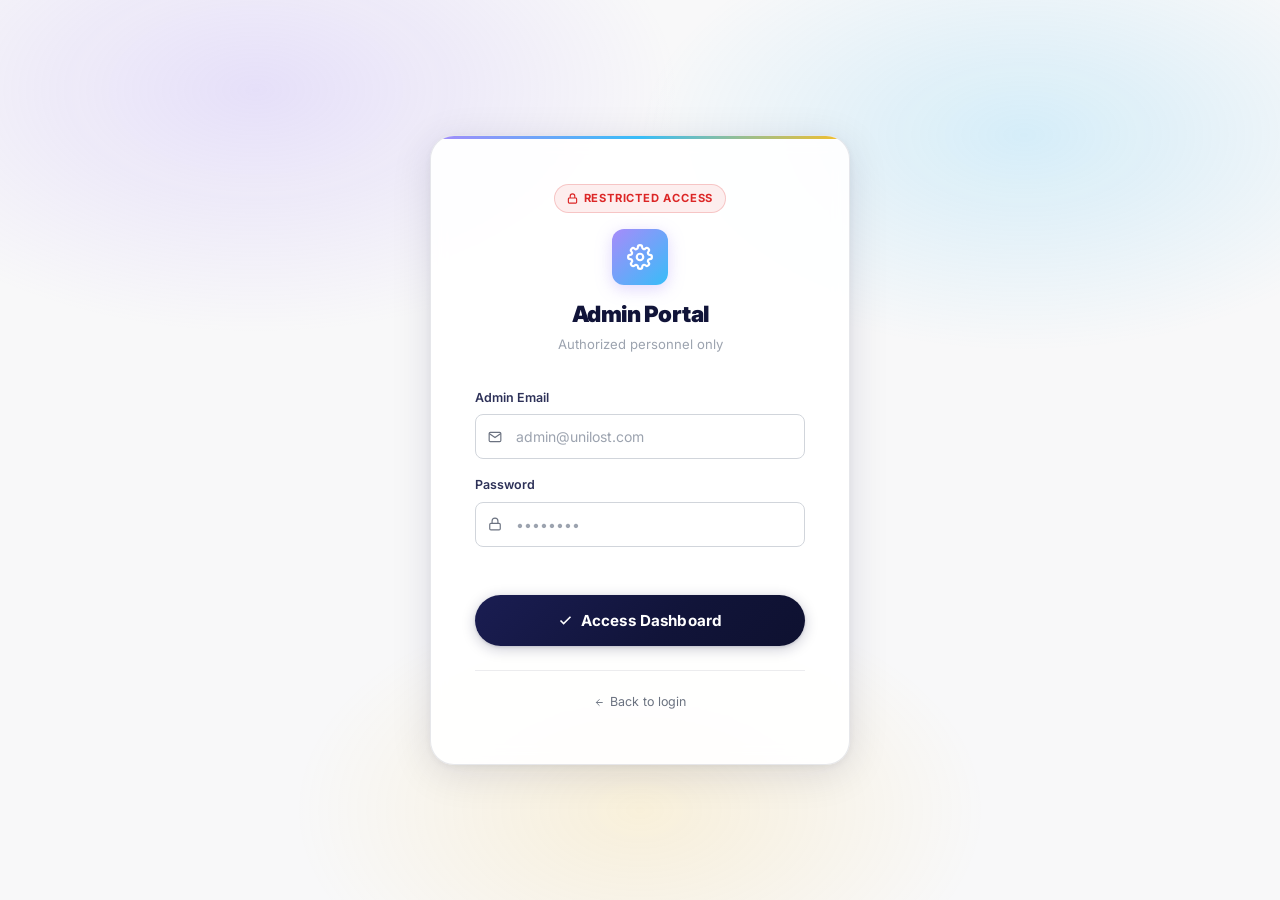
<file: src/main/resources/static/admin-login.html>
<!DOCTYPE html>
<html lang="en">
<head>
  <meta charset="UTF-8"><meta name="viewport" content="width=device-width, initial-scale=1.0">
  <title>UniLost — Admin Portal</title>
  <link href="https://cdn.jsdelivr.net/npm/bootstrap@5.3.3/dist/css/bootstrap.min.css" rel="stylesheet">
  <link href="css/style.css" rel="stylesheet">
  <style>
    body { background:var(--bg); min-height:100vh; display:flex; align-items:center; justify-content:center; overflow:hidden; }
    body::before {
      content:''; position:fixed; inset:0;
      background:
        radial-gradient(ellipse 55% 45% at 20% 10%, rgba(167,139,250,0.22) 0%, transparent 60%),
        radial-gradient(ellipse 50% 40% at 80% 15%, rgba(56,189,248,0.18)  0%, transparent 60%),
        radial-gradient(ellipse 45% 40% at 50% 90%, rgba(251,191,36,0.14)  0%, transparent 60%);
      pointer-events:none;
    }
    .al-card {
      background:rgba(255,255,255,0.92); border:1px solid rgba(17,20,57,0.10);
      border-radius:var(--r-2xl); padding:48px 44px;
      width:100%; max-width:420px; position:relative; z-index:2;
      box-shadow:0 8px 40px rgba(17,20,57,0.12), 0 2px 8px rgba(17,20,57,0.06);
      backdrop-filter:blur(8px); -webkit-backdrop-filter:blur(8px);
      overflow:hidden;
    }
    .al-card::before { content:''; position:absolute; top:0; left:0; right:0; height:3px; background:linear-gradient(135deg,#a78bfa,#38bdf8,#fbbf24); pointer-events:none; }
    .restricted-tag { display:inline-flex; align-items:center; gap:6px; background:rgba(220,38,38,.08); border:1px solid rgba(220,38,38,.2); color:#dc2626; font-size:.7rem; font-weight:700; padding:4px 12px; border-radius:99px; text-transform:uppercase; letter-spacing:.8px; }
  </style>
</head>
<body>
  <div class="al-card">
    <div style="text-align:center;margin-bottom:32px;position:relative;z-index:1;">
      <div class="restricted-tag" style="margin-bottom:16px;">
        <svg width="11" height="11" viewBox="0 0 24 24" fill="none" stroke="currentColor" stroke-width="2.5"><rect x="3" y="11" width="18" height="11" rx="2"/><path d="M7 11V7a5 5 0 0 1 10 0v4"/></svg>
        Restricted Access
      </div>
      <div style="width:56px;height:56px;background:linear-gradient(135deg,#a78bfa,#38bdf8);border-radius:var(--r-md);display:flex;align-items:center;justify-content:center;margin:0 auto 16px;box-shadow:0 4px 16px rgba(167,139,250,0.35);">
        <svg width="26" height="26" viewBox="0 0 24 24" fill="none" stroke="#ffffff" stroke-width="2"><circle cx="12" cy="12" r="3"/><path d="M19.4 15a1.65 1.65 0 0 0 .33 1.82l.06.06a2 2 0 0 1-2.83 2.83l-.06-.06a1.65 1.65 0 0 0-1.82-.33 1.65 1.65 0 0 0-1 1.51V21a2 2 0 0 1-4 0v-.09A1.65 1.65 0 0 0 9 19.4a1.65 1.65 0 0 0-1.82.33l-.06.06a2 2 0 0 1-2.83-2.83l.06-.06A1.65 1.65 0 0 0 4.68 15a1.65 1.65 0 0 0-1.51-1H3a2 2 0 0 1 0-4h.09A1.65 1.65 0 0 0 4.6 9a1.65 1.65 0 0 0-.33-1.82l-.06-.06a2 2 0 0 1 2.83-2.83l.06.06A1.65 1.65 0 0 0 9 4.68a1.65 1.65 0 0 0 1-1.51V3a2 2 0 0 1 4 0v.09a1.65 1.65 0 0 0 1 1.51 1.65 1.65 0 0 0 1.82-.33l.06-.06a2 2 0 0 1 2.83 2.83l-.06.06A1.65 1.65 0 0 0 19.4 9a1.65 1.65 0 0 0 1.51 1H21a2 2 0 0 1 0 4h-.09a1.65 1.65 0 0 0-1.51 1z"/></svg>
      </div>
      <h2 style="font-size:1.4rem;font-weight:900;letter-spacing:-.5px;margin:0 0 6px;color:var(--text);">Admin Portal</h2>
      <p style="color:var(--text-4);font-size:.82rem;margin:0;">Authorized personnel only</p>
    </div>

    <div id="adminLoginAlert" class="d-none" style="background:rgba(220,38,38,.08);border:1px solid rgba(220,38,38,.2);color:#dc2626;border-radius:var(--r-sm);padding:11px 14px;font-size:.83rem;margin-bottom:20px;position:relative;z-index:1;align-items:center;gap:8px;">
      <svg width="14" height="14" viewBox="0 0 24 24" fill="none" stroke="currentColor" stroke-width="2"><path d="M10.29 3.86L1.82 18a2 2 0 0 0 1.71 3h16.94a2 2 0 0 0 1.71-3L13.71 3.86a2 2 0 0 0-3.42 0z"/><line x1="12" y1="9" x2="12" y2="13"/><line x1="12" y1="17" x2="12.01" y2="17"/></svg>
      <span id="adminLoginMsg"></span>
    </div>

    <form id="adminLoginForm" novalidate style="position:relative;z-index:1;">
      <div class="mb-3">
        <label style="font-size:.78rem;font-weight:600;color:var(--text-2);margin-bottom:6px;display:block;">Admin Email</label>
        <div style="position:relative;">
          <span style="position:absolute;left:13px;top:50%;transform:translateY(-50%);color:var(--text-3);display:flex;">
            <svg width="14" height="14" viewBox="0 0 24 24" fill="none" stroke="currentColor" stroke-width="2"><path d="M4 4h16c1.1 0 2 .9 2 2v12c0 1.1-.9 2-2 2H4c-1.1 0-2-.9-2-2V6c0-1.1.9-2 2-2z"/><polyline points="22,6 12,13 2,6"/></svg>
          </span>
          <input type="email" class="form-control" id="adminEmail" required
                 placeholder="admin@unilost.com" style="padding-left:40px !important;" autocomplete="email">
        </div>
      </div>
      <div class="mb-5">
        <label style="font-size:.78rem;font-weight:600;color:var(--text-2);margin-bottom:6px;display:block;">Password</label>
        <div style="position:relative;">
          <span style="position:absolute;left:13px;top:50%;transform:translateY(-50%);color:var(--text-3);display:flex;">
            <svg width="14" height="14" viewBox="0 0 24 24" fill="none" stroke="currentColor" stroke-width="2"><rect x="3" y="11" width="18" height="11" rx="2"/><path d="M7 11V7a5 5 0 0 1 10 0v4"/></svg>
          </span>
          <input type="password" class="form-control" id="adminPassword" required
                 placeholder="••••••••" style="padding-left:40px !important;" autocomplete="current-password">
        </div>
      </div>
      <button type="submit" id="adminLoginBtn" class="btn-auth">
        <svg width="15" height="15" viewBox="0 0 24 24" fill="none" stroke="currentColor" stroke-width="2.5"><polyline points="20 6 9 17 4 12"/></svg>
        Access Dashboard
      </button>
    </form>

    <div style="text-align:center;margin-top:24px;padding-top:20px;border-top:1px solid var(--border);position:relative;z-index:1;">
      <a href="login.html?admin=1" style="color:var(--text-3);font-size:.78rem;display:inline-flex;align-items:center;gap:5px;">
        <svg width="11" height="11" viewBox="0 0 24 24" fill="none" stroke="currentColor" stroke-width="2"><line x1="19" y1="12" x2="5" y2="12"/><polyline points="12 19 5 12 12 5"/></svg>
        Back to login
      </a>
    </div>
  </div>

  <script src="https://cdn.jsdelivr.net/npm/bootstrap@5.3.3/dist/js/bootstrap.bundle.min.js"></script>
  <script src="js/common.js"></script>
  <script>
    document.getElementById("adminLoginForm").addEventListener("submit", async function(e) {
      e.preventDefault();
      const email=document.getElementById("adminEmail").value.trim();
      const password=document.getElementById("adminPassword").value;
      const alertBox=document.getElementById("adminLoginAlert");
      const alertMsg=document.getElementById("adminLoginMsg");
      const btn=document.getElementById("adminLoginBtn");
      alertBox.classList.add("d-none"); alertBox.style.display=""; btn.disabled=true;
      btn.innerHTML=`<svg width="15" height="15" viewBox="0 0 24 24" fill="none" stroke="currentColor" stroke-width="2" style="animation:spin .7s linear infinite"><polyline points="23 4 23 10 17 10"/><path d="M20.49 15a9 9 0 1 1-.08-4.43"/></svg> Verifying…`;
      try {
        const res=await fetch(`${API_BASE}/auth/admin-login`,{method:"POST",headers:{"Content-Type":"application/json"},body:JSON.stringify({email,password})});
        const data=await res.json();
        if(data.success && data.role==="ADMIN"){saveLoggedInUser(data);window.location.href="admin.html";}
        else{alertMsg.textContent=data.message||"Access denied.";alertBox.classList.remove("d-none");alertBox.style.display="flex";}
      } catch{alertMsg.textContent="Could not connect to server.";alertBox.classList.remove("d-none");alertBox.style.display="flex";}
      finally{btn.disabled=false;btn.innerHTML=`<svg width="15" height="15" viewBox="0 0 24 24" fill="none" stroke="currentColor" stroke-width="2.5"><polyline points="20 6 9 17 4 12"/></svg> Access Dashboard`;}
    });
  </script>
</body></html>
</file>
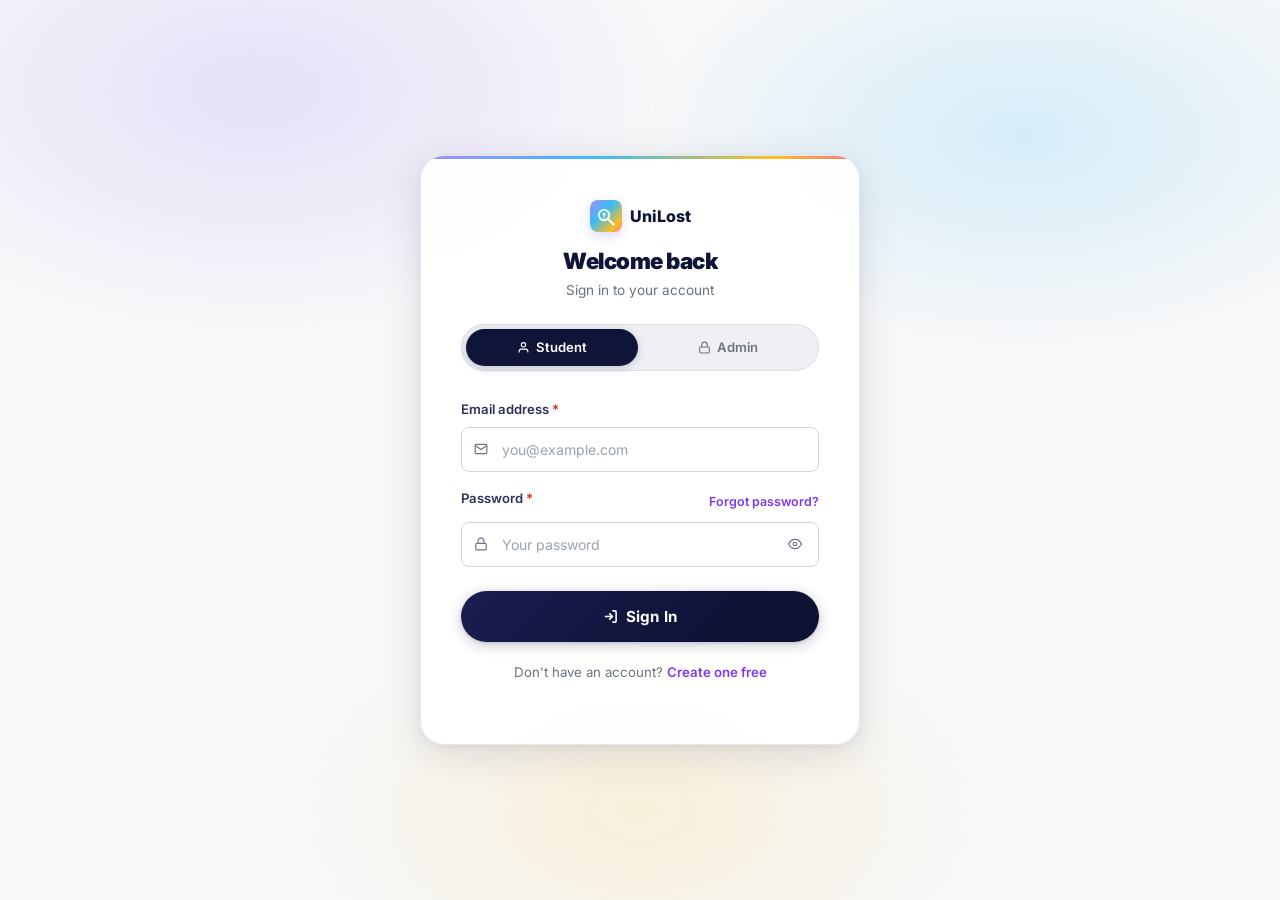
<file: src/main/resources/static/admin.html>
<!DOCTYPE html>
<html lang="en">
<head>
  <meta charset="UTF-8"><meta name="viewport" content="width=device-width, initial-scale=1.0">
  <title>UniLost — Admin</title>
  <link href="https://cdn.jsdelivr.net/npm/bootstrap@5.3.3/dist/css/bootstrap.min.css" rel="stylesheet">
  <link href="css/style.css" rel="stylesheet">
</head>
<body>
  <div class="admin-topbar">
    <div style="display:flex;align-items:center;gap:12px;">
      <span class="brand-mark" style="width:26px;height:26px;">
        <svg width="15" height="15" viewBox="0 0 20 20" fill="none"><circle cx="8.5" cy="8.5" r="5.5" stroke="#ffffff" stroke-width="2"/><circle cx="8.5" cy="7.5" r="1.6" fill="#ffffff"/><path d="M8.5 9.1 C7.2 10.8 8.5 12.5 8.5 12.5 C8.5 12.5 9.8 10.8 8.5 9.1Z" fill="#ffffff"/><line x1="13" y1="13" x2="18.5" y2="18.5" stroke="#ffffff" stroke-width="2.2" stroke-linecap="round"/></svg>
      </span>
      <span style="font-weight:800;font-size:.95rem;color:var(--text);">UniLost Admin</span>
      <span class="live-dot"></span>
    </div>
    <div style="display:flex;align-items:center;gap:14px;">
      <a href="index.html" style="font-size:.78rem;color:var(--text-3);display:inline-flex;align-items:center;gap:5px;">
        <svg width="12" height="12" viewBox="0 0 24 24" fill="none" stroke="currentColor" stroke-width="2"><line x1="19" y1="12" x2="5" y2="12"/><polyline points="12 19 5 12 12 5"/></svg>
        Student Portal
      </a>
      <button onclick="logoutUser()" style="background:rgba(255,255,255,.05);border:1px solid var(--border);color:var(--text-3);font-size:.78rem;padding:5px 13px;border-radius:var(--r-xs);cursor:pointer;display:inline-flex;align-items:center;gap:5px;">
        <svg width="12" height="12" viewBox="0 0 24 24" fill="none" stroke="currentColor" stroke-width="2"><path d="M9 21H5a2 2 0 0 1-2-2V5a2 2 0 0 1 2-2h4"/><polyline points="16 17 21 12 16 7"/><line x1="21" y1="12" x2="9" y2="12"/></svg>
        Logout
      </button>
    </div>
  </div>

  <div class="admin-body">
    <!-- Sidebar -->
    <div class="admin-sidebar">
      <div class="admin-nav-section">Overview</div>
      <button class="admin-nav-item active" onclick="showTab('dashboard')">
        <span class="admin-nav-icon"><svg width="15" height="15" viewBox="0 0 24 24" fill="none" stroke="currentColor" stroke-width="2"><line x1="18" y1="20" x2="18" y2="10"/><line x1="12" y1="20" x2="12" y2="4"/><line x1="6" y1="20" x2="6" y2="14"/></svg></span>Dashboard
      </button>
      <div class="admin-nav-section" style="margin-top:8px;">Manage</div>
      <button class="admin-nav-item" onclick="showTab('users')">
        <span class="admin-nav-icon"><svg width="15" height="15" viewBox="0 0 24 24" fill="none" stroke="currentColor" stroke-width="2"><path d="M17 21v-2a4 4 0 0 0-4-4H5a4 4 0 0 0-4 4v2"/><circle cx="9" cy="7" r="4"/><path d="M23 21v-2a4 4 0 0 0-3-3.87"/><path d="M16 3.13a4 4 0 0 1 0 7.75"/></svg></span>Users
      </button>
      <button class="admin-nav-item" onclick="showTab('lost')">
        <span class="admin-nav-icon"><svg width="15" height="15" viewBox="0 0 24 24" fill="none" stroke="currentColor" stroke-width="2"><path d="M16 4h2a2 2 0 0 1 2 2v14a2 2 0 0 1-2 2H6a2 2 0 0 1-2-2V6a2 2 0 0 1 2-2h2"/><rect x="8" y="2" width="8" height="4" rx="1"/></svg></span>Lost Items
      </button>
      <button class="admin-nav-item" onclick="showTab('found')">
        <span class="admin-nav-icon"><svg width="15" height="15" viewBox="0 0 24 24" fill="none" stroke="currentColor" stroke-width="2"><polyline points="20 6 9 17 4 12"/></svg></span>Found Items
      </button>
      <button class="admin-nav-item" onclick="showTab('claims')">
        <span class="admin-nav-icon"><svg width="15" height="15" viewBox="0 0 24 24" fill="none" stroke="currentColor" stroke-width="2"><polyline points="22 12 16 12 14 15 10 15 8 12 2 12"/><path d="M5.45 5.11L2 12v6a2 2 0 0 0 2 2h16a2 2 0 0 0 2-2v-6l-3.45-6.89A2 2 0 0 0 16.76 4H7.24a2 2 0 0 0-1.79 1.11z"/></svg></span>Claims
      </button>
      <button class="admin-nav-item" onclick="showTab('matches')">
        <span class="admin-nav-icon"><svg width="15" height="15" viewBox="0 0 24 24" fill="none" stroke="currentColor" stroke-width="2"><rect x="4" y="4" width="16" height="16" rx="2"/><rect x="9" y="9" width="6" height="6"/></svg></span>AI Matches
      </button>
    </div>

    <!-- Main -->
    <div class="admin-main">
      <!-- Dashboard -->
      <div class="tab-panel active" id="tab-dashboard">
        <div class="admin-page-header">
          <div><div class="admin-page-title">Dashboard</div><div class="admin-page-sub">Platform overview</div></div>
          <button class="btn-uni-primary btn btn-sm px-4" onclick="loadStats()" style="display:inline-flex;align-items:center;gap:6px;">
            <svg width="13" height="13" viewBox="0 0 24 24" fill="none" stroke="currentColor" stroke-width="2.5"><polyline points="23 4 23 10 17 10"/><polyline points="1 20 1 14 7 14"/><path d="M3.51 9a9 9 0 0 1 14.85-3.36L23 10M1 14l4.64 4.36A9 9 0 0 0 20.49 15"/></svg>
            Refresh
          </button>
        </div>
        <div class="row g-4 mb-5">
          <div class="col-lg-2 col-md-4 col-6"><div class="admin-stat-card"><div class="icon-wrap"><svg width="16" height="16" viewBox="0 0 24 24" fill="none" stroke="currentColor" stroke-width="2"><path d="M17 21v-2a4 4 0 0 0-4-4H5a4 4 0 0 0-4 4v2"/><circle cx="9" cy="7" r="4"/></svg></div><div class="num" id="statUsers">—</div><div class="label">Users</div></div></div>
          <div class="col-lg-2 col-md-4 col-6"><div class="admin-stat-card"><div class="icon-wrap"><svg width="16" height="16" viewBox="0 0 24 24" fill="none" stroke="currentColor" stroke-width="2"><path d="M16 4h2a2 2 0 0 1 2 2v14a2 2 0 0 1-2 2H6a2 2 0 0 1-2-2V6a2 2 0 0 1 2-2h2"/><rect x="8" y="2" width="8" height="4" rx="1"/></svg></div><div class="num" id="statLost">—</div><div class="label">Lost Items</div></div></div>
          <div class="col-lg-2 col-md-4 col-6"><div class="admin-stat-card"><div class="icon-wrap"><svg width="16" height="16" viewBox="0 0 24 24" fill="none" stroke="currentColor" stroke-width="2"><polyline points="20 6 9 17 4 12"/></svg></div><div class="num" id="statFound">—</div><div class="label">Found Items</div></div></div>
          <div class="col-lg-2 col-md-4 col-6"><div class="admin-stat-card"><div class="icon-wrap"><svg width="16" height="16" viewBox="0 0 24 24" fill="none" stroke="currentColor" stroke-width="2"><path d="M22 11.08V12a10 10 0 1 1-5.93-9.14"/><polyline points="22 4 12 14.01 9 11.01"/></svg></div><div class="num" id="statRecovered">—</div><div class="label">Recovered</div></div></div>
          <div class="col-lg-2 col-md-4 col-6"><div class="admin-stat-card"><div class="icon-wrap"><svg width="16" height="16" viewBox="0 0 24 24" fill="none" stroke="currentColor" stroke-width="2"><rect x="4" y="4" width="16" height="16" rx="2"/><rect x="9" y="9" width="6" height="6"/></svg></div><div class="num" id="statMatches">—</div><div class="label">AI Matches</div></div></div>
          <div class="col-lg-2 col-md-4 col-6"><div class="admin-stat-card" style="border-color:rgba(255,196,0,.2);"><div class="icon-wrap" style="background:rgba(255,196,0,.1);border-color:rgba(255,196,0,.2);color:#ffc400;"><svg width="16" height="16" viewBox="0 0 24 24" fill="none" stroke="currentColor" stroke-width="2"><circle cx="12" cy="12" r="10"/><polyline points="12 6 12 12 16 14"/></svg></div><div class="num" id="statClaims" style="color:var(--warning);">—</div><div class="label">Pending Claims</div></div></div>
        </div>
        <div class="row g-3">
          <div class="col-md-3"><button class="btn-uni-primary btn w-100" onclick="showTab('users')" style="justify-content:center;">Manage Users</button></div>
          <div class="col-md-3"><button class="btn-outline-green btn w-100" onclick="showTab('claims')" style="justify-content:center;">Review Claims</button></div>
          <div class="col-md-3"><button class="btn-outline-green btn w-100" onclick="showTab('matches')" style="justify-content:center;">AI Matches</button></div>
          <div class="col-md-3"><button onclick="generateAndReload()" style="background:rgba(124,58,237,.08);border:1px solid rgba(124,58,237,.18);color:#7c3aed;font-size:.875rem;padding:10px;border-radius:var(--r-sm);cursor:pointer;width:100%;font-weight:600;display:inline-flex;align-items:center;justify-content:center;gap:6px;"><svg width="14" height="14" viewBox="0 0 24 24" fill="none" stroke="currentColor" stroke-width="2.5"><polygon points="13 2 3 14 12 14 11 22 21 10 12 10 13 2"/></svg>Run AI Matching</button></div>
        </div>
      </div>

      <!-- Users -->
      <div class="tab-panel" id="tab-users">
        <div class="admin-page-header"><div><div class="admin-page-title">Users</div><div class="admin-page-sub">All registered accounts</div></div></div>
        <div style="overflow-x:auto;"><table class="admin-table"><thead><tr><th>ID</th><th>Name</th><th>Email</th><th>College</th><th>Role</th><th>Action</th></tr></thead><tbody id="usersTableBody"><tr><td colspan="6" style="text-align:center;padding:32px;color:var(--text-4);">Loading…</td></tr></tbody></table></div>
      </div>

      <!-- Lost Items -->
      <div class="tab-panel" id="tab-lost">
        <div class="admin-page-header"><div><div class="admin-page-title">Lost Items</div><div class="admin-page-sub">All lost item reports</div></div></div>
        <div style="overflow-x:auto;"><table class="admin-table"><thead><tr><th>ID</th><th>Item</th><th>Category</th><th>Color</th><th>Location</th><th>Date</th><th>Status</th><th>Actions</th></tr></thead><tbody id="lostTableBody"><tr><td colspan="8" style="text-align:center;padding:32px;color:var(--text-4);">Loading…</td></tr></tbody></table></div>
      </div>

      <!-- Found Items -->
      <div class="tab-panel" id="tab-found">
        <div class="admin-page-header"><div><div class="admin-page-title">Found Items</div><div class="admin-page-sub">All found item reports</div></div></div>
        <div style="overflow-x:auto;"><table class="admin-table"><thead><tr><th>ID</th><th>Item</th><th>Category</th><th>Color</th><th>Location</th><th>Date</th><th>Status</th><th>Actions</th></tr></thead><tbody id="foundTableBody"><tr><td colspan="8" style="text-align:center;padding:32px;color:var(--text-4);">Loading…</td></tr></tbody></table></div>
      </div>

      <!-- Claims -->
      <div class="tab-panel" id="tab-claims">
        <div class="admin-page-header"><div><div class="admin-page-title">Claim Requests</div><div class="admin-page-sub">Students claiming found items</div></div></div>
        <div style="overflow-x:auto;"><table class="admin-table"><thead><tr><th>ID</th><th>Found Item</th><th>Claimant ID</th><th>Reason</th><th>Status</th></tr></thead><tbody id="claimsTableBody"><tr><td colspan="5" style="text-align:center;padding:32px;color:var(--text-4);">Loading…</td></tr></tbody></table></div>
      </div>

      <!-- AI Matches -->
      <div class="tab-panel" id="tab-matches">
        <div class="admin-page-header">
          <div><div class="admin-page-title">AI Matches</div><div class="admin-page-sub">Generated matches between items</div></div>
          <button class="btn-uni-primary btn btn-sm px-4" onclick="generateAndReload()" style="display:inline-flex;align-items:center;gap:6px;">
            <svg width="13" height="13" viewBox="0 0 24 24" fill="none" stroke="currentColor" stroke-width="2.5"><polygon points="13 2 3 14 12 14 11 22 21 10 12 10 13 2"/></svg>
            Generate New Matches
          </button>
        </div>
        <div style="overflow-x:auto;"><table class="admin-table"><thead><tr><th>ID</th><th>Lost</th><th>Found</th><th>Image</th><th>Cat</th><th>Text</th><th>Loc</th><th>Score</th><th>Confidence</th><th>Status</th><th>Reasons</th></tr></thead><tbody id="matchesTableBody"><tr><td colspan="11" style="text-align:center;padding:32px;color:var(--text-4);">Click AI Matches in the sidebar to load.</td></tr></tbody></table></div>
      </div>
    </div>
  </div>

  <script src="https://cdn.jsdelivr.net/npm/bootstrap@5.3.3/dist/js/bootstrap.bundle.min.js"></script>
  <script src="js/common.js"></script><script src="js/admin.js"></script>
</body></html>
</file>
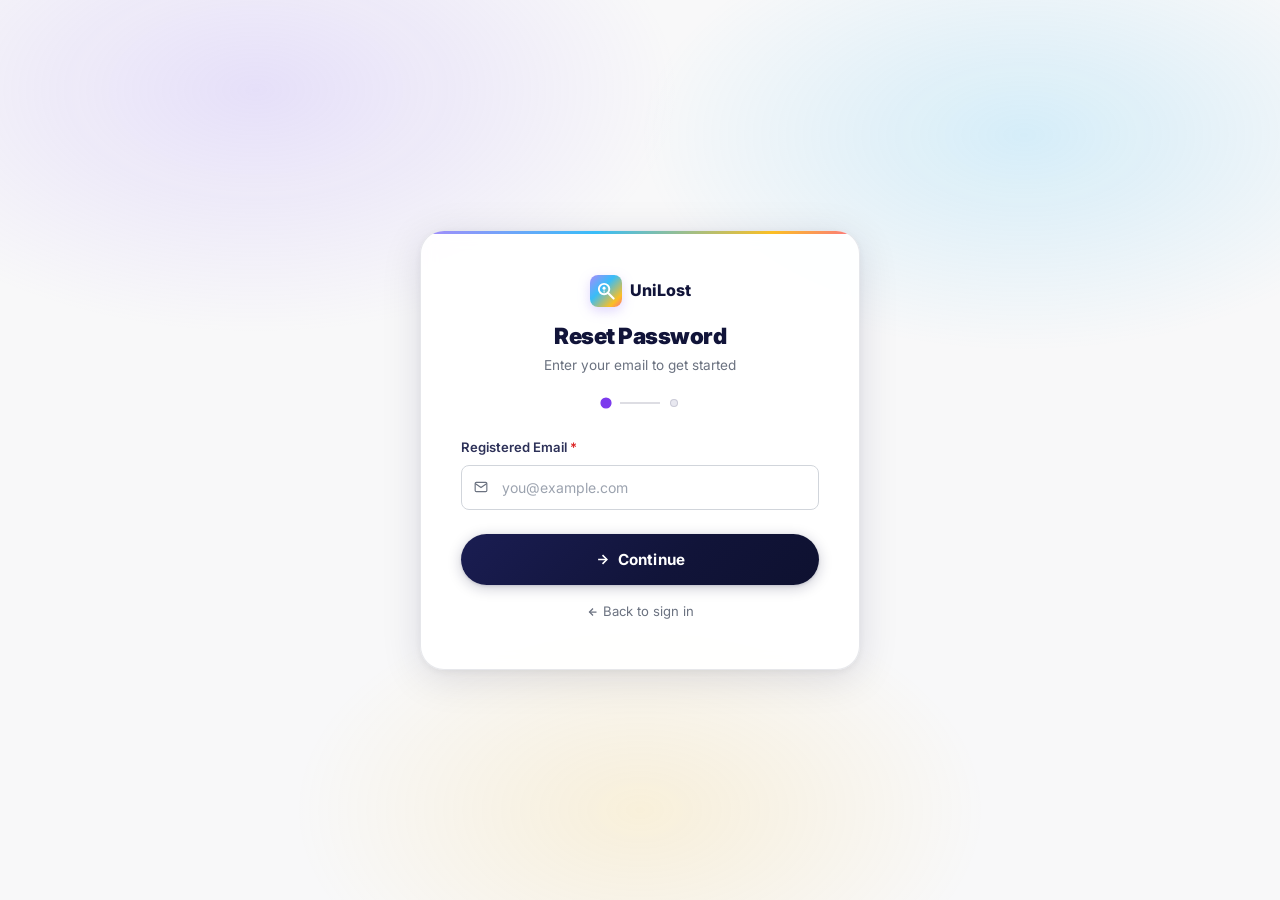
<file: src/main/resources/static/forgot-password.html>
<!DOCTYPE html>
<html lang="en">
<head>
  <meta charset="UTF-8">
  <meta name="viewport" content="width=device-width, initial-scale=1.0">
  <title>UniLost — Reset Password</title>
  <link href="https://cdn.jsdelivr.net/npm/bootstrap@5.3.3/dist/css/bootstrap.min.css" rel="stylesheet">
  <link href="css/style.css" rel="stylesheet">
</head>
<body>

  <div class="auth-blob auth-blob-1" aria-hidden="true"></div>
  <div class="auth-blob auth-blob-2" aria-hidden="true"></div>
  <div class="auth-blob auth-blob-3" aria-hidden="true"></div>

  <div class="auth-wrap">
    <div class="auth-card" role="main">

      <!-- Logo -->
      <div style="text-align:center;margin-bottom:22px;">
        <a href="index.html" style="display:inline-flex;align-items:center;gap:8px;text-decoration:none;margin-bottom:16px;">
          <span class="brand-mark">
            <svg width="19" height="19" viewBox="0 0 20 20" fill="none">
              <circle cx="8.5" cy="8.5" r="5.5" stroke="#fff" stroke-width="2"/>
              <circle cx="8.5" cy="7.5" r="1.6" fill="#fff"/>
              <path d="M8.5 9.1C7.2 10.8 8.5 12.5 8.5 12.5C8.5 12.5 9.8 10.8 8.5 9.1Z" fill="#fff"/>
              <line x1="13" y1="13" x2="18.5" y2="18.5" stroke="#fff" stroke-width="2.2" stroke-linecap="round"/>
            </svg>
          </span>
          <span style="font-weight:800;font-size:1rem;color:var(--text);">UniLost</span>
        </a>
        <h1 style="font-size:1.4rem;font-weight:900;letter-spacing:-.5px;margin:0 0 5px;color:var(--text);">Reset Password</h1>
        <p style="color:var(--text-3);font-size:.85rem;margin:0;">Enter your email to get started</p>
      </div>

      <!-- Step indicator: 2 steps -->
      <div class="step-indicator" id="fpStepIndicator" aria-label="Reset progress">
        <div class="step-dot active" id="fpDot1"></div>
        <div class="step-line"       id="fpLine1"></div>
        <div class="step-dot"        id="fpDot2"></div>
      </div>

      <!-- Alert box -->
      <div class="auth-alert" id="fpAlert" role="alert">
        <svg width="14" height="14" viewBox="0 0 24 24" fill="none" stroke="currentColor" stroke-width="2"><circle cx="12" cy="12" r="10"/><line x1="12" y1="16" x2="12" y2="12"/><line x1="12" y1="8" x2="12.01" y2="8"/></svg>
        <span id="fpAlertMsg"></span>
      </div>

      <!-- ── STEP 1: Enter email ─────────────────────── -->
      <div class="step-panel active" id="fpStep1">
        <form id="fpStep1Form" novalidate>
          <div class="mb-4">
            <label class="form-label" for="fpEmail">Registered Email <span style="color:var(--danger)">*</span></label>
            <div class="input-icon-wrap">
              <span class="field-icon">
                <svg width="14" height="14" viewBox="0 0 24 24" fill="none" stroke="currentColor" stroke-width="2"><path d="M4 4h16c1.1 0 2 .9 2 2v12c0 1.1-.9 2-2 2H4c-1.1 0-2-.9-2-2V6c0-1.1.9-2 2-2z"/><polyline points="22,6 12,13 2,6"/></svg>
              </span>
              <input type="email" class="form-control" id="fpEmail"
                     required placeholder="you@example.com" autocomplete="email">
              <div class="invalid-feedback">Please enter a valid email.</div>
            </div>
          </div>
          <button type="submit" class="btn-auth" id="fpSendOtpBtn">
            <svg width="15" height="15" viewBox="0 0 24 24" fill="none" stroke="currentColor" stroke-width="2.5"><path d="M5 12h14"/><path d="M12 5l7 7-7 7"/></svg>
            Continue
          </button>
        </form>

        <div style="text-align:center;margin-top:16px;">
          <a href="login.html" class="back-link">
            <svg width="12" height="12" viewBox="0 0 24 24" fill="none" stroke="currentColor" stroke-width="2.5"><line x1="19" y1="12" x2="5" y2="12"/><polyline points="12 19 5 12 12 5"/></svg>
            Back to sign in
          </a>
        </div>
      </div>

      <!-- ── STEP 2: Set new password ───────────────── -->
      <div class="step-panel" id="fpStep2">
        <form id="fpStep2Form" novalidate>

          <div class="mb-3">
            <label class="form-label" for="fpNewPwd">New Password <span style="color:var(--danger)">*</span></label>
            <div class="input-icon-wrap">
              <span class="field-icon">
                <svg width="14" height="14" viewBox="0 0 24 24" fill="none" stroke="currentColor" stroke-width="2"><rect x="3" y="11" width="18" height="11" rx="2"/><path d="M7 11V7a5 5 0 0 1 10 0v4"/></svg>
              </span>
              <input type="password" class="form-control" id="fpNewPwd"
                     required minlength="6" maxlength="128"
                     placeholder="Min. 6 characters" autocomplete="new-password"
                     style="padding-right:42px !important;">
              <button type="button" class="toggle-pwd" onclick="togglePwd('fpNewPwd',this)" aria-label="Toggle">
                <svg class="eye-icon" width="14" height="14" viewBox="0 0 24 24" fill="none" stroke="currentColor" stroke-width="2"><path d="M1 12s4-8 11-8 11 8 11 8-4 8-11 8-11-8-11-8z"/><circle cx="12" cy="12" r="3"/></svg>
              </button>
              <div class="invalid-feedback">Min. 6 characters.</div>
            </div>
            <div class="pwd-strength-bar"><div class="pwd-strength-fill" id="fpPwdFill"></div></div>
            <div class="pwd-strength-label" id="fpPwdLabel" style="color:var(--text-4);"></div>
          </div>

          <div class="mb-4">
            <label class="form-label" for="fpConfirmPwd">Confirm Password <span style="color:var(--danger)">*</span></label>
            <div class="input-icon-wrap">
              <span class="field-icon">
                <svg width="14" height="14" viewBox="0 0 24 24" fill="none" stroke="currentColor" stroke-width="2"><rect x="3" y="11" width="18" height="11" rx="2"/><path d="M7 11V7a5 5 0 0 1 10 0v4"/></svg>
              </span>
              <input type="password" class="form-control" id="fpConfirmPwd"
                     required minlength="6" maxlength="128"
                     placeholder="Re-enter new password" autocomplete="new-password"
                     style="padding-right:42px !important;">
              <button type="button" class="toggle-pwd" onclick="togglePwd('fpConfirmPwd',this)" aria-label="Toggle">
                <svg class="eye-icon" width="14" height="14" viewBox="0 0 24 24" fill="none" stroke="currentColor" stroke-width="2"><path d="M1 12s4-8 11-8 11 8 11 8-4 8-11 8-11-8-11-8z"/><circle cx="12" cy="12" r="3"/></svg>
              </button>
              <div class="invalid-feedback" id="fpConfirmFeedback">Passwords do not match.</div>
            </div>
          </div>

          <button type="submit" class="btn-auth" id="fpResetBtn">
            <svg width="15" height="15" viewBox="0 0 24 24" fill="none" stroke="currentColor" stroke-width="2.5"><polyline points="20 6 9 17 4 12"/></svg>
            Set New Password
          </button>
        </form>

        <div style="text-align:center;margin-top:14px;">
          <button class="back-link" onclick="fpGoToStep1()">
            <svg width="12" height="12" viewBox="0 0 24 24" fill="none" stroke="currentColor" stroke-width="2.5"><line x1="19" y1="12" x2="5" y2="12"/><polyline points="12 19 5 12 12 5"/></svg>
            Change email
          </button>
        </div>
      </div>

      <!-- ── STEP 3: Success ────────────────────────── -->
      <div class="step-panel" id="fpStep3">
        <div style="text-align:center;padding:16px 0;">
          <div class="success-icon">
            <svg width="30" height="30" viewBox="0 0 24 24" fill="none" stroke="#059669" stroke-width="2.5" stroke-linecap="round"><polyline points="20 6 9 17 4 12"/></svg>
          </div>
          <h2 style="font-size:1.2rem;font-weight:800;color:var(--text);margin-bottom:8px;">Password Reset!</h2>
          <p style="color:var(--text-3);font-size:.875rem;margin-bottom:24px;">Your password has been updated. You can now sign in with your new password.</p>
          <a href="login.html" class="btn-auth" style="text-decoration:none;">
            <svg width="14" height="14" viewBox="0 0 24 24" fill="none" stroke="currentColor" stroke-width="2.5"><path d="M15 3h4a2 2 0 0 1 2 2v14a2 2 0 0 1-2 2h-4"/><polyline points="10 17 15 12 10 7"/><line x1="15" y1="12" x2="3" y2="12"/></svg>
            Sign In Now
          </a>
        </div>
      </div>

    </div>
  </div>

  <script src="https://cdn.jsdelivr.net/npm/bootstrap@5.3.3/dist/js/bootstrap.bundle.min.js"></script>
  <script src="js/common.js"></script>
  <script src="js/auth.js"></script>
</body>
</html>
</file>
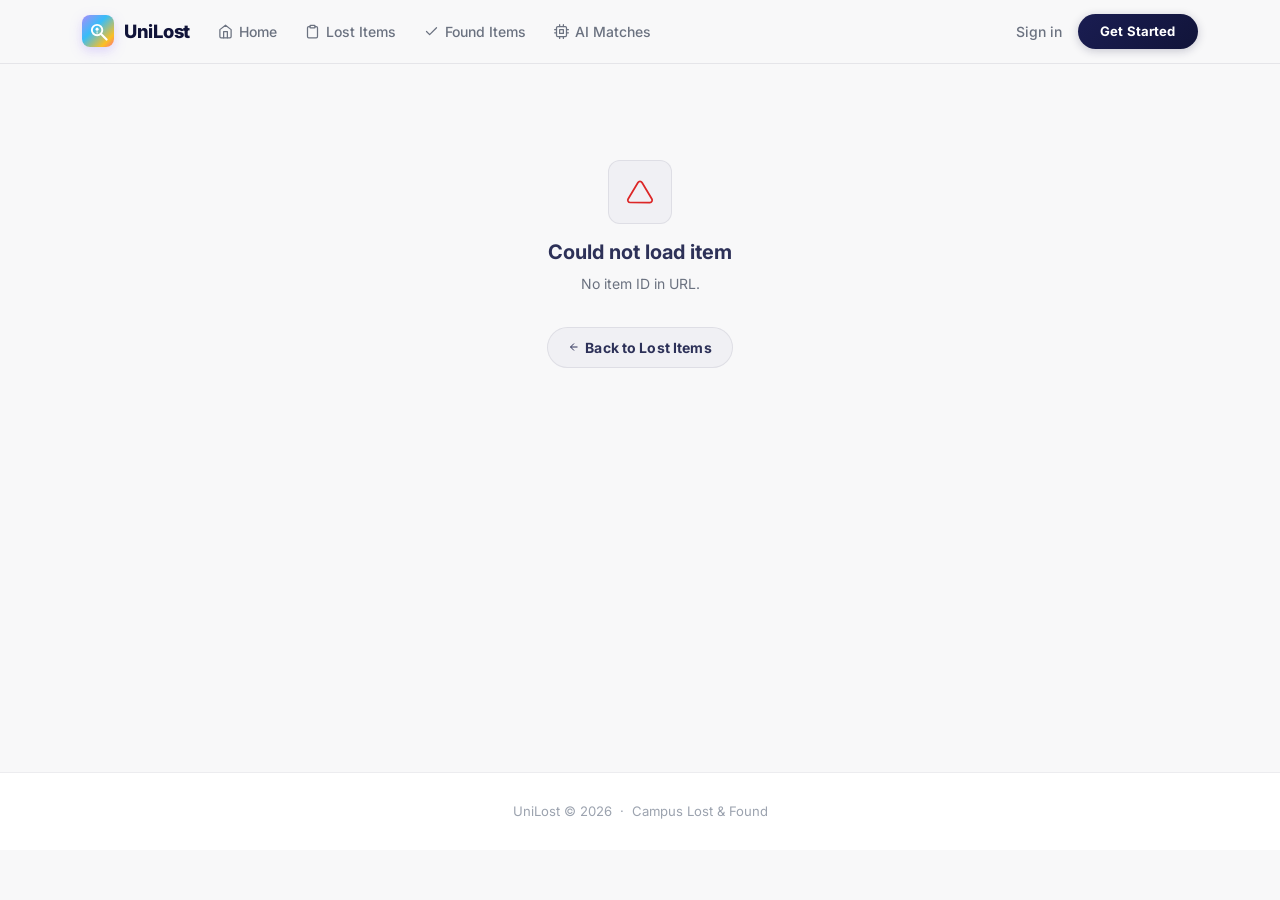
<file: src/main/resources/static/item-details.html>
<!DOCTYPE html>
<html lang="en">
<head>
  <meta charset="UTF-8"><meta name="viewport" content="width=device-width, initial-scale=1.0">
  <title>UniLost — Item Details</title>
  <link href="https://cdn.jsdelivr.net/npm/bootstrap@5.3.3/dist/css/bootstrap.min.css" rel="stylesheet">
  <link href="css/style.css" rel="stylesheet">
</head>
<body>
  <div id="navbarPlaceholder"></div>
  <script>window.ACTIVE_NAV="";</script>
  <div class="container page-wrapper" id="detailsRoot">
    <div class="state-container" style="min-height:60vh;">
      <div class="spinner-uni"></div>
      <p style="color:var(--text-4);font-size:.85rem;margin-top:8px;">Loading item…</p>
    </div>
  </div>

  <!-- Claim Modal -->
  <div class="modal fade" id="claimModal" tabindex="-1">
    <div class="modal-dialog">
      <div class="modal-content" style="background:var(--bg-1);border:1px solid var(--border-2);border-radius:var(--r-xl);">
        <div class="modal-header" style="border-bottom:1px solid var(--border);padding:18px 24px;">
          <h5 class="modal-title" style="font-weight:800;font-size:.95rem;color:var(--text);display:flex;align-items:center;gap:8px;">
            <svg width="16" height="16" viewBox="0 0 24 24" fill="none" stroke="var(--green)" stroke-width="2"><path d="M20 21v-2a4 4 0 0 0-4-4H8a4 4 0 0 0-4 4v2"/><circle cx="12" cy="7" r="4"/></svg>
            Claim This Item
          </h5>
          <button type="button" class="btn-close" data-bs-dismiss="modal"></button>
        </div>
        <div class="modal-body" style="padding:22px 24px;">
          <div id="claimAlert" class="alert d-none" style="border-radius:var(--r-sm);font-size:.85rem;"></div>
          <p style="color:var(--text-3);font-size:.83rem;margin-bottom:18px;">Convince the finder this item belongs to you. Be specific and honest.</p>
          <form id="claimForm" novalidate>
            <div class="mb-3">
              <label class="form-label">Why is this your item? <span style="color:var(--danger)">*</span></label>
              <textarea class="form-control" id="claimReason" rows="2" maxlength="500" required placeholder="Describe when, where and how you lost it…"></textarea>
              <div class="invalid-feedback">Required.</div>
            </div>
            <div class="mb-3">
              <label class="form-label">Unique identifying detail <span style="color:var(--danger)">*</span></label>
              <textarea class="form-control" id="claimDetail" rows="2" maxlength="500" required placeholder="Sticker, scratch, serial number, contents…"></textarea>
              <div class="invalid-feedback">Required.</div>
            </div>
            <div class="mb-4">
              <label class="form-label">Where did you lose it? <span style="color:var(--danger)">*</span></label>
              <input type="text" class="form-control" id="claimLocation" required placeholder="e.g. Library, 2nd floor">
              <div class="invalid-feedback">Required.</div>
            </div>
            <button type="submit" class="btn-uni-primary btn w-100 py-2" style="justify-content:center;">Submit Claim Request</button>
          </form>
        </div>
      </div>
    </div>
  </div>

  <footer>UniLost &copy; 2026 &nbsp;·&nbsp; Campus Lost &amp; Found</footer>
  <script src="https://cdn.jsdelivr.net/npm/bootstrap@5.3.3/dist/js/bootstrap.bundle.min.js"></script>
  <script src="js/common.js"></script><script src="js/item-details.js"></script>
</body></html>
</file>
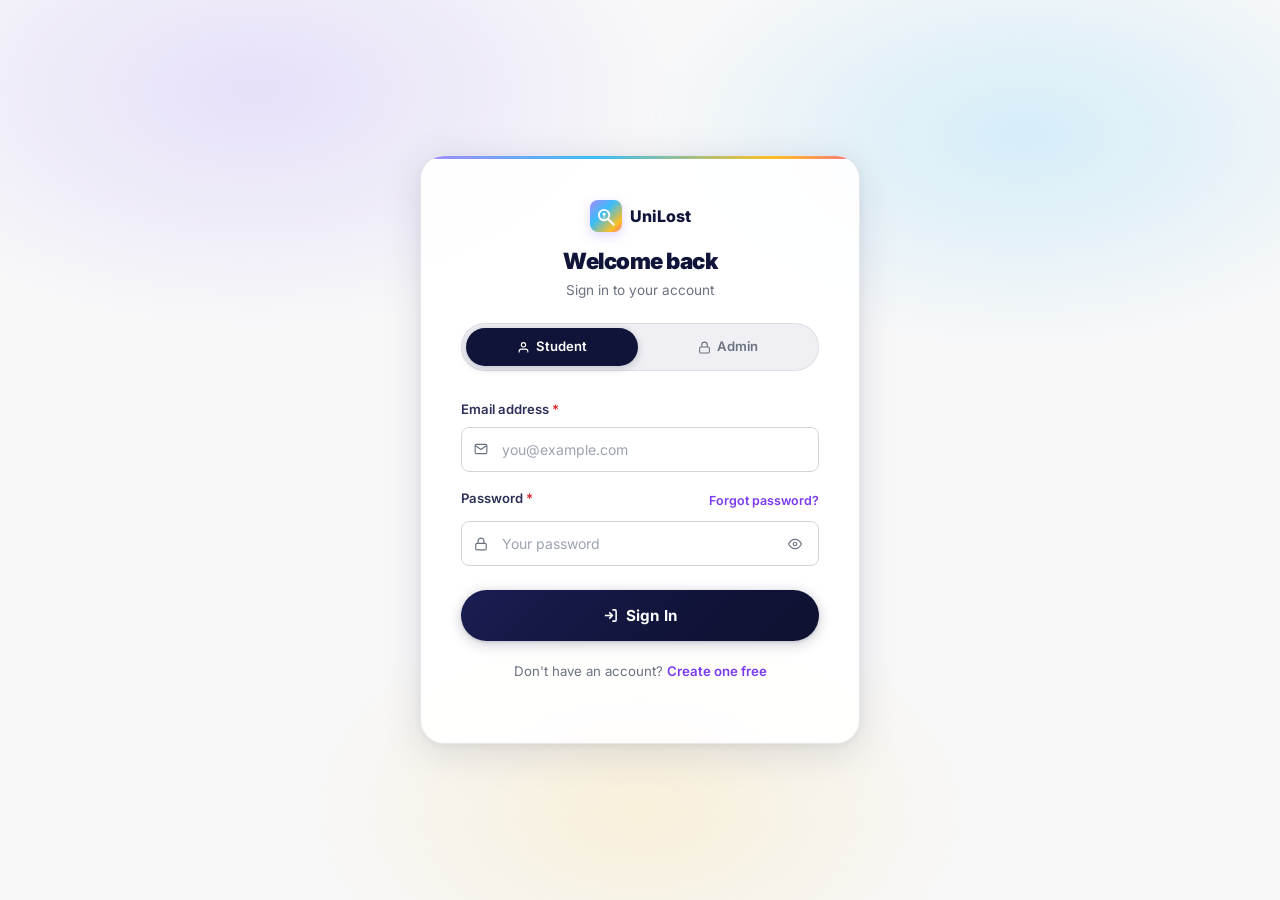
<file: src/main/resources/static/login.html>
<!DOCTYPE html>
<html lang="en">
<head>
  <meta charset="UTF-8">
  <meta name="viewport" content="width=device-width, initial-scale=1.0">
  <title>UniLost — Sign In</title>
  <link href="https://cdn.jsdelivr.net/npm/bootstrap@5.3.3/dist/css/bootstrap.min.css" rel="stylesheet">
  <link href="css/style.css" rel="stylesheet">
  <style>
    /* Tab switcher */
    .login-tabs {
      display: flex;
      background: var(--bg-2);
      border: 1px solid var(--border);
      border-radius: 9999px;
      padding: 4px;
      margin-bottom: 26px;
      gap: 4px;
    }
    .login-tab {
      flex: 1;
      background: none;
      border: none;
      border-radius: 9999px;
      padding: 8px 0;
      font-size: .82rem;
      font-weight: 600;
      color: var(--text-3);
      cursor: pointer;
      font-family: var(--font);
      transition: all .18s;
      display: flex;
      align-items: center;
      justify-content: center;
      gap: 6px;
    }
    .login-tab.active {
      background: var(--text);
      color: #fff;
      box-shadow: 0 2px 8px rgba(17,20,57,0.22);
    }

    /* Panel visibility */
    .login-panel { display: none; }
    .login-panel.active {
      display: block;
      animation: stepIn .28s cubic-bezier(.34,1.56,.64,1) both;
    }

    /* Admin panel accent */
    .admin-badge {
      display: inline-flex;
      align-items: center;
      gap: 5px;
      background: rgba(220,38,38,.07);
      border: 1px solid rgba(220,38,38,.18);
      color: #dc2626;
      font-size: .68rem;
      font-weight: 700;
      padding: 3px 10px;
      border-radius: 99px;
      text-transform: uppercase;
      letter-spacing: .6px;
      margin-bottom: 16px;
    }
  </style>
</head>
<body>

  <!-- Animated blobs -->
  <div class="auth-blob auth-blob-1" aria-hidden="true"></div>
  <div class="auth-blob auth-blob-2" aria-hidden="true"></div>
  <div class="auth-blob auth-blob-3" aria-hidden="true"></div>

  <div class="auth-wrap">
    <div class="auth-card" role="main">

      <!-- Logo -->
      <div style="text-align:center;margin-bottom:22px;">
        <a href="index.html" style="display:inline-flex;align-items:center;gap:8px;text-decoration:none;margin-bottom:16px;">
          <span class="brand-mark">
            <svg width="19" height="19" viewBox="0 0 20 20" fill="none">
              <circle cx="8.5" cy="8.5" r="5.5" stroke="#fff" stroke-width="2"/>
              <circle cx="8.5" cy="7.5" r="1.6" fill="#fff"/>
              <path d="M8.5 9.1C7.2 10.8 8.5 12.5 8.5 12.5C8.5 12.5 9.8 10.8 8.5 9.1Z" fill="#fff"/>
              <line x1="13" y1="13" x2="18.5" y2="18.5" stroke="#fff" stroke-width="2.2" stroke-linecap="round"/>
            </svg>
          </span>
          <span style="font-weight:800;font-size:1rem;color:var(--text);">UniLost</span>
        </a>
        <h1 style="font-size:1.4rem;font-weight:900;letter-spacing:-.5px;margin:0 0 4px;color:var(--text);">Welcome back</h1>
        <p style="color:var(--text-3);font-size:.85rem;margin:0;">Sign in to your account</p>
      </div>

      <!-- Tab switcher -->
      <div class="login-tabs" role="tablist">
        <button class="login-tab active" id="tabStudent" role="tab"
                aria-selected="true" onclick="switchLoginTab('student')">
          <svg width="13" height="13" viewBox="0 0 24 24" fill="none" stroke="currentColor" stroke-width="2"><path d="M20 21v-2a4 4 0 0 0-4-4H8a4 4 0 0 0-4 4v2"/><circle cx="12" cy="7" r="4"/></svg>
          Student
        </button>
        <button class="login-tab" id="tabAdmin" role="tab"
                aria-selected="false" onclick="switchLoginTab('admin')">
          <svg width="13" height="13" viewBox="0 0 24 24" fill="none" stroke="currentColor" stroke-width="2"><rect x="3" y="11" width="18" height="11" rx="2"/><path d="M7 11V7a5 5 0 0 1 10 0v4"/></svg>
          Admin
        </button>
      </div>

      <!-- ── STUDENT LOGIN ─────────────────────────────── -->
      <div class="login-panel active" id="panelStudent">

        <div class="auth-alert" id="loginAlert" role="alert">
          <svg width="14" height="14" viewBox="0 0 24 24" fill="none" stroke="currentColor" stroke-width="2"><circle cx="12" cy="12" r="10"/><line x1="12" y1="16" x2="12" y2="12"/><line x1="12" y1="8" x2="12.01" y2="8"/></svg>
          <span id="loginAlertMsg"></span>
        </div>

        <form id="loginForm" novalidate autocomplete="on" onsubmit="handleLogin(event)">
          <div class="mb-3">
            <label class="form-label" for="email">Email address <span style="color:var(--danger)">*</span></label>
            <div class="input-icon-wrap">
              <span class="field-icon">
                <svg width="14" height="14" viewBox="0 0 24 24" fill="none" stroke="currentColor" stroke-width="2"><path d="M4 4h16c1.1 0 2 .9 2 2v12c0 1.1-.9 2-2 2H4c-1.1 0-2-.9-2-2V6c0-1.1.9-2 2-2z"/><polyline points="22,6 12,13 2,6"/></svg>
              </span>
              <input type="email" class="form-control" id="email" name="email"
                     required placeholder="you@example.com" autocomplete="email">
              <div class="invalid-feedback">Please enter a valid email address.</div>
            </div>
          </div>

          <div class="mb-4">
            <div style="display:flex;justify-content:space-between;align-items:center;margin-bottom:6px;">
              <label class="form-label" for="password" style="margin-bottom:0;">Password <span style="color:var(--danger)">*</span></label>
              <a href="forgot-password.html" style="font-size:.78rem;color:#7c3aed;font-weight:600;">Forgot password?</a>
            </div>
            <div class="input-icon-wrap">
              <span class="field-icon">
                <svg width="14" height="14" viewBox="0 0 24 24" fill="none" stroke="currentColor" stroke-width="2"><rect x="3" y="11" width="18" height="11" rx="2"/><path d="M7 11V7a5 5 0 0 1 10 0v4"/></svg>
              </span>
              <input type="password" class="form-control" id="password" name="password"
                     required placeholder="Your password" autocomplete="current-password"
                     style="padding-right:42px !important;">
              <button type="button" class="toggle-pwd" onclick="togglePwd('password',this)" aria-label="Toggle password visibility">
                <svg class="eye-icon" width="14" height="14" viewBox="0 0 24 24" fill="none" stroke="currentColor" stroke-width="2"><path d="M1 12s4-8 11-8 11 8 11 8-4 8-11 8-11-8-11-8z"/><circle cx="12" cy="12" r="3"/></svg>
              </button>
              <div class="invalid-feedback">Please enter your password.</div>
            </div>
          </div>

          <button type="submit" class="btn-auth" id="loginBtn">
            <svg width="15" height="15" viewBox="0 0 24 24" fill="none" stroke="currentColor" stroke-width="2.5"><path d="M15 3h4a2 2 0 0 1 2 2v14a2 2 0 0 1-2 2h-4"/><polyline points="10 17 15 12 10 7"/><line x1="15" y1="12" x2="3" y2="12"/></svg>
            Sign In
          </button>
        </form>

        <p style="text-align:center;margin-top:20px;font-size:.83rem;color:var(--text-3);">
          Don't have an account?
          <a href="register.html" style="color:#7c3aed;font-weight:600;">Create one free</a>
        </p>
      </div>

      <!-- ── ADMIN LOGIN ───────────────────────────────── -->
      <div class="login-panel" id="panelAdmin">

        <div style="text-align:center;margin-bottom:20px;">
          <div class="admin-badge">
            <svg width="10" height="10" viewBox="0 0 24 24" fill="none" stroke="currentColor" stroke-width="2.5"><rect x="3" y="11" width="18" height="11" rx="2"/><path d="M7 11V7a5 5 0 0 1 10 0v4"/></svg>
            Restricted Access
          </div>
          <p style="color:var(--text-3);font-size:.82rem;margin:0;">Authorized personnel only</p>
        </div>

        <div class="auth-alert" id="adminLoginAlert" role="alert">
          <svg width="14" height="14" viewBox="0 0 24 24" fill="none" stroke="currentColor" stroke-width="2"><circle cx="12" cy="12" r="10"/><line x1="12" y1="16" x2="12" y2="12"/><line x1="12" y1="8" x2="12.01" y2="8"/></svg>
          <span id="adminLoginMsg"></span>
        </div>

        <form id="adminLoginForm" novalidate autocomplete="off" onsubmit="handleAdminLogin(event)">
          <div class="mb-3">
            <label class="form-label" for="adminEmail">Admin Email <span style="color:var(--danger)">*</span></label>
            <div class="input-icon-wrap">
              <span class="field-icon">
                <svg width="14" height="14" viewBox="0 0 24 24" fill="none" stroke="currentColor" stroke-width="2"><path d="M4 4h16c1.1 0 2 .9 2 2v12c0 1.1-.9 2-2 2H4c-1.1 0-2-.9-2-2V6c0-1.1.9-2 2-2z"/><polyline points="22,6 12,13 2,6"/></svg>
              </span>
              <input type="email" class="form-control" id="adminEmail" name="adminEmail"
                     required placeholder="admin@example.com" autocomplete="email">
              <div class="invalid-feedback">Please enter a valid email address.</div>
            </div>
          </div>

          <div class="mb-4">
            <label class="form-label" for="adminPassword">Password <span style="color:var(--danger)">*</span></label>
            <div class="input-icon-wrap">
              <span class="field-icon">
                <svg width="14" height="14" viewBox="0 0 24 24" fill="none" stroke="currentColor" stroke-width="2"><rect x="3" y="11" width="18" height="11" rx="2"/><path d="M7 11V7a5 5 0 0 1 10 0v4"/></svg>
              </span>
              <input type="password" class="form-control" id="adminPassword" name="adminPassword"
                     required placeholder="Admin password" autocomplete="current-password"
                     style="padding-right:42px !important;">
              <button type="button" class="toggle-pwd" onclick="togglePwd('adminPassword',this)" aria-label="Toggle password visibility">
                <svg class="eye-icon" width="14" height="14" viewBox="0 0 24 24" fill="none" stroke="currentColor" stroke-width="2"><path d="M1 12s4-8 11-8 11 8 11 8-4 8-11 8-11-8-11-8z"/><circle cx="12" cy="12" r="3"/></svg>
              </button>
              <div class="invalid-feedback">Please enter your password.</div>
            </div>
          </div>

          <button type="submit" class="btn-auth" id="adminLoginBtn" style="background:linear-gradient(135deg,#7c1d1d,#991b1b);">
            <svg width="15" height="15" viewBox="0 0 24 24" fill="none" stroke="currentColor" stroke-width="2.5"><polyline points="20 6 9 17 4 12"/></svg>
            Access Dashboard
          </button>
        </form>

        <p style="text-align:center;margin-top:16px;font-size:.78rem;color:var(--text-4);">
          Not an admin?
          <button onclick="switchLoginTab('student')" style="background:none;border:none;color:#7c3aed;font-size:.78rem;font-weight:600;cursor:pointer;font-family:var(--font);padding:0;">Sign in as student</button>
        </p>
      </div>

    </div>
  </div>

  <script src="https://cdn.jsdelivr.net/npm/bootstrap@5.3.3/dist/js/bootstrap.bundle.min.js"></script>
  <script src="js/common.js"></script>
  <script src="js/auth.js"></script>
  <script>
    async function handleLogin(e) {
      e.preventDefault(); e.stopPropagation();
      const form = document.getElementById('loginForm');
      if (!form.checkValidity()) { form.classList.add('was-validated'); return; }

      const email    = document.getElementById('email').value.trim();
      const password = document.getElementById('password').value;
      const btn      = document.getElementById('loginBtn');
      const alertBox = document.getElementById('loginAlert');
      const alertMsg = document.getElementById('loginAlertMsg');
      if (alertBox) alertBox.className = 'auth-alert';

      btn.disabled = true;
      const orig = btn.innerHTML;
      btn.innerHTML = `<svg width="14" height="14" viewBox="0 0 24 24" fill="none" stroke="currentColor" stroke-width="2" style="animation:spin .7s linear infinite"><polyline points="23 4 23 10 17 10"/><path d="M20.49 15a9 9 0 1 1-.08-4.43"/></svg> Signing in…`;

      try {
        const res  = await fetch('/api/auth/login', {
          method: 'POST', headers: { 'Content-Type': 'application/json' },
          body: JSON.stringify({ email, password })
        });
        const data = await res.json();
        if (data.success) {
          localStorage.setItem('unilost_user', JSON.stringify(data));
          window.location.href = data.role === 'ADMIN' ? 'admin.html' : 'index.html';
        } else {
          if (alertBox) { alertBox.className = 'auth-alert error show'; alertMsg.textContent = data.message || 'Invalid email or password.'; }
          btn.disabled = false; btn.innerHTML = orig;
        }
      } catch {
        if (alertBox) { alertBox.className = 'auth-alert error show'; alertMsg.textContent = 'Could not connect to server.'; }
        btn.disabled = false; btn.innerHTML = orig;
      }
    }

    async function handleAdminLogin(e) {
      e.preventDefault(); e.stopPropagation();
      const form = document.getElementById('adminLoginForm');
      if (!form.checkValidity()) { form.classList.add('was-validated'); return; }

      const email    = document.getElementById('adminEmail').value.trim();
      const password = document.getElementById('adminPassword').value;
      const btn      = document.getElementById('adminLoginBtn');
      const alertBox = document.getElementById('adminLoginAlert');
      const alertMsg = document.getElementById('adminLoginMsg');
      if (alertBox) { alertBox.className = 'auth-alert'; alertBox.classList.add('d-none'); }

      btn.disabled = true;
      const orig = btn.innerHTML;
      btn.innerHTML = `<svg width="14" height="14" viewBox="0 0 24 24" fill="none" stroke="currentColor" stroke-width="2" style="animation:spin .7s linear infinite"><polyline points="23 4 23 10 17 10"/><path d="M20.49 15a9 9 0 1 1-.08-4.43"/></svg> Verifying…`;

      try {
        const res  = await fetch('/api/auth/admin-login', {
          method: 'POST', headers: { 'Content-Type': 'application/json' },
          body: JSON.stringify({ email, password })
        });
        const data = await res.json();
        if (data.success && data.role === 'ADMIN') {
          localStorage.setItem('unilost_user', JSON.stringify(data));
          window.location.href = 'admin.html';
        } else {
          if (alertBox) { alertBox.classList.remove('d-none'); alertBox.style.display = 'flex'; alertMsg.textContent = data.message || 'Access denied.'; }
          btn.disabled = false; btn.innerHTML = orig;
        }
      } catch {
        if (alertBox) { alertBox.classList.remove('d-none'); alertBox.style.display = 'flex'; alertMsg.textContent = 'Could not connect to server.'; }
        btn.disabled = false; btn.innerHTML = orig;
      }
    }
  </script>
  <script>
    function switchLoginTab(tab) {
      const isStudent = tab === 'student';
      document.getElementById('tabStudent').classList.toggle('active', isStudent);
      document.getElementById('tabAdmin').classList.toggle('active', !isStudent);
      document.getElementById('tabStudent').setAttribute('aria-selected', isStudent);
      document.getElementById('tabAdmin').setAttribute('aria-selected', !isStudent);

      const student = document.getElementById('panelStudent');
      const admin   = document.getElementById('panelAdmin');
      student.classList.remove('active');
      admin.classList.remove('active');
      // Small delay so animation plays cleanly
      setTimeout(() => {
        (isStudent ? student : admin).classList.add('active');
      }, 20);

      // Reset alerts on tab switch
      ['loginAlert','adminLoginAlert'].forEach(id => {
        const el = document.getElementById(id);
        if (el) el.className = 'auth-alert';
      });
    }

    // Check URL param ?admin=1 to pre-open admin tab
    if (new URLSearchParams(location.search).get('admin') === '1') {
      switchLoginTab('admin');
    }
  </script>
</body>
</html>
</file>
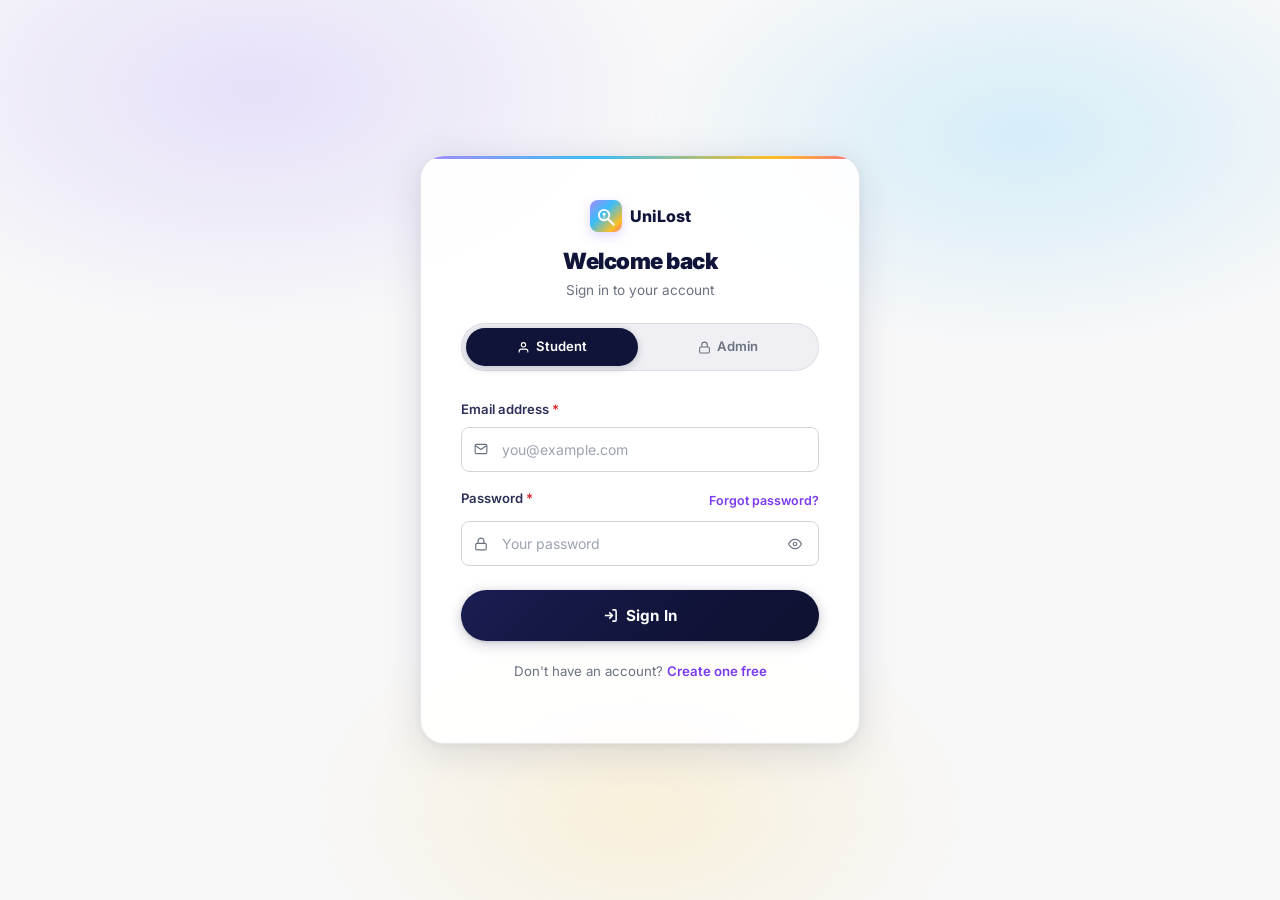
<file: src/main/resources/static/messages.html>
<!DOCTYPE html>
<html lang="en">
<head>
  <meta charset="UTF-8"><meta name="viewport" content="width=device-width, initial-scale=1.0">
  <title>UniLost — Messages</title>
  <link href="https://cdn.jsdelivr.net/npm/bootstrap@5.3.3/dist/css/bootstrap.min.css" rel="stylesheet">
  <link href="css/style.css" rel="stylesheet">
</head>
<body>
  <div id="navbarPlaceholder"></div>
  <script>window.ACTIVE_NAV="messages";</script>

  <div class="page-hero hero-illustrated">
    <div class="container">
      <div class="hi-inner">
        <div class="hi-copy">
          <span class="section-label">Direct Messaging</span>
          <h1>
            <svg width="26" height="26" viewBox="0 0 24 24" fill="none" stroke="#7c3aed" stroke-width="2" stroke-linecap="round"><path d="M21 15a2 2 0 0 1-2 2H7l-4 4V5a2 2 0 0 1 2-2h14a2 2 0 0 1 2 2z"/></svg>
            Messages
          </h1>
          <p>Chat securely with finders or owners to coordinate item return.</p>
        </div>
        <div class="hi-visual">
          <!-- Messages illustration — two people chatting -->
          <svg viewBox="0 0 280 220" fill="none" xmlns="http://www.w3.org/2000/svg" style="width:100%;height:220px;">
            <!-- bg blob -->
            <ellipse cx="178" cy="122" rx="105" ry="88" fill="rgba(124,58,237,0.07)"/>
            <!-- chat bubbles -->
            <rect x="120" y="38" width="130" height="36" rx="14" fill="#7C3AED"/>
            <path d="M135 74 L128 86 L148 74Z" fill="#7C3AED"/>
            <text x="132" y="62" font-size="11" fill="white" font-family="Inter,sans-serif">Hi! I found your wallet.</text>
            <text x="132" y="76" font-size="11" fill="white" font-family="Inter,sans-serif" opacity=".85">Is this yours?</text>
            <rect x="30" y="98" width="120" height="32" rx="14" fill="#F3F4F6"/>
            <path d="M130 98 L138 86 L115 98Z" fill="#F3F4F6"/>
            <text x="42" y="118" font-size="11" fill="#374151" font-family="Inter,sans-serif">Yes! Thank you so much!</text>
            <!-- time stamps -->
            <text x="218" y="90" font-size="9" fill="#9CA3AF" font-family="Inter,sans-serif">10:24 AM</text>
            <text x="32" y="142" font-size="9" fill="#9CA3AF" font-family="Inter,sans-serif">10:26 AM</text>
            <!-- typing dots -->
            <rect x="120" y="148" width="60" height="26" rx="13" fill="#F3F4F6"/>
            <circle cx="137" cy="161" r="4" fill="#9CA3AF"/>
            <circle cx="150" cy="161" r="4" fill="#9CA3AF"/>
            <circle cx="163" cy="161" r="4" fill="#9CA3AF"/>
            <!-- person 1 (left) -->
            <circle cx="72" cy="185" r="22" fill="#F59E0B"/>
            <circle cx="65" cy="181" r="3" fill="#1F2937"/>
            <circle cx="79" cy="181" r="3" fill="#1F2937"/>
            <path d="M66 191 Q72 197 78 191" stroke="#1F2937" stroke-width="2" stroke-linecap="round" fill="none"/>
            <path d="M50 172 Q52 162 72 160 Q92 162 94 172" fill="#1F2937"/>
            <rect x="50" y="203" width="44" height="18" rx="9" fill="#7C3AED"/>
            <!-- person 2 (right, partially) -->
            <circle cx="216" cy="195" r="20" fill="#FBBF24"/>
            <circle cx="209" cy="191" r="3" fill="#1F2937"/>
            <circle cx="223" cy="191" r="3" fill="#1F2937"/>
            <path d="M196 183 Q198 173 216 171 Q234 173 236 183" fill="#374151"/>
            <rect x="198" y="210" width="36" height="14" rx="7" fill="#059669"/>
            <!-- phone in hand -->
            <rect x="88" y="168" width="24" height="40" rx="5" fill="#1F2937"/>
            <rect x="91" y="172" width="18" height="32" rx="3" fill="#374151"/>
            <!-- sparkles -->
            <text x="38" y="68" font-size="14" fill="#A78BFA" opacity=".7">✦</text>
            <text x="258" y="120" font-size="12" fill="#60A5FA" opacity=".8">✦</text>
          </svg>
        </div>
      </div>
    </div>
  </div>

  <div class="container page-wrapper" style="padding-top:28px;">

    <div class="chat-shell">
      <div class="conv-list" id="convListPanel">
        <div class="conv-list-header">
          <svg width="14" height="14" viewBox="0 0 24 24" fill="none" stroke="var(--green)" stroke-width="2"><path d="M21 15a2 2 0 0 1-2 2H7l-4 4V5a2 2 0 0 1 2-2h14a2 2 0 0 1 2 2z"/></svg>
          Conversations
        </div>
        <div id="convList">
          <div style="padding:24px;text-align:center;"><div class="spinner-uni"></div></div>
        </div>
      </div>
      <div class="chat-area" id="chatArea">
        <div class="chat-welcome" id="chatWelcome">
          <div style="width:64px;height:64px;background:var(--bg-2);border:1px solid var(--border);border-radius:var(--r-lg);display:flex;align-items:center;justify-content:center;margin-bottom:16px;">
            <svg width="28" height="28" viewBox="0 0 24 24" fill="none" stroke="var(--text-4)" stroke-width="1.5"><path d="M21 15a2 2 0 0 1-2 2H7l-4 4V5a2 2 0 0 1 2-2h14a2 2 0 0 1 2 2z"/></svg>
          </div>
          <h6 style="font-weight:700;color:var(--text-2);margin-bottom:6px;">Select a conversation</h6>
          <p style="font-size:.82rem;max-width:260px;line-height:1.65;color:var(--text-3);">Or go to an item's details page and click "Contact" to start one.</p>
        </div>
        <div class="chat-header d-none" id="chatHeader"></div>
        <div class="chat-messages d-none" id="chatMessages"></div>
        <div class="chat-input-row d-none" id="chatInputRow">
          <input type="text" id="chatInput" class="form-control" placeholder="Type a message…" maxlength="2000">
          <button class="btn-uni-primary btn px-4" onclick="sendChatMessage()">
            <svg width="14" height="14" viewBox="0 0 24 24" fill="none" stroke="currentColor" stroke-width="2"><line x1="22" y1="2" x2="11" y2="13"/><polygon points="22 2 15 22 11 13 2 9 22 2"/></svg>
            Send
          </button>
        </div>
      </div>
    </div>
  </div>

  <footer>UniLost &copy; 2026 &nbsp;·&nbsp; Campus Lost &amp; Found</footer>
  <script src="https://cdn.jsdelivr.net/npm/bootstrap@5.3.3/dist/js/bootstrap.bundle.min.js"></script>
  <script src="js/common.js"></script><script src="js/messages.js"></script>
</body></html>
</file>
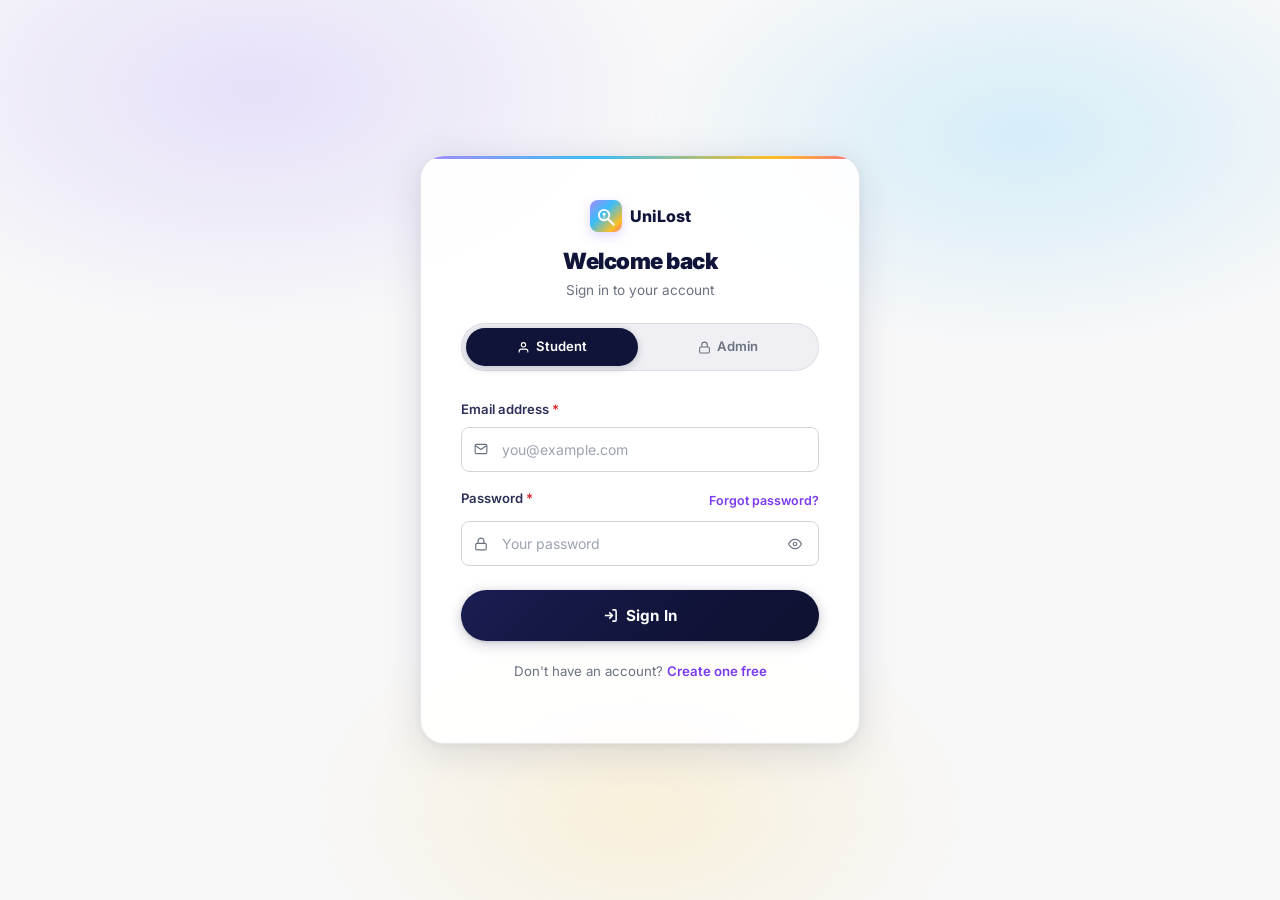
<file: src/main/resources/static/my-reports.html>
<!DOCTYPE html>
<html lang="en">
<head>
  <meta charset="UTF-8"><meta name="viewport" content="width=device-width, initial-scale=1.0">
  <title>UniLost — My Reports</title>
  <link href="https://cdn.jsdelivr.net/npm/bootstrap@5.3.3/dist/css/bootstrap.min.css" rel="stylesheet">
  <link href="css/style.css" rel="stylesheet">
</head>
<body>
  <div id="navbarPlaceholder"></div>
  <script>window.ACTIVE_NAV="myReports";</script>

  <div class="page-hero hero-illustrated">
    <div class="container">
      <div class="hi-inner">
        <div class="hi-copy">
          <span class="section-label">Your Activity</span>
          <h1>
            <svg width="26" height="26" viewBox="0 0 24 24" fill="none" stroke="#7c3aed" stroke-width="2" stroke-linecap="round"><path d="M14 2H6a2 2 0 0 0-2 2v16a2 2 0 0 0 2 2h12a2 2 0 0 0 2-2V8z"/><polyline points="14 2 14 8 20 8"/><line x1="16" y1="13" x2="8" y2="13"/><line x1="16" y1="17" x2="8" y2="17"/></svg>
            My Reports
          </h1>
          <p>View and manage all your lost and found item reports.</p>
        </div>
        <div class="hi-visual">
          <!-- My Reports illustration — person viewing report list -->
          <svg viewBox="0 0 280 220" fill="none" xmlns="http://www.w3.org/2000/svg" style="width:100%;height:220px;">
            <!-- bg blob -->
            <ellipse cx="182" cy="120" rx="100" ry="90" fill="rgba(124,58,237,0.07)"/>
            <!-- report card UI -->
            <rect x="118" y="38" width="138" height="152" rx="12" fill="white" stroke="#E5E7EB" stroke-width="1.5"/>
            <rect x="118" y="38" width="138" height="10" rx="12" fill="#7C3AED" opacity=".15"/>
            <text x="128" y="62" font-size="9" fill="#7C3AED" font-family="Inter,sans-serif" font-weight="700">MY REPORTS</text>
            <!-- row 1 -->
            <rect x="128" y="72" width="24" height="24" rx="6" fill="#EDE9FE"/>
            <text x="134" y="88" font-size="13">👜</text>
            <rect x="158" y="75" width="60" height="6" rx="3" fill="#1F2937"/>
            <rect x="158" y="84" width="44" height="5" rx="2.5" fill="#9CA3AF"/>
            <rect x="218" y="74" width="28" height="14" rx="7" fill="#D1FAE5"/>
            <text x="222" y="85" font-size="8" fill="#059669" font-family="Inter,sans-serif" font-weight="700">Found</text>
            <line x1="128" y1="102" x2="248" y2="102" stroke="#F3F4F6" stroke-width="1"/>
            <!-- row 2 -->
            <rect x="128" y="108" width="24" height="24" rx="6" fill="#FEF3C7"/>
            <text x="134" y="124" font-size="13">🔑</text>
            <rect x="158" y="111" width="52" height="6" rx="3" fill="#1F2937"/>
            <rect x="158" y="120" width="38" height="5" rx="2.5" fill="#9CA3AF"/>
            <rect x="218" y="110" width="28" height="14" rx="7" fill="#FEF3C7"/>
            <text x="220" y="121" font-size="8" fill="#D97706" font-family="Inter,sans-serif" font-weight="700">Pending</text>
            <line x1="128" y1="138" x2="248" y2="138" stroke="#F3F4F6" stroke-width="1"/>
            <!-- row 3 -->
            <rect x="128" y="144" width="24" height="24" rx="6" fill="#DBEAFE"/>
            <text x="134" y="160" font-size="13">📱</text>
            <rect x="158" y="147" width="56" height="6" rx="3" fill="#1F2937"/>
            <rect x="158" y="156" width="42" height="5" rx="2.5" fill="#9CA3AF"/>
            <rect x="218" y="146" width="28" height="14" rx="7" fill="#EDE9FE"/>
            <text x="219" y="157" font-size="7.5" fill="#7C3AED" font-family="Inter,sans-serif" font-weight="700">Matched</text>
            <!-- clock icon top right -->
            <circle cx="222" cy="26" r="18" fill="#FEF3C7"/>
            <circle cx="222" cy="26" r="13" fill="#FDE68A"/>
            <line x1="222" y1="20" x2="222" y2="26" stroke="#D97706" stroke-width="2.5" stroke-linecap="round"/>
            <line x1="222" y1="26" x2="228" y2="30" stroke="#D97706" stroke-width="2.5" stroke-linecap="round"/>
            <!-- person -->
            <ellipse cx="78" cy="208" rx="34" ry="13" fill="rgba(124,58,237,0.10)"/>
            <rect x="56" y="140" width="44" height="62" rx="22" fill="#4F46E5"/>
            <rect x="60" y="140" width="36" height="28" rx="18" fill="#6366F1"/>
            <path d="M56 162 Q36 168 32 185" stroke="#6366F1" stroke-width="16" stroke-linecap="round"/>
            <path d="M100 162 Q116 166 118 178" stroke="#6366F1" stroke-width="16" stroke-linecap="round"/>
            <circle cx="78" cy="118" r="26" fill="#FBBF24"/>
            <circle cx="70" cy="114" r="4" fill="#1F2937"/>
            <circle cx="86" cy="114" r="4" fill="#1F2937"/>
            <path d="M70 128 Q78 136 86 128" stroke="#1F2937" stroke-width="2.5" stroke-linecap="round" fill="none"/>
            <path d="M52 110 Q54 92 78 90 Q102 92 104 110" fill="#374151"/>
            <!-- sparkles -->
            <text x="40" y="72" font-size="14" fill="#A78BFA" opacity=".7">✦</text>
            <text x="258" y="95" font-size="12" fill="#60A5FA" opacity=".8">✦</text>
          </svg>
        </div>
      </div>
    </div>
  </div>

  <div class="container page-wrapper" style="padding-top:28px;">

    <div class="tab-pill">
      <button class="active" id="tabLostBtn" onclick="switchTab('lost')">
        <svg width="13" height="13" viewBox="0 0 24 24" fill="none" stroke="currentColor" stroke-width="2" style="vertical-align:middle;margin-right:5px;"><path d="M16 4h2a2 2 0 0 1 2 2v14a2 2 0 0 1-2 2H6a2 2 0 0 1-2-2V6a2 2 0 0 1 2-2h2"/><rect x="8" y="2" width="8" height="4" rx="1"/></svg>
        Lost Items
      </button>
      <button id="tabFoundBtn" onclick="switchTab('found')">
        <svg width="13" height="13" viewBox="0 0 24 24" fill="none" stroke="currentColor" stroke-width="2" style="vertical-align:middle;margin-right:5px;"><polyline points="20 6 9 17 4 12"/></svg>
        Found Items
      </button>
    </div>

    <div id="lostSection"><div id="myLostContainer" class="row g-4"></div></div>
    <div id="foundSection" style="display:none;"><div id="myFoundContainer" class="row g-4"></div></div>
  </div>

  <!-- Edit Modal -->
  <div class="modal fade" id="editModal" tabindex="-1">
    <div class="modal-dialog modal-lg">
      <div class="modal-content" style="background:var(--bg-1);border:1px solid var(--border-2);border-radius:var(--r-xl);">
        <div class="modal-header" style="border-bottom:1px solid var(--border);padding:18px 26px;">
          <h5 class="modal-title" style="font-weight:800;font-size:.95rem;color:var(--text);display:flex;align-items:center;gap:8px;">
            <svg width="15" height="15" viewBox="0 0 24 24" fill="none" stroke="var(--green)" stroke-width="2"><path d="M11 4H4a2 2 0 0 0-2 2v14a2 2 0 0 0 2 2h14a2 2 0 0 0 2-2v-7"/><path d="M18.5 2.5a2.121 2.121 0 0 1 3 3L12 15l-4 1 1-4 9.5-9.5z"/></svg>
            Edit Item
          </h5>
          <button type="button" class="btn-close" data-bs-dismiss="modal"></button>
        </div>
        <div class="modal-body" style="padding:24px 26px;">
          <div id="editAlert" class="alert d-none" style="border-radius:var(--r-sm);font-size:.85rem;"></div>
          <form id="editForm" novalidate>
            <input type="hidden" id="editId"><input type="hidden" id="editType">
            <div class="row g-3 mb-3">
              <div class="col-md-8"><label class="form-label">Item Name <span style="color:var(--danger)">*</span></label><input type="text" class="form-control" id="editItemName" required maxlength="120"><div class="invalid-feedback">Required.</div></div>
              <div class="col-md-4"><label class="form-label">Category</label><select class="form-select" id="editCategory"></select></div>
            </div>
            <div class="row g-3 mb-3">
              <div class="col-md-6"><label class="form-label">Color</label><input type="text" class="form-control" id="editColor" maxlength="60"></div>
              <div class="col-md-6"><label class="form-label">Brand</label><input type="text" class="form-control" id="editBrand" maxlength="60"></div>
            </div>
            <div class="mb-3"><label class="form-label">Description <span style="color:var(--danger)">*</span></label><textarea class="form-control" id="editDescription" rows="3" required maxlength="1000"></textarea><div class="invalid-feedback">Required.</div></div>
            <div class="row g-3 mb-3">
              <div class="col-md-8"><label class="form-label">Location <span style="color:var(--danger)">*</span></label><input type="text" class="form-control" id="editLocation" required><div class="invalid-feedback">Required.</div></div>
              <div class="col-md-4"><label class="form-label">Date <span style="color:var(--danger)">*</span></label><input type="date" class="form-control" id="editDate" required><div class="invalid-feedback">Required.</div></div>
            </div>
            <div class="mb-3"><label class="form-label">Additional Details</label><textarea class="form-control" id="editAdditionalDetails" rows="2" maxlength="1000"></textarea></div>
            <div class="mb-4">
              <label class="form-label">Replace Image</label>
              <input type="file" class="form-control" id="editImage" accept=".jpg,.jpeg,.png,.webp">
              <div style="font-size:.72rem;color:var(--text-4);margin-top:4px;">Leave blank to keep existing. JPG/PNG/WebP, max 5 MB.</div>
              <div id="editImageError" class="d-none" style="color:var(--danger);font-size:.78rem;margin-top:4px;"></div>
            </div>
            <button type="submit" class="btn-uni-primary btn w-100 py-2" id="editSaveBtn">
              <svg width="14" height="14" viewBox="0 0 24 24" fill="none" stroke="currentColor" stroke-width="2.5"><polyline points="20 6 9 17 4 12"/></svg>
              Save Changes
            </button>
          </form>
        </div>
      </div>
    </div>
  </div>

  <footer>UniLost &copy; 2026 &nbsp;·&nbsp; Campus Lost &amp; Found</footer>
  <script src="https://cdn.jsdelivr.net/npm/bootstrap@5.3.3/dist/js/bootstrap.bundle.min.js"></script>
  <script src="js/common.js"></script><script src="js/my-reports.js"></script>
  <script>
    function switchTab(tab) {
      document.getElementById("lostSection").style.display  = tab==="lost" ?"":"none";
      document.getElementById("foundSection").style.display = tab==="found"?"":"none";
      document.getElementById("tabLostBtn").classList.toggle("active",  tab==="lost");
      document.getElementById("tabFoundBtn").classList.toggle("active", tab==="found");
    }
  </script>
</body></html>
</file>
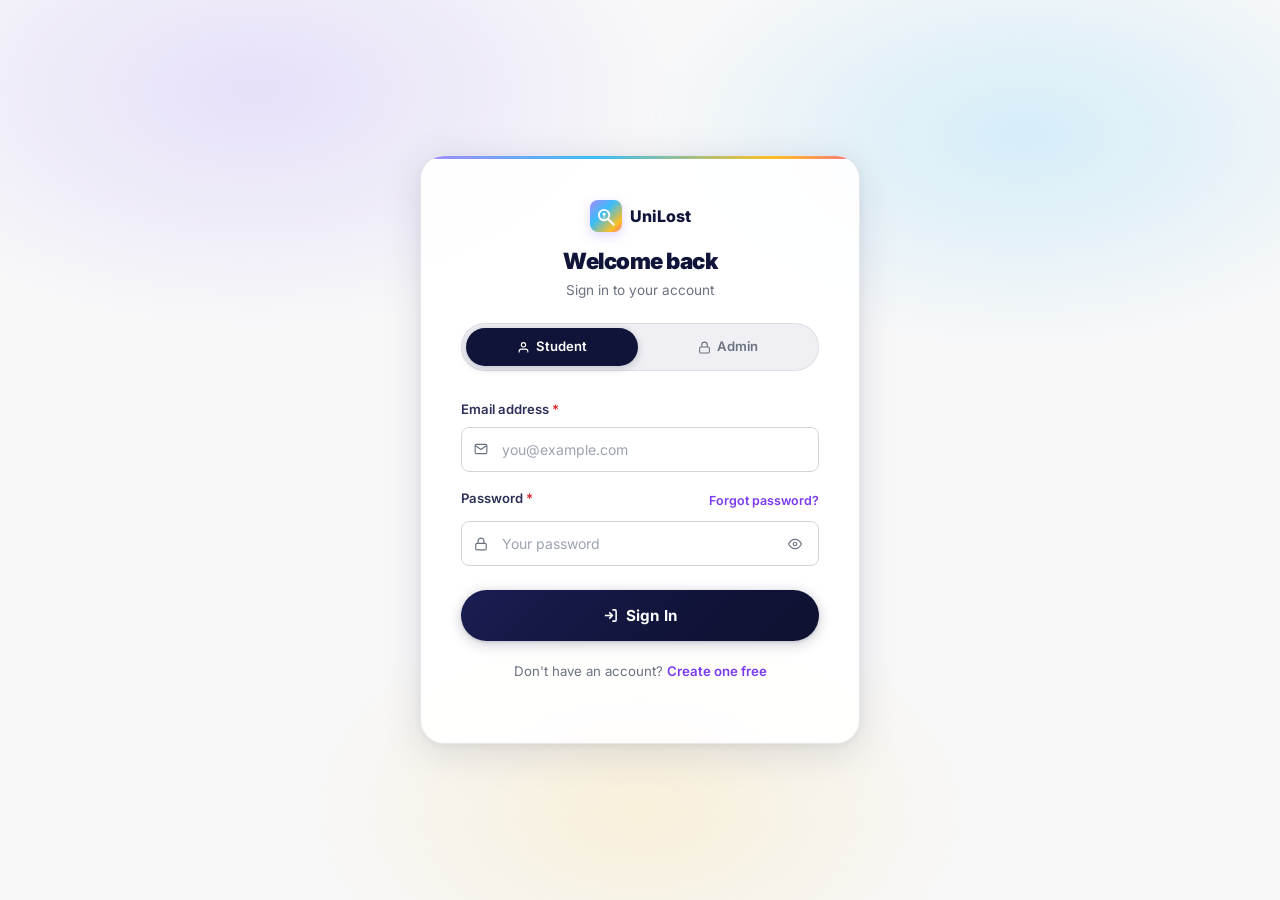
<file: src/main/resources/static/profile.html>
<!DOCTYPE html>
<html lang="en">
<head>
  <meta charset="UTF-8"><meta name="viewport" content="width=device-width, initial-scale=1.0">
  <title>UniLost — My Profile</title>
  <link href="https://cdn.jsdelivr.net/npm/bootstrap@5.3.3/dist/css/bootstrap.min.css" rel="stylesheet">
  <link href="css/style.css" rel="stylesheet">
  <style>
    .profile-hero { background:var(--bg-1); border:1px solid var(--border); border-radius:var(--r-2xl); padding:32px 28px; margin-bottom:22px; display:flex; align-items:center; gap:22px; flex-wrap:wrap; position:relative; overflow:hidden; }
    .profile-hero::before { content:''; position:absolute; top:0; left:0; right:0; height:3px; background:linear-gradient(135deg,#a78bfa,#38bdf8,#fbbf24); pointer-events:none; }
    .stat-sm { background:var(--bg-1); border:1px solid var(--border); border-radius:var(--r-lg); padding:18px 14px; text-align:center; transition:all .25s; }
    .stat-sm:hover { border-color:var(--border-2); box-shadow:var(--shadow-md); transform:translateY(-2px); }
    .stat-sm .num { font-size:1.7rem; font-weight:900; color:#111439; letter-spacing:-1px; line-height:1; }
    .stat-sm .lbl { font-size:.68rem; font-weight:700; color:var(--text-4); text-transform:uppercase; letter-spacing:.7px; margin-top:6px; }
    .form-section { background:var(--bg-1); border:1px solid var(--border); border-radius:var(--r-xl); padding:28px 26px; }
  </style>
</head>
<body>
  <div id="navbarPlaceholder"></div>
  <script>window.ACTIVE_NAV="profile";</script>

  <div class="page-hero hero-illustrated">
    <div class="container">
      <div class="hi-inner">
        <div class="hi-copy">
          <span class="section-label">Account</span>
          <h1>
            <svg width="26" height="26" viewBox="0 0 24 24" fill="none" stroke="#7c3aed" stroke-width="2" stroke-linecap="round"><path d="M20 21v-2a4 4 0 0 0-4-4H8a4 4 0 0 0-4 4v2"/><circle cx="12" cy="7" r="4"/></svg>
            My Profile
          </h1>
          <p>Manage your account details and keep your information up to date.</p>
        </div>
        <div class="hi-visual">
          <!-- Profile illustration — person with profile card & security badge -->
          <svg viewBox="0 0 280 220" fill="none" xmlns="http://www.w3.org/2000/svg" style="width:100%;height:220px;">
            <!-- bg blob -->
            <ellipse cx="180" cy="120" rx="105" ry="90" fill="rgba(124,58,237,0.07)"/>
            <!-- profile card -->
            <rect x="130" y="50" width="128" height="148" rx="14" fill="white" stroke="#E5E7EB" stroke-width="1.5"/>
            <rect x="130" y="50" width="128" height="48" rx="14" fill="#EDE9FE"/>
            <rect x="130" y="80" width="128" height="18" rx="0" fill="#EDE9FE"/>
            <!-- avatar on card -->
            <circle cx="194" cy="78" r="26" fill="#7C3AED"/>
            <circle cx="194" cy="70" r="11" fill="#C4B5FD"/>
            <path d="M172 100 Q174 88 194 88 Q214 88 216 100" fill="#C4B5FD"/>
            <!-- card text lines -->
            <text x="148" y="118" font-size="10" fill="#1F2937" font-family="Inter,sans-serif" font-weight="700">Your details</text>
            <rect x="148" y="124" width="80" height="5" rx="2.5" fill="#E5E7EB"/>
            <rect x="148" y="133" width="60" height="5" rx="2.5" fill="#E5E7EB"/>
            <text x="148" y="155" font-size="10" fill="#1F2937" font-family="Inter,sans-serif" font-weight="700">Your security</text>
            <rect x="148" y="161" width="70" height="5" rx="2.5" fill="#E5E7EB"/>
            <rect x="148" y="170" width="50" height="5" rx="2.5" fill="#E5E7EB"/>
            <!-- security shield badge -->
            <path d="M218 180 Q218 196 228 200 Q238 196 238 180 L228 176 Z" fill="#7C3AED"/>
            <polyline points="222,189 227,194 234,184" stroke="white" stroke-width="2.5" stroke-linecap="round" stroke-linejoin="round" fill="none"/>
            <!-- person -->
            <ellipse cx="78" cy="210" rx="36" ry="13" fill="rgba(124,58,237,0.10)"/>
            <rect x="56" y="140" width="44" height="65" rx="22" fill="#7C3AED"/>
            <rect x="60" y="140" width="36" height="30" rx="18" fill="#8B5CF6"/>
            <path d="M56 163 Q34 170 30 188" stroke="#8B5CF6" stroke-width="17" stroke-linecap="round"/>
            <path d="M100 163 Q118 168 122 182" stroke="#8B5CF6" stroke-width="17" stroke-linecap="round"/>
            <circle cx="78" cy="116" r="27" fill="#FBBF24"/>
            <circle cx="70" cy="112" r="4" fill="#1F2937"/>
            <circle cx="86" cy="112" r="4" fill="#1F2937"/>
            <path d="M71 127 Q78 134 85 127" stroke="#1F2937" stroke-width="2.5" stroke-linecap="round" fill="none"/>
            <path d="M51 108 Q53 88 78 86 Q103 88 105 108" fill="#374151"/>
            <!-- sparkles -->
            <text x="40" y="78" font-size="14" fill="#A78BFA" opacity=".7">✦</text>
            <text x="255" y="75" font-size="12" fill="#60A5FA" opacity=".8">✦</text>
            <text x="248" y="168" font-size="10" fill="#FBBF24" opacity=".6">✦</text>
          </svg>
        </div>
      </div>
    </div>
  </div>

  <div class="container page-wrapper" style="max-width:700px;padding-top:28px;">

    <!-- Header card -->
    <div class="profile-hero">
      <div class="profile-avatar" id="profileAvatar" style="position:relative;z-index:1;font-size:1.5rem;">?</div>
      <div style="position:relative;z-index:1;">
        <h2 style="font-size:1.25rem;font-weight:900;letter-spacing:-.4px;margin-bottom:3px;color:var(--text);" id="profileHeaderName">Loading…</h2>
        <div style="font-size:.82rem;color:var(--text-3);display:flex;align-items:center;gap:5px;">
          <svg width="12" height="12" viewBox="0 0 24 24" fill="none" stroke="currentColor" stroke-width="2"><path d="M4 4h16c1.1 0 2 .9 2 2v12c0 1.1-.9 2-2 2H4c-1.1 0-2-.9-2-2V6c0-1.1.9-2 2-2z"/><polyline points="22,6 12,13 2,6"/></svg>
          <span id="profileHeaderEmail"></span>
        </div>
        <div style="display:inline-block;margin-top:8px;background:rgba(17,20,57,.07);border:1px solid rgba(17,20,57,.15);color:#111439;font-size:.65rem;font-weight:700;padding:2px 10px;border-radius:99px;text-transform:uppercase;letter-spacing:.5px;" id="profileHeaderRole"></div>
      </div>
    </div>

    <!-- Stats -->
    <div class="row g-3 mb-4">
      <div class="col-4">
        <div class="stat-sm">
          <div class="num" id="statLostReports">—</div>
          <div class="lbl" style="display:flex;align-items:center;justify-content:center;gap:4px;">
            <svg width="10" height="10" viewBox="0 0 24 24" fill="none" stroke="currentColor" stroke-width="2"><path d="M16 4h2a2 2 0 0 1 2 2v14a2 2 0 0 1-2 2H6a2 2 0 0 1-2-2V6a2 2 0 0 1 2-2h2"/><rect x="8" y="2" width="8" height="4" rx="1"/></svg>
            Lost Reports
          </div>
        </div>
      </div>
      <div class="col-4">
        <div class="stat-sm">
          <div class="num" id="statFoundReports">—</div>
          <div class="lbl" style="display:flex;align-items:center;justify-content:center;gap:4px;">
            <svg width="10" height="10" viewBox="0 0 24 24" fill="none" stroke="currentColor" stroke-width="2"><polyline points="20 6 9 17 4 12"/></svg>
            Found Reports
          </div>
        </div>
      </div>
      <div class="col-4">
        <div class="stat-sm">
          <div class="num" id="statRecoveredItems">—</div>
          <div class="lbl" style="display:flex;align-items:center;justify-content:center;gap:4px;">
            <svg width="10" height="10" viewBox="0 0 24 24" fill="none" stroke="currentColor" stroke-width="2"><path d="M22 11.08V12a10 10 0 1 1-5.93-9.14"/><polyline points="22 4 12 14.01 9 11.01"/></svg>
            Recovered
          </div>
        </div>
      </div>
    </div>

    <!-- Edit form -->
    <div class="form-section">
      <span class="section-label">Edit Profile</span>
      <div id="profileAlert" class="d-none mb-4" style="border-radius:var(--r-sm);padding:11px 14px;font-size:.85rem;display:flex;align-items:center;gap:8px;"></div>
      <form id="profileForm" novalidate>
        <div class="mb-3">
          <label class="form-label">Full Name <span style="color:var(--danger)">*</span></label>
          <input type="text" class="form-control" id="fullName" required maxlength="100">
          <div class="invalid-feedback">Required.</div>
        </div>
        <div class="mb-3">
          <label class="form-label">Email</label>
          <input type="email" class="form-control" id="email" disabled style="opacity:.45;">
          <div style="font-size:.72rem;color:var(--text-4);margin-top:4px;display:flex;align-items:center;gap:4px;">
            <svg width="11" height="11" viewBox="0 0 24 24" fill="none" stroke="currentColor" stroke-width="2"><circle cx="12" cy="12" r="10"/><line x1="12" y1="16" x2="12" y2="12"/><line x1="12" y1="8" x2="12.01" y2="8"/></svg>
            Email cannot be changed.
          </div>
        </div>
        <div class="mb-4">
          <label class="form-label">University / College</label>
          <input type="text" class="form-control" id="collegeName" placeholder="e.g. ABC Institute of Technology" maxlength="150">
        </div>
        <button type="submit" class="btn-uni-primary btn px-5 py-2" id="saveProfileBtn">
          <svg width="14" height="14" viewBox="0 0 24 24" fill="none" stroke="currentColor" stroke-width="2.5"><polyline points="20 6 9 17 4 12"/></svg>
          Save Changes
        </button>
      </form>
    </div>

    <div style="margin-top:18px;display:flex;gap:10px;flex-wrap:wrap;">
      <a href="my-reports.html" class="btn-ghost btn btn-sm px-4">
        <svg width="12" height="12" viewBox="0 0 24 24" fill="none" stroke="currentColor" stroke-width="2"><path d="M14 2H6a2 2 0 0 0-2 2v16a2 2 0 0 0 2 2h12a2 2 0 0 0 2-2V8z"/><polyline points="14 2 14 8 20 8"/></svg>
        My Reports
      </a>
      <a href="messages.html" class="btn-ghost btn btn-sm px-4">
        <svg width="12" height="12" viewBox="0 0 24 24" fill="none" stroke="currentColor" stroke-width="2"><path d="M21 15a2 2 0 0 1-2 2H7l-4 4V5a2 2 0 0 1 2-2h14a2 2 0 0 1 2 2z"/></svg>
        Messages
      </a>
    </div>

  </div>
  <footer>UniLost &copy; 2026 &nbsp;·&nbsp; Campus Lost &amp; Found</footer>
  <script src="https://cdn.jsdelivr.net/npm/bootstrap@5.3.3/dist/js/bootstrap.bundle.min.js"></script>
  <script src="js/common.js"></script><script src="js/profile.js"></script>
</body></html>
</file>
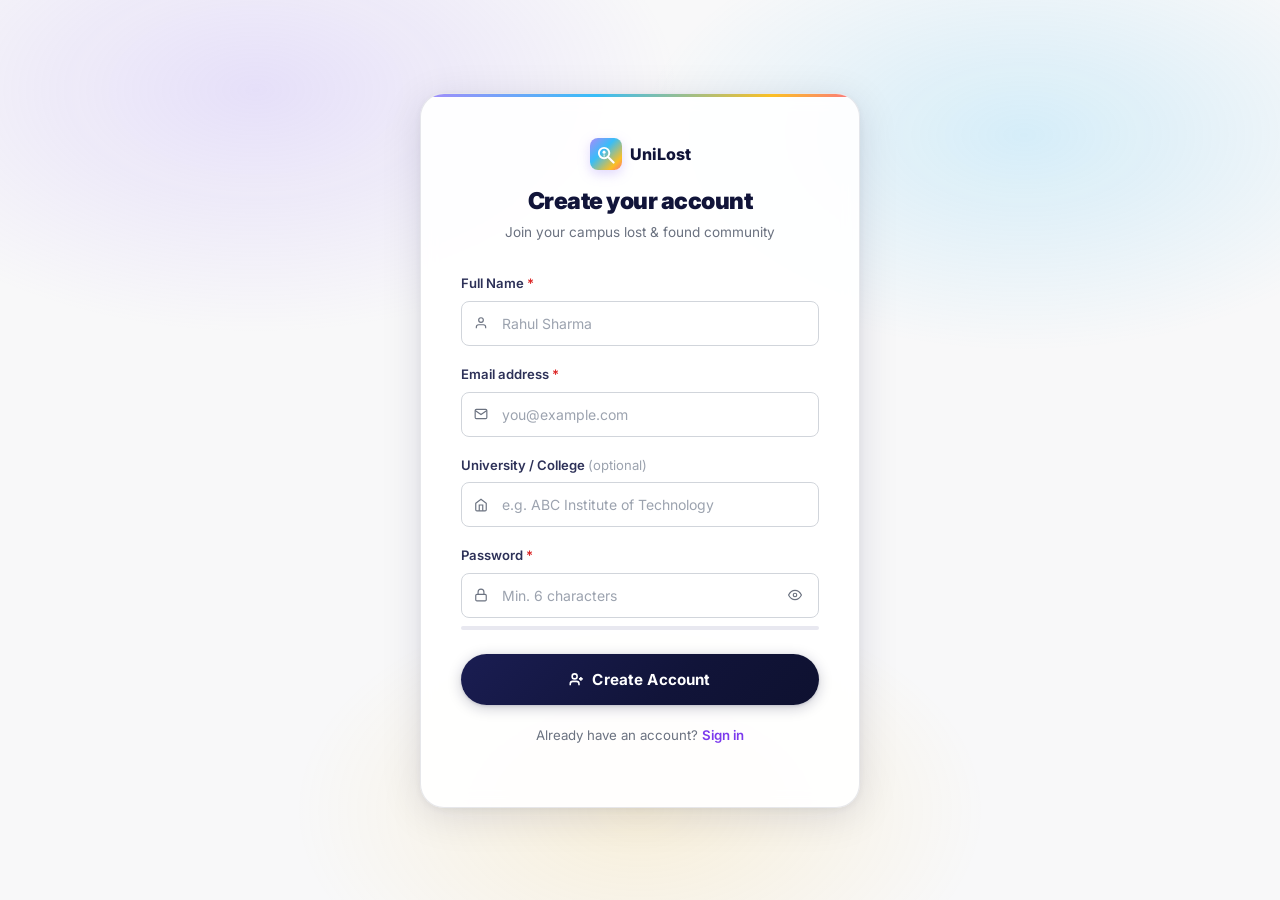
<file: src/main/resources/static/register.html>
<!DOCTYPE html>
<html lang="en">
<head>
  <meta charset="UTF-8">
  <meta name="viewport" content="width=device-width, initial-scale=1.0">
  <title>UniLost — Create Account</title>
  <link href="https://cdn.jsdelivr.net/npm/bootstrap@5.3.3/dist/css/bootstrap.min.css" rel="stylesheet">
  <link href="css/style.css" rel="stylesheet">
</head>
<body>

  <!-- Animated blobs -->
  <div class="auth-blob auth-blob-1" aria-hidden="true"></div>
  <div class="auth-blob auth-blob-2" aria-hidden="true"></div>
  <div class="auth-blob auth-blob-3" aria-hidden="true"></div>

  <div class="auth-wrap">
    <div class="auth-card" role="main">

      <!-- Logo + heading -->
      <div style="text-align:center;margin-bottom:28px;">
        <a href="index.html" style="display:inline-flex;align-items:center;gap:8px;text-decoration:none;margin-bottom:18px;">
          <span class="brand-mark">
            <svg width="19" height="19" viewBox="0 0 20 20" fill="none">
              <circle cx="8.5" cy="8.5" r="5.5" stroke="#fff" stroke-width="2"/>
              <circle cx="8.5" cy="7.5" r="1.6" fill="#fff"/>
              <path d="M8.5 9.1C7.2 10.8 8.5 12.5 8.5 12.5C8.5 12.5 9.8 10.8 8.5 9.1Z" fill="#fff"/>
              <line x1="13" y1="13" x2="18.5" y2="18.5" stroke="#fff" stroke-width="2.2" stroke-linecap="round"/>
            </svg>
          </span>
          <span style="font-weight:800;font-size:1rem;color:var(--text);">UniLost</span>
        </a>
        <h1 style="font-size:1.45rem;font-weight:900;letter-spacing:-.5px;margin:0 0 5px;color:var(--text);">Create your account</h1>
        <p style="color:var(--text-3);font-size:.85rem;margin:0;">Join your campus lost &amp; found community</p>
      </div>

      <!-- Alert box -->
      <div class="auth-alert" id="regAlert" role="alert">
        <svg width="14" height="14" viewBox="0 0 24 24" fill="none" stroke="currentColor" stroke-width="2"><circle cx="12" cy="12" r="10"/><line x1="12" y1="16" x2="12" y2="12"/><line x1="12" y1="8" x2="12.01" y2="8"/></svg>
        <span id="regAlertMsg"></span>
      </div>

      <!-- Registration form — single step, no OTP -->
      <form id="regForm" novalidate autocomplete="off" onsubmit="handleRegister(event)">

        <div class="mb-3">
          <label class="form-label" for="fullName">Full Name <span style="color:var(--danger)">*</span></label>
          <div class="input-icon-wrap">
            <span class="field-icon">
              <svg width="14" height="14" viewBox="0 0 24 24" fill="none" stroke="currentColor" stroke-width="2"><path d="M20 21v-2a4 4 0 0 0-4-4H8a4 4 0 0 0-4 4v2"/><circle cx="12" cy="7" r="4"/></svg>
            </span>
            <input type="text" class="form-control" id="fullName" name="fullName"
                   required minlength="2" maxlength="100"
                   placeholder="Rahul Sharma" autocomplete="name">
            <div class="invalid-feedback">Please enter your full name.</div>
          </div>
        </div>

        <div class="mb-3">
          <label class="form-label" for="regEmail">Email address <span style="color:var(--danger)">*</span></label>
          <div class="input-icon-wrap">
            <span class="field-icon">
              <svg width="14" height="14" viewBox="0 0 24 24" fill="none" stroke="currentColor" stroke-width="2"><path d="M4 4h16c1.1 0 2 .9 2 2v12c0 1.1-.9 2-2 2H4c-1.1 0-2-.9-2-2V6c0-1.1.9-2 2-2z"/><polyline points="22,6 12,13 2,6"/></svg>
            </span>
            <input type="email" class="form-control" id="regEmail" name="email"
                   required placeholder="you@example.com" autocomplete="email">
            <div class="invalid-feedback">Please enter a valid email address.</div>
          </div>
        </div>

        <div class="mb-3">
          <label class="form-label" for="collegeName">University / College <span style="color:var(--text-4);font-weight:400;">(optional)</span></label>
          <div class="input-icon-wrap">
            <span class="field-icon">
              <svg width="14" height="14" viewBox="0 0 24 24" fill="none" stroke="currentColor" stroke-width="2"><path d="M3 9l9-7 9 7v11a2 2 0 0 1-2 2H5a2 2 0 0 1-2-2z"/><polyline points="9 22 9 12 15 12 15 22"/></svg>
            </span>
            <input type="text" class="form-control" id="collegeName" name="collegeName"
                   placeholder="e.g. ABC Institute of Technology" maxlength="150" autocomplete="organization">
          </div>
        </div>

        <div class="mb-4">
          <label class="form-label" for="regPassword">Password <span style="color:var(--danger)">*</span></label>
          <div class="input-icon-wrap">
            <span class="field-icon">
              <svg width="14" height="14" viewBox="0 0 24 24" fill="none" stroke="currentColor" stroke-width="2"><rect x="3" y="11" width="18" height="11" rx="2"/><path d="M7 11V7a5 5 0 0 1 10 0v4"/></svg>
            </span>
            <input type="password" class="form-control" id="regPassword" name="password"
                   required minlength="6" maxlength="128"
                   placeholder="Min. 6 characters" autocomplete="new-password"
                   style="padding-right:42px !important;">
            <button type="button" class="toggle-pwd" onclick="togglePwd('regPassword',this)" aria-label="Toggle password visibility">
              <svg class="eye-icon" width="14" height="14" viewBox="0 0 24 24" fill="none" stroke="currentColor" stroke-width="2"><path d="M1 12s4-8 11-8 11 8 11 8-4 8-11 8-11-8-11-8z"/><circle cx="12" cy="12" r="3"/></svg>
            </button>
            <div class="invalid-feedback">Password must be at least 6 characters.</div>
          </div>
          <div class="pwd-strength-bar"><div class="pwd-strength-fill" id="pwdStrengthFill"></div></div>
          <div class="pwd-strength-label" id="pwdStrengthLabel" style="color:var(--text-4);"></div>
        </div>

        <button type="submit" class="btn-auth" id="registerBtn">
          <svg width="15" height="15" viewBox="0 0 24 24" fill="none" stroke="currentColor" stroke-width="2.5"><path d="M16 21v-2a4 4 0 0 0-4-4H6a4 4 0 0 0-4 4v2"/><circle cx="9" cy="7" r="4"/><line x1="19" y1="8" x2="19" y2="14"/><line x1="22" y1="11" x2="16" y2="11"/></svg>
          Create Account
        </button>
      </form>

      <!-- Footer link -->
      <p style="text-align:center;margin-top:20px;font-size:.83rem;color:var(--text-3);">
        Already have an account?
        <a href="login.html" style="color:#7c3aed;font-weight:600;">Sign in</a>
      </p>

    </div>
  </div>

  <script src="https://cdn.jsdelivr.net/npm/bootstrap@5.3.3/dist/js/bootstrap.bundle.min.js"></script>
  <script src="js/common.js"></script>
  <script src="js/auth.js"></script>
  <script>
    // Inline handler — guaranteed to run even if auth.js has a parse issue
    async function handleRegister(e) {
      e.preventDefault();
      e.stopPropagation();

      const form = document.getElementById('regForm');
      if (!form.checkValidity()) { form.classList.add('was-validated'); return; }

      const fullName    = document.getElementById('fullName').value.trim();
      const email       = document.getElementById('regEmail').value.trim();
      const password    = document.getElementById('regPassword').value;
      const collegeName = (document.getElementById('collegeName')?.value || '').trim();
      const btn         = document.getElementById('registerBtn');

      const alertBox = document.getElementById('regAlert');
      const alertMsg = document.getElementById('regAlertMsg');
      if (alertBox) alertBox.className = 'auth-alert';

      btn.disabled = true;
      const orig = btn.innerHTML;
      btn.innerHTML = `<svg width="14" height="14" viewBox="0 0 24 24" fill="none" stroke="currentColor" stroke-width="2" style="animation:spin .7s linear infinite"><polyline points="23 4 23 10 17 10"/><path d="M20.49 15a9 9 0 1 1-.08-4.43"/></svg> Creating…`;

      try {
        const res  = await fetch('/api/auth/register', {
          method: 'POST',
          headers: { 'Content-Type': 'application/json' },
          body: JSON.stringify({ fullName, email, password, collegeName })
        });
        const data = await res.json();

        if (data.success) {
          if (alertBox) { alertBox.className = 'auth-alert success show'; alertMsg.textContent = '✓ Account created! Redirecting…'; }
          setTimeout(() => { window.location.href = 'login.html'; }, 1500);
        } else {
          if (alertBox) { alertBox.className = 'auth-alert error show'; alertMsg.textContent = data.message || 'Could not create account.'; }
          btn.disabled = false;
          btn.innerHTML = orig;
        }
      } catch(err) {
        if (alertBox) { alertBox.className = 'auth-alert error show'; alertMsg.textContent = 'Could not connect to server.'; }
        btn.disabled = false;
        btn.innerHTML = orig;
      }
    }
  </script>
</body>
</html>
</file>
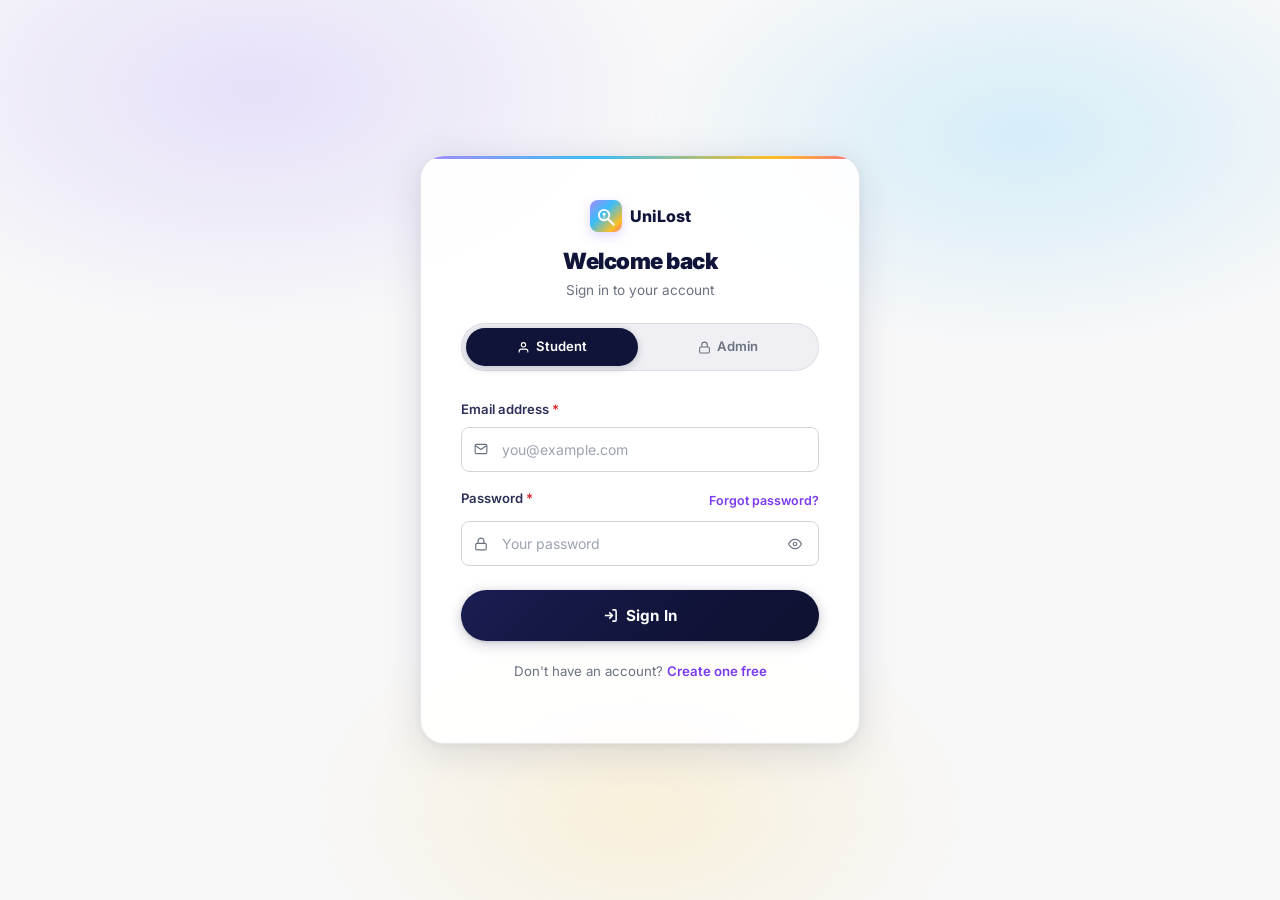
<file: src/main/resources/static/report-found.html>
<!DOCTYPE html>
<html lang="en">
<head>
  <meta charset="UTF-8"><meta name="viewport" content="width=device-width, initial-scale=1.0">
  <title>UniLost — Report Found Item</title>
  <link href="https://cdn.jsdelivr.net/npm/bootstrap@5.3.3/dist/css/bootstrap.min.css" rel="stylesheet">
  <link href="css/style.css" rel="stylesheet">
</head>
<body>
  <div id="navbarPlaceholder"></div>
  <script>window.ACTIVE_NAV="found";</script>

  <div class="report-wrap">
    <div class="report-card">
      <a href="found-items.html" style="font-size:.78rem;color:var(--text-3);display:inline-flex;align-items:center;gap:5px;margin-bottom:20px;">
        <svg width="13" height="13" viewBox="0 0 24 24" fill="none" stroke="currentColor" stroke-width="2"><line x1="19" y1="12" x2="5" y2="12"/><polyline points="12 19 5 12 12 5"/></svg>
        Back to Found Items
      </a>
      <h2 style="font-size:1.4rem;font-weight:900;letter-spacing:-.5px;margin-bottom:4px;position:relative;z-index:1;">Report a Found Item</h2>
      <p style="color:var(--text-3);font-size:.85rem;margin-bottom:24px;position:relative;z-index:1;">Help reunite someone with their belongings. <span style="color:var(--danger)">*</span> required</p>

      <div id="formAlert" class="alert d-none" style="border-radius:var(--r-sm);font-size:.85rem;"></div>

      <form id="foundItemForm" novalidate style="position:relative;z-index:1;">
        <span class="section-label">Item Details</span>
        <div class="row g-3 mb-3">
          <div class="col-md-8">
            <label class="form-label">Item Name <span style="color:var(--danger)">*</span></label>
            <input type="text" class="form-control" id="itemName" placeholder="e.g. Black Wireless Earphones" maxlength="120" required>
            <div class="invalid-feedback">Required.</div>
          </div>
          <div class="col-md-4">
            <label class="form-label">Category <span style="color:var(--danger)">*</span></label>
            <select class="form-select" id="category" required><option value="" disabled selected>Select…</option></select>
            <div class="invalid-feedback">Required.</div>
          </div>
        </div>
        <div class="row g-3 mb-3">
          <div class="col-md-6"><label class="form-label">Color</label><input type="text" class="form-control" id="color" placeholder="e.g. Black, Silver"></div>
          <div class="col-md-6"><label class="form-label">Brand</label><input type="text" class="form-control" id="brand" placeholder="e.g. Sony, Dell"></div>
        </div>
        <div class="mb-3">
          <label class="form-label">Description <span style="color:var(--danger)">*</span></label>
          <textarea class="form-control" id="description" rows="3" maxlength="1000" required placeholder="Colour, condition, any notable features…"></textarea>
          <div style="font-size:.72rem;color:#7c3aed;margin-top:4px;display:flex;align-items:center;gap:4px;">
            <svg width="11" height="11" viewBox="0 0 24 24" fill="none" stroke="currentColor" stroke-width="2"><circle cx="12" cy="12" r="10"/><line x1="12" y1="16" x2="12" y2="12"/><line x1="12" y1="8" x2="12.01" y2="8"/></svg>
            Good description helps the owner identify their item
          </div>
          <div class="invalid-feedback">Required.</div>
        </div>

        <span class="section-label">Where &amp; When Found</span>
        <div class="row g-3 mb-3">
          <div class="col-md-8">
            <label class="form-label">Location Found <span style="color:var(--danger)">*</span></label>
            <input type="text" class="form-control" id="location" placeholder="e.g. Canteen, near entrance" required>
            <div class="invalid-feedback">Required.</div>
          </div>
          <div class="col-md-4">
            <label class="form-label">Date Found <span style="color:var(--danger)">*</span></label>
            <input type="date" class="form-control" id="date" required>
            <div class="invalid-feedback">Required.</div>
          </div>
        </div>
        <div class="mb-3">
          <label class="form-label">Additional Info</label>
          <textarea class="form-control" id="additionalDetails" rows="2" maxlength="1000" placeholder="Where you handed it in, anything else…"></textarea>
        </div>

        <span class="section-label">Photo</span>
        <div class="mb-4">
          <div class="upload-zone" onclick="document.getElementById('image').click()">
            <div class="upload-icon">
              <svg width="22" height="22" viewBox="0 0 24 24" fill="none" stroke="currentColor" stroke-width="1.5"><polyline points="16 16 12 12 8 16"/><line x1="12" y1="12" x2="12" y2="21"/><path d="M20.39 18.39A5 5 0 0 0 18 9h-1.26A8 8 0 1 0 3 16.3"/></svg>
            </div>
            <p style="font-size:.875rem;color:var(--text-3);margin:0;font-weight:500;">Click to upload a photo</p>
            <p style="font-size:.72rem;color:var(--text-4);margin:4px 0 0;">JPG, PNG, WebP · max 5 MB</p>
          </div>
          <input type="file" id="image" accept=".jpg,.jpeg,.png,.webp" style="display:none;">
          <div class="image-preview-wrap" id="previewWrap">
            <img id="imagePreview" class="image-preview mt-3" alt="">
            <button type="button" class="btn-remove-image" id="removeImageBtn">
              <svg width="10" height="10" viewBox="0 0 24 24" fill="none" stroke="currentColor" stroke-width="3"><line x1="18" y1="6" x2="6" y2="18"/><line x1="6" y1="6" x2="18" y2="18"/></svg>
            </button>
          </div>
          <div id="imageError" class="d-none" style="color:var(--danger);font-size:.78rem;margin-top:6px;"></div>
        </div>

        <button type="submit" id="submitBtn" class="btn-uni-primary btn w-100 py-2" style="font-size:.95rem;justify-content:center;">
          <svg width="15" height="15" viewBox="0 0 24 24" fill="none" stroke="currentColor" stroke-width="2.5"><polyline points="20 6 9 17 4 12"/></svg>
          Submit Found Item Report
        </button>
      </form>
    </div>

    <div class="report-tips">
      <h6 style="font-weight:800;font-size:.92rem;margin-bottom:18px;color:var(--text);">Help the owner find it</h6>
      <div class="tip-row">
        <div class="tip-icon"><svg width="16" height="16" viewBox="0 0 24 24" fill="none" stroke="currentColor" stroke-width="2"><path d="M14 2H6a2 2 0 0 0-2 2v16a2 2 0 0 0 2 2h12a2 2 0 0 0 2-2V8z"/><polyline points="14 2 14 8 20 8"/></svg></div>
        <div><div style="font-size:.82rem;font-weight:600;margin-bottom:2px;color:var(--text);">Describe clearly</div><div style="font-size:.75rem;color:var(--text-3);line-height:1.5;">Every visible detail helps the owner identify it.</div></div>
      </div>
      <div class="tip-row">
        <div class="tip-icon"><svg width="16" height="16" viewBox="0 0 24 24" fill="none" stroke="currentColor" stroke-width="2"><path d="M21 10c0 7-9 13-9 13s-9-6-9-13a9 9 0 0 1 18 0z"/><circle cx="12" cy="10" r="3"/></svg></div>
        <div><div style="font-size:.82rem;font-weight:600;margin-bottom:2px;color:var(--text);">Exact location</div><div style="font-size:.75rem;color:var(--text-3);line-height:1.5;">Where you found it helps AI matching.</div></div>
      </div>
      <div class="tip-row">
        <div class="tip-icon"><svg width="16" height="16" viewBox="0 0 24 24" fill="none" stroke="currentColor" stroke-width="2"><rect x="3" y="3" width="18" height="18" rx="2"/><circle cx="8.5" cy="8.5" r="1.5"/><polyline points="21 15 16 10 5 21"/></svg></div>
        <div><div style="font-size:.82rem;font-weight:600;margin-bottom:2px;color:var(--text);">Take a photo</div><div style="font-size:.75rem;color:var(--text-3);line-height:1.5;">Dramatically improves AI matching accuracy.</div></div>
      </div>
      <div class="tip-row" style="margin-bottom:0;">
        <div class="tip-icon"><svg width="16" height="16" viewBox="0 0 24 24" fill="none" stroke="currentColor" stroke-width="2"><path d="M12 22s8-4 8-10V5l-8-3-8 3v7c0 6 8 10 8 10z"/></svg></div>
        <div><div style="font-size:.82rem;font-weight:600;margin-bottom:2px;color:var(--text);">Verify claims</div><div style="font-size:.75rem;color:var(--text-3);line-height:1.5;">Review identifying details before approving.</div></div>
      </div>
    </div>
  </div>

  <script src="https://cdn.jsdelivr.net/npm/bootstrap@5.3.3/dist/js/bootstrap.bundle.min.js"></script>
  <script src="js/common.js"></script><script src="js/found.js"></script>
</body></html>
</file>
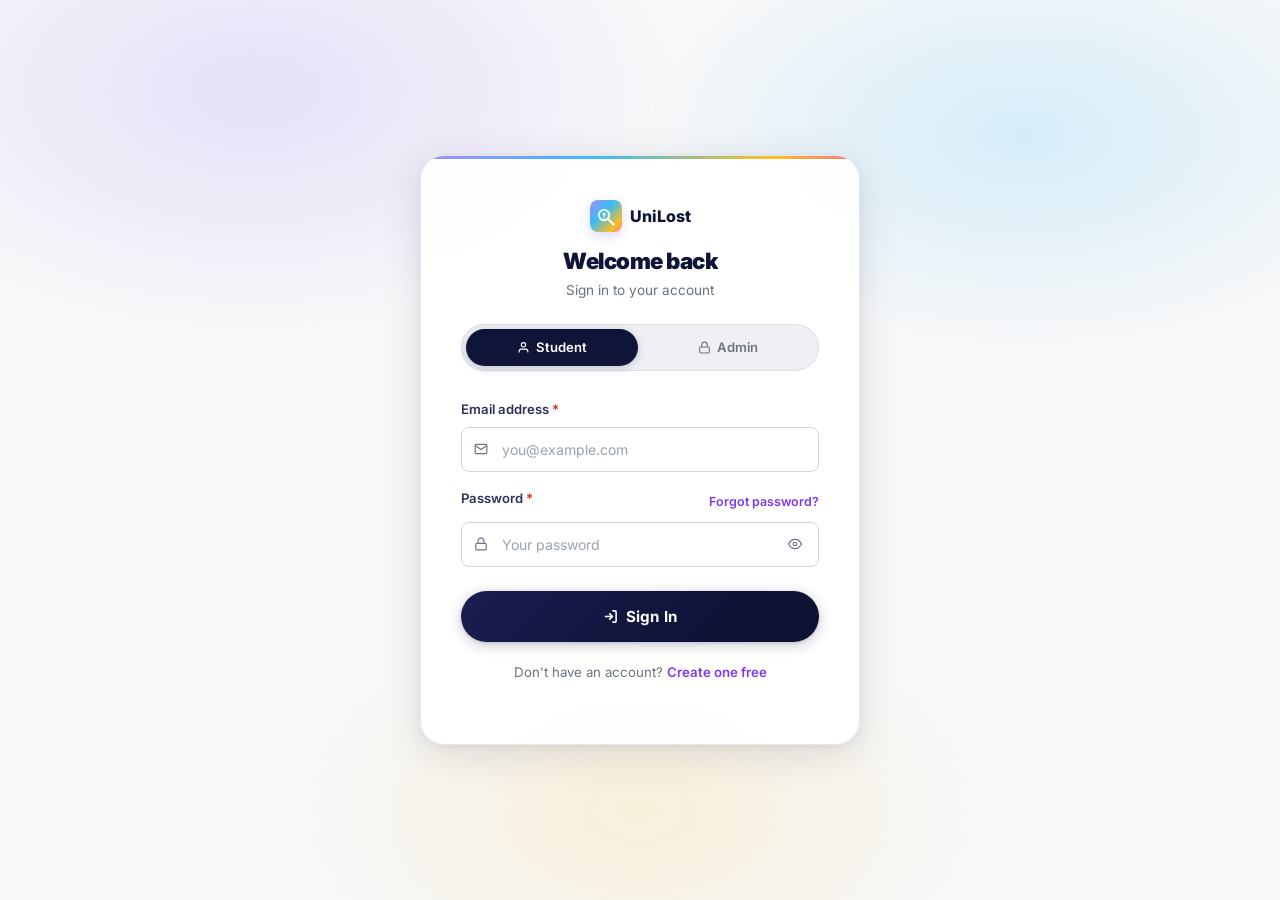
<file: src/main/resources/static/report-lost.html>
<!DOCTYPE html>
<html lang="en">
<head>
  <meta charset="UTF-8"><meta name="viewport" content="width=device-width, initial-scale=1.0">
  <title>UniLost — Report Lost Item</title>
  <link href="https://cdn.jsdelivr.net/npm/bootstrap@5.3.3/dist/css/bootstrap.min.css" rel="stylesheet">
  <link href="css/style.css" rel="stylesheet">
</head>
<body>
  <div id="navbarPlaceholder"></div>
  <script>window.ACTIVE_NAV="lost";</script>

  <div class="report-wrap">
    <div class="report-card">
      <a href="lost-items.html" style="font-size:.78rem;color:var(--text-3);display:inline-flex;align-items:center;gap:5px;margin-bottom:20px;">
        <svg width="13" height="13" viewBox="0 0 24 24" fill="none" stroke="currentColor" stroke-width="2"><line x1="19" y1="12" x2="5" y2="12"/><polyline points="12 19 5 12 12 5"/></svg>
        Back to Lost Items
      </a>
      <h2 style="font-size:1.4rem;font-weight:900;letter-spacing:-.5px;margin-bottom:4px;position:relative;z-index:1;">Report a Lost Item</h2>
      <p style="color:var(--text-3);font-size:.85rem;margin-bottom:24px;position:relative;z-index:1;">More detail = better AI matching. <span style="color:var(--danger)">*</span> required</p>

      <div id="formAlert" class="alert d-none" style="border-radius:var(--r-sm);font-size:.85rem;"></div>

      <form id="lostItemForm" novalidate style="position:relative;z-index:1;">
        <span class="section-label">Basic Info</span>
        <div class="row g-3 mb-3">
          <div class="col-md-8">
            <label class="form-label">Item Name <span style="color:var(--danger)">*</span></label>
            <input type="text" class="form-control" id="itemName" placeholder="e.g. Black Boat Earphones" maxlength="120" required>
            <div class="invalid-feedback">Required.</div>
          </div>
          <div class="col-md-4">
            <label class="form-label">Category <span style="color:var(--danger)">*</span></label>
            <select class="form-select" id="category" required><option value="" disabled selected>Select…</option></select>
            <div class="invalid-feedback">Required.</div>
          </div>
        </div>
        <div class="row g-3 mb-3">
          <div class="col-md-6"><label class="form-label">Color</label><input type="text" class="form-control" id="color" placeholder="e.g. Black, Navy Blue"></div>
          <div class="col-md-6"><label class="form-label">Brand</label><input type="text" class="form-control" id="brand" placeholder="e.g. Apple, Samsung"></div>
        </div>
        <div class="mb-3">
          <label class="form-label">Description <span style="color:var(--danger)">*</span></label>
          <textarea class="form-control" id="description" rows="3" maxlength="1000" required placeholder="Colour, condition, markings, contents…"></textarea>
          <div style="font-size:.72rem;color:#7c3aed;margin-top:4px;display:flex;align-items:center;gap:4px;">
            <svg width="11" height="11" viewBox="0 0 24 24" fill="none" stroke="currentColor" stroke-width="2"><circle cx="12" cy="12" r="10"/><line x1="12" y1="16" x2="12" y2="12"/><line x1="12" y1="8" x2="12.01" y2="8"/></svg>
            Detailed descriptions improve AI match accuracy
          </div>
          <div class="invalid-feedback">Required.</div>
        </div>

        <span class="section-label">Where &amp; When</span>
        <div class="row g-3 mb-3">
          <div class="col-md-8">
            <label class="form-label">Location Lost <span style="color:var(--danger)">*</span></label>
            <input type="text" class="form-control" id="location" placeholder="e.g. Library, 2nd Floor" required>
            <div class="invalid-feedback">Required.</div>
          </div>
          <div class="col-md-4">
            <label class="form-label">Date Lost <span style="color:var(--danger)">*</span></label>
            <input type="date" class="form-control" id="date" required>
            <div class="invalid-feedback">Required.</div>
          </div>
        </div>
        <div class="mb-3">
          <label class="form-label">Additional Details</label>
          <textarea class="form-control" id="additionalDetails" rows="2" maxlength="1000" placeholder="Scratch, sticker, serial number, contents…"></textarea>
        </div>

        <span class="section-label">Photo</span>
        <div class="mb-4">
          <div class="upload-zone" onclick="document.getElementById('image').click()">
            <div class="upload-icon">
              <svg width="22" height="22" viewBox="0 0 24 24" fill="none" stroke="currentColor" stroke-width="1.5"><polyline points="16 16 12 12 8 16"/><line x1="12" y1="12" x2="12" y2="21"/><path d="M20.39 18.39A5 5 0 0 0 18 9h-1.26A8 8 0 1 0 3 16.3"/></svg>
            </div>
            <p style="font-size:.875rem;color:var(--text-3);margin:0;font-weight:500;">Click to upload a photo</p>
            <p style="font-size:.72rem;color:var(--text-4);margin:4px 0 0;">JPG, PNG, WebP · max 5 MB</p>
          </div>
          <input type="file" id="image" accept=".jpg,.jpeg,.png,.webp" style="display:none;">
          <div class="image-preview-wrap" id="previewWrap">
            <img id="imagePreview" class="image-preview mt-3" alt="">
            <button type="button" class="btn-remove-image" id="removeImageBtn">
              <svg width="10" height="10" viewBox="0 0 24 24" fill="none" stroke="currentColor" stroke-width="3"><line x1="18" y1="6" x2="6" y2="18"/><line x1="6" y1="6" x2="18" y2="18"/></svg>
            </button>
          </div>
          <div id="imageError" class="d-none" style="color:var(--danger);font-size:.78rem;margin-top:6px;"></div>
        </div>

        <button type="submit" id="submitBtn" class="btn-uni-primary btn w-100 py-2" style="font-size:.95rem;justify-content:center;">
          <svg width="15" height="15" viewBox="0 0 24 24" fill="none" stroke="currentColor" stroke-width="2.5"><polyline points="20 6 9 17 4 12"/></svg>
          Submit Lost Item Report
        </button>
      </form>
    </div>

    <div class="report-tips">
      <h6 style="font-weight:800;font-size:.92rem;margin-bottom:18px;color:var(--text);">Tips for better matches</h6>
      <div class="tip-row">
        <div class="tip-icon"><svg width="16" height="16" viewBox="0 0 24 24" fill="none" stroke="currentColor" stroke-width="2"><path d="M14 2H6a2 2 0 0 0-2 2v16a2 2 0 0 0 2 2h12a2 2 0 0 0 2-2V8z"/><polyline points="14 2 14 8 20 8"/></svg></div>
        <div><div style="font-size:.82rem;font-weight:600;margin-bottom:2px;color:var(--text);">Be specific</div><div style="font-size:.75rem;color:var(--text-3);line-height:1.5;">Brand, colour, model, unique features.</div></div>
      </div>
      <div class="tip-row">
        <div class="tip-icon"><svg width="16" height="16" viewBox="0 0 24 24" fill="none" stroke="currentColor" stroke-width="2"><path d="M21 10c0 7-9 13-9 13s-9-6-9-13a9 9 0 0 1 18 0z"/><circle cx="12" cy="10" r="3"/></svg></div>
        <div><div style="font-size:.82rem;font-weight:600;margin-bottom:2px;color:var(--text);">Exact location</div><div style="font-size:.75rem;color:var(--text-3);line-height:1.5;">Precise location boosts match score by 10%.</div></div>
      </div>
      <div class="tip-row">
        <div class="tip-icon"><svg width="16" height="16" viewBox="0 0 24 24" fill="none" stroke="currentColor" stroke-width="2"><rect x="3" y="3" width="18" height="18" rx="2"/><circle cx="8.5" cy="8.5" r="1.5"/><polyline points="21 15 16 10 5 21"/></svg></div>
        <div><div style="font-size:.82rem;font-weight:600;margin-bottom:2px;color:var(--text);">Upload a photo</div><div style="font-size:.75rem;color:var(--text-3);line-height:1.5;">Photos contribute 60% of the AI match score.</div></div>
      </div>
      <div class="tip-row" style="margin-bottom:0;">
        <div class="tip-icon"><svg width="16" height="16" viewBox="0 0 24 24" fill="none" stroke="currentColor" stroke-width="2"><rect x="4" y="4" width="16" height="16" rx="2"/><rect x="9" y="9" width="6" height="6"/></svg></div>
        <div><div style="font-size:.82rem;font-weight:600;margin-bottom:2px;color:var(--text);">Auto AI matching</div><div style="font-size:.75rem;color:var(--text-3);line-height:1.5;">AI runs immediately after you submit.</div></div>
      </div>
    </div>
  </div>

  <script src="https://cdn.jsdelivr.net/npm/bootstrap@5.3.3/dist/js/bootstrap.bundle.min.js"></script>
  <script src="js/common.js"></script><script src="js/lost.js"></script>
</body></html>
</file>
<file: src/main/resources/static/css/style.css>
/* =========================================================
   UniLost — Global Design System
   Theme: Stripe-inspired · White Lilac · Dark Blue · Gradient
   ========================================================= */

@import url('https://fonts.googleapis.com/css2?family=Inter:wght@300;400;500;600;700;800;900&display=swap');

/* ── Design Tokens ─────────────────────────────────────── */
:root {
  /* Surfaces */
  --bg:      #F8F8F9;
  --bg-1:    #FFFFFF;
  --bg-2:    #F0F0F4;
  --bg-3:    #E8E8F0;
  --bg-input:#FFFFFF;

  /* Accent — Dark Blue */
  --green:      #111439;
  --green-hover:#1a1d52;
  --green-dim:  rgba(17,20,57,0.07);
  --green-bdr:  rgba(17,20,57,0.20);
  --green-glow: 0 4px 20px rgba(17,20,57,0.18);

  /* Gradient (Stripe-style: purple → cyan → gold) */
  --grad: linear-gradient(135deg, #a78bfa 0%, #38bdf8 40%, #fbbf24 80%, #fb7185 100%);
  --grad-soft: linear-gradient(135deg, rgba(167,139,250,0.15) 0%, rgba(56,189,248,0.15) 50%, rgba(251,191,36,0.10) 100%);
  --grad-hero: linear-gradient(135deg, #c084fc 0%, #60a5fa 35%, #34d399 65%, #fbbf24 100%);

  /* Text */
  --text:   #111439;
  --text-2: #2d3158;
  --text-3: #6b7280;
  --text-4: #9ca3af;

  /* Borders */
  --border:  rgba(17,20,57,0.08);
  --border-2:rgba(17,20,57,0.14);
  --border-g: rgba(17,20,57,0.20);

  /* Semantic */
  --success: #059669;
  --warning: #d97706;
  --danger:  #dc2626;
  --info:    #2563eb;

  /* Radius */
  --r-xs:  4px;
  --r-sm:  8px;
  --r-md:  12px;
  --r-lg:  14px;
  --r-xl:  18px;
  --r-2xl: 24px;
  --r-full:9999px;

  /* Shadows */
  --shadow-sm: 0 1px 3px rgba(17,20,57,0.08);
  --shadow-md: 0 4px 16px rgba(17,20,57,0.10);
  --shadow-lg: 0 12px 40px rgba(17,20,57,0.12);
  --shadow-xl: 0 24px 64px rgba(17,20,57,0.15);

  --font: 'Inter', system-ui, -apple-system, sans-serif;
}

/* ── Reset ──────────────────────────────────────────────── */
*, *::before, *::after { box-sizing: border-box; margin: 0; padding: 0; }
html { scroll-behavior: smooth; }
body {
  font-family: var(--font);
  background: var(--bg);
  color: var(--text);
  font-size: 15px;
  line-height: 1.65;
  -webkit-font-smoothing: antialiased;
  min-height: 100vh;
}
a { color: var(--text-2); text-decoration: none; transition: color .2s; }
a:hover { color: var(--text); }
img { display: block; max-width: 100%; }
::-webkit-scrollbar { width: 5px; height: 5px; }
::-webkit-scrollbar-track { background: var(--bg); }
::-webkit-scrollbar-thumb { background: #d1d5db; border-radius: 99px; }
::-webkit-scrollbar-thumb:hover { background: #9ca3af; }

/* ══════════════════════════════════════════════════════════
   NAVBAR
══════════════════════════════════════════════════════════ */
.navbar-unilost {
  background: rgba(248,248,249,0.92) !important;
  backdrop-filter: blur(16px);
  -webkit-backdrop-filter: blur(16px);
  border-bottom: 1px solid var(--border) !important;
  padding: 0;
  position: sticky;
  top: 0;
  z-index: 1000;
}
.navbar-unilost .container { padding-top:.65rem; padding-bottom:.65rem; }

.navbar-unilost .navbar-brand {
  font-weight: 800; font-size: 1.15rem;
  color: var(--text) !important;
  display: flex; align-items: center; gap: 10px;
  letter-spacing: -.3px;
}
.brand-mark {
  width: 32px; height: 32px;
  background: var(--grad);
  border-radius: 8px;
  display: flex; align-items: center; justify-content: center;
  flex-shrink: 0;
  box-shadow: 0 4px 12px rgba(167,139,250,0.35);
}
.navbar-unilost .nav-link {
  color: var(--text-3) !important;
  font-size: .875rem; font-weight: 500;
  padding: .38rem .75rem !important;
  border-radius: var(--r-xs);
  transition: all .15s;
  display: flex; align-items: center; gap: 6px;
}
.navbar-unilost .nav-link:hover { color: var(--text) !important; background: var(--green-dim); }
.navbar-unilost .nav-link.active { color: var(--text) !important; background: var(--green-dim); font-weight: 600; }

.btn-nav-cta {
  background: var(--text) !important;
  color: #fff !important;
  padding: .42rem 1rem !important;
  border-radius: 6px !important;
  font-weight: 700 !important;
  font-size: .82rem !important;
  transition: all .2s !important;
  box-shadow: var(--green-glow) !important;
  border: none !important;
}
.btn-nav-cta:hover { background: var(--green-hover) !important; color: #fff !important; }

.navbar-toggler { border-color: var(--border) !important; }
.navbar-toggler:focus { box-shadow: none !important; }
.navbar-toggler-icon { background-image: url("data:image/svg+xml,%3csvg xmlns='http://www.w3.org/2000/svg' viewBox='0 0 30 30'%3e%3cpath stroke='rgba%2817%2C20%2C57%2C0.7%29' stroke-linecap='round' stroke-width='2.5' d='M4 7h22M4 15h22M4 23h22'/%3e%3c/svg%3e") !important; }

.nav-avatar {
  width: 28px; height: 28px;
  background: var(--grad); border-radius: 50%;
  display: inline-flex; align-items: center; justify-content: center;
  color: #fff; font-size: .72rem; font-weight: 800; flex-shrink: 0;
}

/* ══════════════════════════════════════════════════════════
   PAGE HERO BANNER (inner pages)
══════════════════════════════════════════════════════════ */
.page-hero {
  background: var(--bg-1);
  border-bottom: 1px solid var(--border);
  padding: 40px 0 32px;
  position: relative;
  overflow: hidden;
}
.page-hero::before {
  content: '';
  position: absolute;
  width: 300px; height: 300px;
  background: var(--grad-soft);
  top: -80px; right: 8%;
  border-radius: 50%;
  pointer-events: none;
}

/* ══════════════════════════════════════════════════════════
   SECTION LABELS
══════════════════════════════════════════════════════════ */
.section-label {
  display: block;
  font-size: .65rem; font-weight: 700;
  text-transform: uppercase; letter-spacing: 1.2px;
  color: #7c3aed; margin-bottom: 8px;
}
.section-title { font-size: 1.5rem; font-weight: 900; color: var(--text); letter-spacing: -.5px; }
.section-sub   { font-size: .875rem; color: var(--text-3); margin-top: 4px; }
.section-header{ display:flex; justify-content:space-between; align-items:center; margin-bottom:28px; flex-wrap:wrap; gap:12px; }

/* ══════════════════════════════════════════════════════════
   CARDS
══════════════════════════════════════════════════════════ */
.card {
  background: var(--bg-1) !important;
  border: 1px solid var(--border) !important;
  border-radius: var(--r-lg) !important;
  color: var(--text) !important;
  transition: all .25s !important;
  overflow: hidden;
  box-shadow: var(--shadow-sm) !important;
}
.card:hover {
  border-color: var(--border-2) !important;
  box-shadow: var(--shadow-md) !important;
  transform: translateY(-3px) !important;
}

.card-header-unilost {
  background: var(--bg-2);
  border-bottom: 1px solid var(--border);
  padding: 12px 18px;
  font-weight: 700; font-size: .875rem; color: var(--text);
  display: flex; align-items: center; gap: 8px;
}
.card-header-unilost .accent-bar {
  width: 3px; height: 16px;
  background: var(--grad);
  border-radius: 99px;
}

/* item image */
.item-image {
  width: 100%; height: 195px;
  object-fit: cover; background: var(--bg-2); display: block;
  transition: transform .4s;
}
.card:hover .item-image { transform: scale(1.04); }
.item-img-wrap { overflow: hidden; position: relative; }
.item-img-wrap::after {
  content: '';
  position: absolute; inset: 0;
  background: linear-gradient(to top, rgba(17,20,57,.55) 0%, transparent 55%);
  pointer-events: none;
}

.item-image-lg {
  width: 100%; max-height: 400px; object-fit: contain;
  background: var(--bg-1); border-radius: var(--r-md);
  border: 1px solid var(--border); padding: 8px;
}

/* ══════════════════════════════════════════════════════════
   BUTTONS  —  Pill · gradient · clean hover · ripple
══════════════════════════════════════════════════════════ */

/* ── Shared base ────────────────────────────────────────── */
.btn-primary,
.btn-uni-primary,
.btn-outline-green,
.btn-uni-outline,
.btn-ghost,
.btn-nav-cta {
  position: relative;
  overflow: hidden;
  display: inline-flex !important;
  align-items: center;
  justify-content: center;
  gap: 7px;
  font-family: var(--font) !important;
  font-size: .875rem !important;
  font-weight: 700 !important;
  letter-spacing: .01em;
  border-radius: var(--r-full) !important;   /* pill */
  cursor: pointer;
  text-decoration: none;
  white-space: nowrap;
  transition:
    background   .22s cubic-bezier(.4,0,.2,1),
    border-color .22s cubic-bezier(.4,0,.2,1),
    box-shadow   .22s cubic-bezier(.4,0,.2,1),
    color        .22s cubic-bezier(.4,0,.2,1),
    transform    .18s cubic-bezier(.34,1.56,.64,1) !important;
}

/* ── PRIMARY — dark gradient ────────────────────────────── */
.btn-primary,
.btn-uni-primary {
  background: linear-gradient(135deg, #1a1d52 0%, #111439 60%, #0e1130 100%) !important;
  border: none !important;
  color: #fff !important;
  padding: 10px 22px !important;
  box-shadow: 0 2px 8px rgba(17,20,57,0.22), 0 1px 2px rgba(17,20,57,0.15) !important;
}
.btn-primary:hover,
.btn-uni-primary:hover {
  background: linear-gradient(135deg, #252966 0%, #1a1d52 60%, #131640 100%) !important;
  color: #fff !important;
  transform: translateY(-2px) scale(1.02) !important;
  box-shadow: 0 6px 20px rgba(17,20,57,0.30), 0 2px 6px rgba(17,20,57,0.18) !important;
}
.btn-primary:active,
.btn-uni-primary:active {
  transform: translateY(0) scale(0.98) !important;
  box-shadow: 0 1px 4px rgba(17,20,57,0.20) !important;
}
.btn-primary:disabled,
.btn-uni-primary:disabled {
  opacity: .48 !important;
  transform: none !important;
  cursor: not-allowed !important;
  box-shadow: none !important;
}
.btn-primary:focus-visible,
.btn-uni-primary:focus-visible {
  outline: 2px solid #7c3aed !important;
  outline-offset: 3px !important;
}

/* ── OUTLINE ────────────────────────────────────────────── */
.btn-outline-green,
.btn-uni-outline {
  background: transparent !important;
  border: 1.5px solid var(--border-g) !important;
  color: var(--text) !important;
  padding: 9px 20px !important;
}
.btn-outline-green:hover,
.btn-uni-outline:hover {
  background: var(--green-dim) !important;
  border-color: var(--navy,#111439) !important;
  color: var(--text) !important;
  transform: translateY(-2px) !important;
  box-shadow: 0 4px 14px rgba(17,20,57,0.10) !important;
}
.btn-outline-green:active,
.btn-uni-outline:active { transform: translateY(0) !important; }

/* ── GHOST ──────────────────────────────────────────────── */
.btn-ghost {
  background: var(--bg-2) !important;
  border: 1.5px solid var(--border) !important;
  color: var(--text-2) !important;
  padding: 9px 20px !important;
}
.btn-ghost:hover {
  background: var(--bg-3) !important;
  border-color: var(--border-2) !important;
  color: var(--text) !important;
  transform: translateY(-2px) !important;
  box-shadow: 0 4px 12px rgba(17,20,57,0.08) !important;
}
.btn-ghost:active { transform: translateY(0) !important; }

/* ── NAV CTA ────────────────────────────────────────────── */
.btn-nav-cta {
  background: linear-gradient(135deg, #1a1d52 0%, #111439 100%) !important;
  color: #fff !important;
  padding: .5rem 1.4rem !important;
  font-size: .82rem !important;
  font-weight: 700 !important;
  border: none !important;
  border-radius: 9999px !important;
  display: inline-flex !important;
  align-items: center !important;
  text-decoration: none !important;
  white-space: nowrap !important;
  line-height: 1.5 !important;
  box-shadow: 0 2px 10px rgba(17,20,57,0.22) !important;
  transition: background .2s, box-shadow .2s, transform .18s !important;
}
.btn-nav-cta:hover {
  background: linear-gradient(135deg, #252966 0%, #1a1d52 100%) !important;
  color: #fff !important;
  transform: translateY(-1px) !important;
  box-shadow: 0 4px 16px rgba(17,20,57,0.28) !important;
}

/* ── Button hover — box-shadow only, no pseudo-elements ── */

/* ══════════════════════════════════════════════════════════
   AUTH BUTTONS & SHARED AUTH UI
   Centralised here so register.html, login.html,
   forgot-password.html, admin-login.html all use one source.
══════════════════════════════════════════════════════════ */

/* Full-width pill button used on all auth forms */
.btn-auth {
  width: 100%;
  background: linear-gradient(135deg, #1a1d52 0%, #111439 60%, #0e1130 100%);
  border: none;
  color: #fff;
  font-weight: 700;
  font-size: .95rem;
  padding: 13px 24px;
  border-radius: 9999px;
  cursor: pointer;
  letter-spacing: .01em;
  display: flex;
  align-items: center;
  justify-content: center;
  gap: 8px;
  font-family: var(--font);
  box-shadow: 0 3px 14px rgba(17,20,57,0.22), 0 1px 3px rgba(17,20,57,0.14);
  position: relative;
  overflow: hidden;
  transition:
    background   .22s cubic-bezier(.4,0,.2,1),
    box-shadow   .22s cubic-bezier(.4,0,.2,1),
    transform    .18s cubic-bezier(.34,1.56,.64,1);
  text-decoration: none;
}
.btn-auth:hover:not(:disabled) {
  background: linear-gradient(135deg, #252966 0%, #1a1d52 60%, #131640 100%);
  transform: translateY(-2px) scale(1.015);
  box-shadow: 0 7px 22px rgba(17,20,57,0.30), 0 2px 6px rgba(17,20,57,0.16);
  color: #fff;
}
.btn-auth:active:not(:disabled) {
  transform: translateY(0) scale(0.98);
  box-shadow: 0 1px 6px rgba(17,20,57,0.18);
}
.btn-auth:focus-visible {
  outline: 2px solid #7c3aed;
  outline-offset: 3px;
}
.btn-auth:disabled {
  opacity: 0.5;
  cursor: not-allowed;
  transform: none;
  box-shadow: none;
}

/* Animated blobs behind auth pages */
.auth-blob {
  position: fixed;
  border-radius: 50%;
  filter: blur(60px);
  pointer-events: none;
  z-index: 0;
  animation: blobFloat 8s ease-in-out infinite;
}
.auth-blob-1 { width:420px; height:420px; background:rgba(167,139,250,0.22); top:-120px; left:-100px; }
.auth-blob-2 { width:360px; height:360px; background:rgba(56,189,248,0.18);  top:-80px;  right:-80px; animation-delay:-3s; }
.auth-blob-3 { width:300px; height:300px; background:rgba(251,191,36,0.14);  bottom:-80px; left:50%; animation-name:blobFloat3; animation-delay:-6s; }
@keyframes blobFloat  { 0%,100%{transform:translateY(0) scale(1);} 50%{transform:translateY(-20px) scale(1.05);} }
@keyframes blobFloat3 { 0%,100%{transform:translateX(-50%) translateY(0) scale(1);} 50%{transform:translateX(-50%) translateY(-20px) scale(1.05);} }

/* Auth card entry animation */
.auth-card {
  animation: cardIn 0.45s cubic-bezier(0.34,1.56,0.64,1) both;
}
@keyframes cardIn {
  from { opacity:0; transform:translateY(28px) scale(0.97); }
  to   { opacity:1; transform:translateY(0)    scale(1);    }
}

/* Step panels */
.step-panel { display: none; }
.step-panel.active {
  display: block;
  animation: stepIn 0.32s cubic-bezier(0.34,1.56,0.64,1) both;
}
@keyframes stepIn { from{opacity:0;transform:translateX(18px);} to{opacity:1;transform:translateX(0);} }

/* Step indicator */
.step-indicator { display:flex; align-items:center; justify-content:center; gap:10px; margin-bottom:28px; }
.step-dot { width:8px; height:8px; border-radius:50%; background:var(--bg-3); border:1.5px solid var(--border-2); transition:all .3s; }
.step-dot.active { background:#7c3aed; border-color:#7c3aed; transform:scale(1.4); }
.step-dot.done   { background:var(--success); border-color:var(--success); }
.step-line { width:40px; height:1.5px; background:var(--border-2); transition:background .3s; }
.step-line.done  { background:var(--success); }

/* OTP digits */
.otp-row { display:flex; gap:10px; justify-content:center; margin:20px 0; }
.otp-digit {
  width:50px; height:58px;
  border:2px solid var(--border-2); border-radius:var(--r-sm);
  text-align:center; font-size:1.4rem; font-weight:700;
  font-family:var(--font); color:var(--text); background:var(--bg-1);
  transition:all .2s; caret-color:#7c3aed;
}
.otp-digit:focus { outline:none; border-color:#7c3aed; box-shadow:0 0 0 3px rgba(124,58,237,0.12); transform:scale(1.06); }
.otp-digit.filled { border-color:#7c3aed; background:rgba(124,58,237,0.04); }

/* OTP timer */
.otp-timer { font-size:.78rem; color:var(--text-3); text-align:center; margin-top:8px; }
.otp-timer .timer-val      { font-weight:700; color:var(--text-2); }
.otp-timer .timer-val.warn { color:var(--danger); }

/* Resend button */
.resend-btn {
  background:none; border:none; padding:0;
  color:#7c3aed; font-size:.82rem; font-weight:600;
  cursor:pointer; font-family:var(--font);
  text-decoration:underline; transition:color .2s;
}
.resend-btn:disabled { color:var(--text-4); text-decoration:none; cursor:not-allowed; }
.resend-btn:not(:disabled):hover { color:#5b21b6; }

/* Password strength bar */
.pwd-strength-bar  { height:4px; border-radius:99px; background:var(--bg-3); margin-top:8px; overflow:hidden; }
.pwd-strength-fill { height:100%; border-radius:99px; transition:width .3s, background .3s; width:0%; }
.pwd-strength-label { font-size:.72rem; margin-top:4px; font-weight:600; }

/* Input icon wrapper (used in auth forms) */
.input-icon-wrap { position:relative; }
.input-icon-wrap .field-icon {
  position:absolute; left:13px; top:50%;
  transform:translateY(-50%); color:var(--text-3);
  display:flex; pointer-events:none;
}
.input-icon-wrap input,
.input-icon-wrap textarea { padding-left:40px !important; }
.input-icon-wrap .toggle-pwd {
  position:absolute; right:13px; top:50%;
  transform:translateY(-50%);
  background:none; border:none; padding:4px;
  color:var(--text-3); cursor:pointer;
  display:flex; align-items:center; justify-content:center;
  border-radius:4px; transition:color .15s;
}
.input-icon-wrap .toggle-pwd:hover { color:var(--text); }

/* Auth alert box */
.auth-alert {
  border-radius:var(--r-sm); padding:10px 14px; font-size:.85rem;
  display:none; align-items:center; gap:8px;
  margin-bottom:16px;
  animation:authAlertIn .2s ease;
}
.auth-alert.show   { display:flex; }
.auth-alert.success { background:rgba(5,150,105,.08); border:1px solid rgba(5,150,105,.2); color:#059669; }
.auth-alert.error   { background:rgba(220,38,38,.08);  border:1px solid rgba(220,38,38,.2);  color:#dc2626; }
@keyframes authAlertIn { from{opacity:0;transform:translateY(-4px);} to{opacity:1;transform:translateY(0);} }

/* Back link */
.back-link {
  background:none; border:none; padding:0;
  color:var(--text-3); font-size:.82rem;
  cursor:pointer; font-family:var(--font);
  display:inline-flex; align-items:center; gap:4px;
  transition:color .15s; text-decoration:none;
}
.back-link:hover { color:var(--text); }

/* Success icon (password reset step 4) */
.success-icon {
  width:64px; height:64px;
  background:linear-gradient(135deg,rgba(5,150,105,.12),rgba(16,185,129,.12));
  border:1px solid rgba(5,150,105,.2); border-radius:50%;
  display:flex; align-items:center; justify-content:center;
  margin:0 auto 16px;
  animation:popIn .5s cubic-bezier(0.34,1.56,0.64,1) both;
}
@keyframes popIn { from{transform:scale(0);} to{transform:scale(1);} }

@media (max-width:480px) {
  .auth-card { padding:32px 22px !important; }
  .otp-digit { width:42px; height:50px; font-size:1.2rem; }
}
@media (prefers-reduced-motion:reduce) {
  .auth-blob, .auth-card, .step-panel, .success-icon { animation:none !important; }
  .otp-digit:focus  { transform:none; }
  .btn-auth:hover   { transform:none; }
}

/* ══════════════════════════════════════════════════════════
   BADGES
══════════════════════════════════════════════════════════ */
.badge-pending   { background:rgba(217,119,6,.1);   color:#d97706; border:1px solid rgba(217,119,6,.2);   font-weight:700; font-size:.68rem; padding:3px 10px; border-radius:99px; display:inline-block; }
.badge-matched   { background:rgba(5,150,105,.1);   color:#059669; border:1px solid rgba(5,150,105,.2);   font-weight:700; font-size:.68rem; padding:3px 10px; border-radius:99px; display:inline-block; }
.badge-recovered { background:rgba(37,99,235,.1);   color:#2563eb; border:1px solid rgba(37,99,235,.2);   font-weight:700; font-size:.68rem; padding:3px 10px; border-radius:99px; display:inline-block; }
.badge-lost      { background:rgba(220,38,38,.1);   color:#dc2626; border:1px solid rgba(220,38,38,.2);   font-weight:700; font-size:.68rem; padding:3px 10px; border-radius:99px; display:inline-block; }
.badge-found     { background:rgba(5,150,105,.1);   color:#059669; border:1px solid rgba(5,150,105,.2);   font-weight:700; font-size:.68rem; padding:3px 10px; border-radius:99px; display:inline-block; }

.confidence-badge { font-size:.7rem; font-weight:700; padding:3px 10px; border-radius:99px; display:inline-flex; align-items:center; gap:4px; }
.conf-veryhigh { background:rgba(5,150,105,.1);   color:#059669; border:1px solid rgba(5,150,105,.2); }
.conf-high     { background:rgba(37,99,235,.1);   color:#2563eb; border:1px solid rgba(37,99,235,.2); }
.conf-possible { background:rgba(217,119,6,.1);   color:#d97706; border:1px solid rgba(217,119,6,.2); }
.conf-low      { background:var(--bg-2); color:var(--text-3); border:1px solid var(--border); }

/* ══════════════════════════════════════════════════════════
   FORMS
══════════════════════════════════════════════════════════ */
.form-control, .form-select {
  background: var(--bg-1) !important;
  border: 1px solid #d1d5db !important;
  color: var(--text) !important;
  border-radius: var(--r-sm) !important;
  font-size: .875rem !important;
  padding: 11px 14px !important;
  font-family: var(--font) !important;
  transition: border-color .2s, box-shadow .2s !important;
}
.form-control::placeholder { color: var(--text-4) !important; }
.form-select option { background: var(--bg-1) !important; color: var(--text) !important; }
.form-control:focus, .form-select:focus {
  background: var(--bg-1) !important;
  border-color: #7c3aed !important;
  box-shadow: 0 0 0 3px rgba(124,58,237,.10) !important;
  color: var(--text) !important; outline: none !important;
}
.form-label { font-size: .82rem !important; font-weight: 600 !important; color: var(--text-2) !important; margin-bottom: 6px !important; }
.form-text  { color: var(--text-4) !important; font-size: .76rem !important; }
.invalid-feedback { color: var(--danger) !important; font-size: .76rem !important; }

/* auth card */
.auth-wrap {
  min-height: 100vh;
  display: flex; align-items: center; justify-content: center;
  padding: 40px 20px; position: relative; overflow: hidden;
  background: var(--bg);
}
/* gradient blobs behind auth */
.auth-wrap::before {
  content: '';
  position: fixed; inset: 0;
  background:
    radial-gradient(ellipse 55% 45% at 20% 10%, rgba(167,139,250,0.22) 0%, transparent 60%),
    radial-gradient(ellipse 50% 40% at 80% 15%, rgba(56,189,248,0.18) 0%, transparent 60%),
    radial-gradient(ellipse 45% 40% at 50% 90%, rgba(251,191,36,0.14) 0%, transparent 60%);
  pointer-events: none;
  z-index: 0;
}
.auth-card {
  background: rgba(255,255,255,0.92);
  border: 1px solid rgba(17,20,57,0.10);
  border-radius: var(--r-2xl);
  padding: 44px 40px;
  width: 100%; max-width: 440px;
  box-shadow: 0 8px 40px rgba(17,20,57,0.12), 0 2px 8px rgba(17,20,57,0.06);
  position: relative; z-index: 2; overflow: hidden;
  backdrop-filter: blur(8px);
  -webkit-backdrop-filter: blur(8px);
}
.auth-card::before {
  content: '';
  position: absolute; top: 0; left: 0; right: 0; height: 3px;
  background: var(--grad);
  pointer-events: none;
}

/* filter bar */
.filter-bar {
  background: var(--bg-1);
  border: 1px solid var(--border);
  border-radius: var(--r-lg);
  padding: 20px 24px; margin-bottom: 28px;
}
.search-bar { position: relative; }
.search-bar .search-icon { position:absolute; left:13px; top:50%; transform:translateY(-50%); color:var(--text-3); pointer-events:none; display:flex; }
.search-bar input { padding-left: 42px !important; }

/* ══════════════════════════════════════════════════════════
   PROGRESS / SCORES
══════════════════════════════════════════════════════════ */
.progress-track { background:var(--bg-2); border-radius:99px; height:5px; overflow:hidden; margin:6px 0; }
.progress-fill  { height:100%; border-radius:99px; background: var(--grad); transition:width .5s ease; }
.match-score-lg { font-size:2rem; font-weight:900; letter-spacing:-1px; line-height:1; color:#111439; }
.score-high   { color:#059669; }
.score-medium { color:#d97706; }
.score-low    { color:var(--text-3); }

.match-split { display:grid; grid-template-columns:1fr 1fr; gap:1px; background:var(--border); border-radius:var(--r-sm); overflow:hidden; margin-bottom:14px; }
.match-split-side { background:var(--bg-2); padding:12px; }
.match-split-side img { width:100%; height:100px; object-fit:cover; border-radius:6px; margin-bottom:8px; background:var(--bg); }

.reason-tag { display:inline-flex; align-items:center; gap:4px; background:rgba(124,58,237,.07); color:#7c3aed; font-size:.7rem; font-weight:600; padding:3px 10px; border-radius:99px; margin:2px; border:1px solid rgba(124,58,237,.18); }

/* ══════════════════════════════════════════════════════════
   NOTIFICATION BELL
══════════════════════════════════════════════════════════ */
.nav-bell { position:relative; }
.bell-count { background:var(--danger); color:#fff; font-size:9px; font-weight:800; border-radius:99px; padding:1px 5px; vertical-align:top; position:relative; top:-6px; min-width:16px; display:inline-block; text-align:center; }
.notif-dropdown { position:absolute; right:0; top:calc(100% + 8px); width:330px; max-height:420px; overflow-y:auto; background:var(--bg-1); border:1px solid var(--border); border-radius:var(--r-lg); box-shadow:var(--shadow-xl); z-index:2000; }
.notif-dd-hdr { padding:12px 16px; border-bottom:1px solid var(--border); font-size:.82rem; font-weight:700; color:var(--text); }
.notif-item { padding:11px 16px; border-bottom:1px solid var(--border); cursor:pointer; transition:background .1s; }
.notif-item:last-child { border-bottom:none; }
.notif-item:hover { background:var(--bg-2); }
.notif-unread { background:rgba(124,58,237,.04); }
.notif-header { display:flex; justify-content:space-between; align-items:flex-start; gap:8px; }
.notif-title  { font-weight:700; font-size:.8rem; color:var(--text); flex:1; }
.notif-time   { font-size:.68rem; color:var(--text-4); white-space:nowrap; }
.notif-message{ font-size:.77rem; color:var(--text-3); margin-top:2px; }
.notif-unread-dot { width:6px; height:6px; background:#7c3aed; border-radius:50%; flex-shrink:0; margin-top:5px; }
.notif-empty  { padding:24px; text-align:center; color:var(--text-3); font-size:.85rem; }

/* ══════════════════════════════════════════════════════════
   STATE HELPERS
══════════════════════════════════════════════════════════ */
.state-container { text-align:center; padding:56px 24px; color:var(--text-3); }
.state-container .state-icon { font-size:3rem; margin-bottom:14px; display:block; }
.state-container h5 { font-weight:700; color:var(--text-2); }
.state-container p  { font-size:.875rem; margin-top:6px; }
.spinner-uni { width:34px; height:34px; border:3px solid var(--bg-2); border-top-color:#7c3aed; border-radius:50%; animation:spin .75s linear infinite; margin:0 auto 12px; }
@keyframes spin { to { transform:rotate(360deg); } }

/* empty state icon wrapper */
.empty-icon {
  width: 64px; height: 64px;
  background: var(--bg-2); border: 1px solid var(--border);
  border-radius: var(--r-md);
  display: flex; align-items: center; justify-content: center;
  margin: 0 auto 16px;
  color: var(--text-3);
}

/* ══════════════════════════════════════════════════════════
   CHAT / MESSAGES
══════════════════════════════════════════════════════════ */
.chat-shell { display:flex; height:74vh; min-height:520px; border:1px solid var(--border); border-radius:var(--r-lg); overflow:hidden; background:var(--bg-1); box-shadow:var(--shadow-md); }
.conv-list { width:280px; min-width:240px; border-right:1px solid var(--border); overflow-y:auto; flex-shrink:0; background:var(--bg); }
.conv-list-header { padding:14px 18px; font-weight:800; font-size:.875rem; color:var(--text); border-bottom:1px solid var(--border); display:flex; align-items:center; gap:8px; }
.conv-row { display:flex; align-items:center; gap:10px; padding:12px 16px; border-bottom:1px solid var(--border); cursor:pointer; transition:background .12s; }
.conv-row:hover { background:var(--bg-2); }
.conv-row.active { background:rgba(124,58,237,.06); border-right:2px solid #7c3aed; }
.conv-avatar { width:34px; height:34px; background:var(--grad); border-radius:50%; display:flex; align-items:center; justify-content:center; color:#fff; font-size:.78rem; font-weight:800; flex-shrink:0; }
.conv-name { font-weight:700; font-size:.83rem; color:var(--text); }
.conv-sub  { font-size:.72rem; color:var(--text-3); white-space:nowrap; overflow:hidden; text-overflow:ellipsis; max-width:175px; }
.conv-unread-badge { min-width:18px; height:18px; background:#7c3aed; color:#fff; border-radius:9px; font-size:.65rem; font-weight:800; display:flex; align-items:center; justify-content:center; padding:0 5px; flex-shrink:0; }
.chat-area { flex:1; display:flex; flex-direction:column; min-width:0; }
.chat-header { padding:14px 20px; font-weight:700; font-size:.875rem; color:var(--text); border-bottom:1px solid var(--border); background:var(--bg-1); display:flex; align-items:center; gap:10px; }
.chat-messages { flex:1; overflow-y:auto; padding:20px; display:flex; flex-direction:column; gap:8px; background:var(--bg); }
.chat-bubble { max-width:65%; padding:10px 14px; border-radius:12px; font-size:.875rem; word-break:break-word; }
.chat-bubble.mine { background:var(--text); color:#fff; align-self:flex-end; border-bottom-right-radius:3px; font-weight:500; }
.chat-bubble.theirs { background:var(--bg-1); color:var(--text); align-self:flex-start; border-bottom-left-radius:3px; border:1px solid var(--border); }
.chat-time { font-size:.67rem; opacity:.55; margin-top:4px; }
.chat-bubble.mine .chat-time { text-align:right; }
.chat-input-row { border-top:1px solid var(--border); padding:12px 16px; display:flex; gap:10px; align-items:center; background:var(--bg-1); }
.chat-welcome { flex:1; display:flex; flex-direction:column; align-items:center; justify-content:center; padding:40px; background:var(--bg); color:var(--text-3); text-align:center; }

/* ══════════════════════════════════════════════════════════
   ADMIN
══════════════════════════════════════════════════════════ */
.admin-topbar { background:var(--bg-1); border-bottom:1px solid var(--border); padding:0 28px; height:58px; display:flex; align-items:center; justify-content:space-between; position:sticky; top:0; z-index:200; }
.admin-body   { display:flex; min-height:calc(100vh - 58px); }
.admin-sidebar{ width:220px; background:var(--bg); border-right:1px solid var(--border); flex-shrink:0; padding:20px 0; position:sticky; top:58px; height:calc(100vh - 58px); overflow-y:auto; }
.admin-nav-section { padding:14px 20px 8px; font-size:.62rem; font-weight:700; text-transform:uppercase; letter-spacing:1.2px; color:var(--text-4); }
.admin-nav-item { display:flex; align-items:center; gap:10px; padding:9px 20px; color:var(--text-3); font-size:.85rem; font-weight:500; cursor:pointer; transition:all .15s; border-left:2px solid transparent; border:none; background:none; width:100%; text-align:left; border-left:2px solid transparent; }
.admin-nav-item:hover { color:var(--text); background:var(--bg-2); }
.admin-nav-item.active { color:#111439; background:rgba(17,20,57,.06); border-left-color:#111439; font-weight:600; }
.admin-nav-icon { width:18px; text-align:center; flex-shrink:0; display:flex; align-items:center; justify-content:center; }
.admin-main { flex:1; padding:32px; overflow-y:auto; min-width:0; }
.tab-panel { display:none; } .tab-panel.active { display:block; }
.admin-page-title { font-size:1.3rem; font-weight:900; letter-spacing:-.4px; color:var(--text); }
.admin-page-sub   { font-size:.82rem; color:var(--text-3); margin-top:3px; }
.admin-page-header{ display:flex; justify-content:space-between; align-items:center; margin-bottom:24px; flex-wrap:wrap; gap:12px; }
.admin-stat-card { background:var(--bg-1); border:1px solid var(--border); border-radius:var(--r-lg); padding:22px 20px; transition:all .25s; }
.admin-stat-card:hover { border-color:var(--border-2); box-shadow:var(--shadow-md); transform:translateY(-2px); }
.admin-stat-card .num { font-size:2rem; font-weight:900; color:#111439; letter-spacing:-1px; }
.admin-stat-card .label { font-size:.7rem; font-weight:600; color:var(--text-3); text-transform:uppercase; letter-spacing:.7px; margin-top:4px; }
.admin-stat-card .icon-wrap { width:38px; height:38px; background:var(--grad-soft); border:1px solid var(--border); border-radius:8px; display:flex; align-items:center; justify-content:center; color:#7c3aed; margin-bottom:12px; }
.live-dot { width:7px; height:7px; background:#059669; border-radius:50%; animation:blink 2s infinite; }
@keyframes blink { 0%,100%{opacity:1;} 50%{opacity:.3;} }
.admin-table { width:100%; border-collapse:collapse; background:var(--bg-1); border-radius:var(--r-lg); overflow:hidden; font-size:.875rem; border:1px solid var(--border); }
.admin-table th { background:var(--bg-2); padding:11px 16px; font-size:.7rem; font-weight:700; text-transform:uppercase; letter-spacing:.7px; color:var(--text-3); border-bottom:1px solid var(--border); white-space:nowrap; }
.admin-table td { padding:11px 16px; border-bottom:1px solid var(--border); color:var(--text-2); vertical-align:middle; }
.admin-table tr:last-child td { border-bottom:none; }
.admin-table tr:hover td { background:var(--bg-2); }

/* ══════════════════════════════════════════════════════════
   IMAGE UPLOAD
══════════════════════════════════════════════════════════ */
.image-upload-box { border:2px dashed rgba(124,58,237,.2); border-radius:var(--r-md); padding:28px; text-align:center; background:rgba(124,58,237,.03); cursor:pointer; transition:all .2s; }
.image-upload-box:hover { border-color:#7c3aed; background:rgba(124,58,237,.06); }
.image-preview-wrap { position:relative; display:inline-block; margin-top:10px; }
.image-preview { max-height:180px; max-width:100%; border-radius:var(--r-sm); display:none; border:1px solid var(--border); }
.btn-remove-image { position:absolute; top:-8px; right:-8px; background:var(--danger); color:#fff; border:none; border-radius:50%; width:22px; height:22px; font-size:11px; cursor:pointer; display:none; align-items:center; justify-content:center; }

/* ══════════════════════════════════════════════════════════
   TOASTS
══════════════════════════════════════════════════════════ */
.toast-container-uni { position:fixed; bottom:28px; right:28px; z-index:9999; display:flex; flex-direction:column; gap:8px; }
.uni-toast { background:var(--bg-1); border:1px solid var(--border); border-left:3px solid #7c3aed; border-radius:var(--r-md); box-shadow:var(--shadow-xl); padding:12px 16px; min-width:270px; max-width:350px; font-size:.875rem; font-weight:500; color:var(--text); animation:slideIn .25s ease; display:flex; align-items:center; gap:10px; }
.uni-toast.success { border-left-color:var(--success); }
.uni-toast.error   { border-left-color:var(--danger); }
.uni-toast.warning { border-left-color:var(--warning); }
@keyframes slideIn { from{transform:translateX(110%);opacity:0;} to{transform:translateX(0);opacity:1;} }

/* ══════════════════════════════════════════════════════════
   REPORT FORM LAYOUT
══════════════════════════════════════════════════════════ */
.report-wrap { display:grid; grid-template-columns:1fr 320px; gap:24px; max-width:1040px; margin:0 auto; padding:40px 24px 64px; }
@media(max-width:880px){ .report-wrap{grid-template-columns:1fr;} .report-tips{display:none;} }
.report-card { background:var(--bg-1); border:1px solid var(--border); border-radius:var(--r-2xl); padding:36px 32px; position:relative; overflow:hidden; }
.report-card::before { content:''; position:absolute; top:0; left:0; right:0; height:3px; background:var(--grad); pointer-events:none; }
.report-tips { background:var(--bg-1); border:1px solid var(--border); border-radius:var(--r-2xl); padding:26px 22px; position:sticky; top:90px; }
.tip-row { display:flex; align-items:flex-start; gap:12px; margin-bottom:18px; }
.tip-icon { width:34px; height:34px; background:var(--grad-soft); border:1px solid rgba(124,58,237,.15); border-radius:8px; display:flex; align-items:center; justify-content:center; color:#7c3aed; flex-shrink:0; }
.upload-zone { border:2px dashed rgba(124,58,237,.18); border-radius:var(--r-md); padding:28px; text-align:center; background:rgba(124,58,237,.02); cursor:pointer; transition:all .2s; }
.upload-zone:hover { border-color:#7c3aed; background:rgba(124,58,237,.06); }
.upload-icon { width:48px; height:48px; background:var(--bg-2); border:1px solid var(--border); border-radius:var(--r-md); display:flex; align-items:center; justify-content:center; color:var(--text-3); margin:0 auto 12px; }

/* ══════════════════════════════════════════════════════════
   MY REPORTS TABS
══════════════════════════════════════════════════════════ */
.tab-pill { display:inline-flex; gap:4px; background:var(--bg-2); border:1px solid var(--border); border-radius:99px; padding:4px; margin-bottom:28px; }
.tab-pill button { background:none; border:none; border-radius:99px; padding:7px 22px; font-size:.85rem; font-weight:600; color:var(--text-3); cursor:pointer; transition:all .15s; font-family:var(--font); }
.tab-pill button.active { background:var(--text); color:#fff; font-weight:700; box-shadow:var(--green-glow); }

/* ══════════════════════════════════════════════════════════
   PROFILE
══════════════════════════════════════════════════════════ */
.profile-avatar { width:64px; height:64px; background:var(--grad); color:#fff; border-radius:50%; display:flex; align-items:center; justify-content:center; font-size:1.6rem; font-weight:800; flex-shrink:0; box-shadow:var(--shadow-md); }

/* ══════════════════════════════════════════════════════════
   MISC
══════════════════════════════════════════════════════════ */
.page-wrapper { padding:40px 0 64px; }
.glow-line { height:1px; background:linear-gradient(90deg,transparent,rgba(124,58,237,.2),transparent); border:none; margin:0; }
.breadcrumb { font-size:.82rem; }
.breadcrumb-item a { color:#7c3aed !important; }
.breadcrumb-item.active { color:var(--text-3) !important; }
.breadcrumb-item + .breadcrumb-item::before { color:var(--text-4) !important; }

.detail-meta-grid { display:grid; grid-template-columns:1fr 1fr; gap:10px; margin:18px 0; }
.detail-meta-item { background:var(--bg-2); border:1px solid var(--border); border-radius:var(--r-sm); padding:11px 14px; }
.detail-meta-item .meta-label { font-size:.68rem; font-weight:700; text-transform:uppercase; letter-spacing:.6px; color:var(--text-4); margin-bottom:3px; display:flex; align-items:center; gap:5px; }
.detail-meta-item .meta-value { font-size:.875rem; font-weight:600; color:var(--text); }

footer { background:var(--bg-1); border-top:1px solid var(--border); color:var(--text-4); text-align:center; padding:28px 16px; font-size:.82rem; margin-top:64px; }
footer a { color:var(--text-3); }
footer a:hover { color:var(--text); }

@media(max-width:768px){
  .detail-meta-grid { grid-template-columns:1fr; }
  .chat-shell { flex-direction:column; height:auto; }
  .conv-list { width:100%; border-right:none; border-bottom:1px solid var(--border); max-height:220px; }
}
@media(max-width:992px){ .admin-sidebar{display:none;} }

/* ══════════════════════════════════════════════════════════
   GLOBAL ANIMATIONS & TRANSITIONS
   Subtle, fast, production-grade. Respects prefers-reduced-motion.
══════════════════════════════════════════════════════════ */

/* ── Keyframes ────────────────────────────────────────── */
@keyframes fadeUp {
  from { opacity: 0; transform: translateY(18px); }
  to   { opacity: 1; transform: translateY(0);    }
}
@keyframes fadeIn {
  from { opacity: 0; }
  to   { opacity: 1; }
}
@keyframes slideDown {
  from { opacity: 0; transform: translateY(-10px); }
  to   { opacity: 1; transform: translateY(0);     }
}
@keyframes scaleIn {
  from { opacity: 0; transform: scale(0.94); }
  to   { opacity: 1; transform: scale(1);    }
}
@keyframes shimmer {
  0%   { background-position: -400px 0; }
  100% { background-position:  400px 0; }
}
@keyframes pulse-border {
  0%, 100% { box-shadow: 0 0 0 0 rgba(124,58,237,0.15); }
  50%       { box-shadow: 0 0 0 6px rgba(124,58,237,0);  }
}
@keyframes spin {
  to { transform: rotate(360deg); }
}

/* ── Page entry — cards and sections fade up on load ────── */
.page-wrapper > *,
.report-wrap > *,
.container > .row,
.container > .filter-bar,
.recent-section > * {
  animation: fadeUp 0.42s cubic-bezier(0.22,1,0.36,1) both;
}
/* Stagger child columns */
.row > .col-lg-4:nth-child(1), .row > .col-md-6:nth-child(1) { animation-delay: 0.04s; }
.row > .col-lg-4:nth-child(2), .row > .col-md-6:nth-child(2) { animation-delay: 0.10s; }
.row > .col-lg-4:nth-child(3), .row > .col-md-6:nth-child(3) { animation-delay: 0.16s; }
.row > .col-lg-4:nth-child(4), .row > .col-md-6:nth-child(4) { animation-delay: 0.22s; }
.row > .col-lg-4:nth-child(5), .row > .col-md-6:nth-child(5) { animation-delay: 0.28s; }
.row > .col-lg-4:nth-child(6), .row > .col-md-6:nth-child(6) { animation-delay: 0.34s; }

/* ── Card hover lift (already partly done; ensure transition) */
.card {
  transition: transform 0.25s cubic-bezier(0.22,1,0.36,1),
              box-shadow 0.25s cubic-bezier(0.22,1,0.36,1),
              border-color 0.2s !important;
}

/* ── Navbar ─────────────────────────────────────────────── */
.navbar-unilost {
  transition: background 0.25s, box-shadow 0.25s;
}
.navbar-unilost .nav-link {
  transition: color 0.15s, background 0.15s !important;
  position: relative;
}
/* Underline indicator on active nav link */
.navbar-unilost .nav-link.active::after {
  content: '';
  position: absolute;
  bottom: -2px; left: 50%;
  transform: translateX(-50%);
  width: 18px; height: 2px;
  background: var(--grad);
  border-radius: 99px;
}

/* ── Buttons ─────────────────────────────────────────────── */

/* Ghost & outline button transitions */
.btn-ghost,
.btn-outline-green,
.btn-uni-outline {
  transition: background 0.18s, border-color 0.18s, color 0.18s !important;
}

/* ── Form controls ───────────────────────────────────────── */
.form-control,
.form-select {
  transition: border-color 0.2s, box-shadow 0.2s, background 0.2s !important;
}
/* Float-label effect: scale-down label when input is focused/filled */
.form-label {
  transition: color 0.2s;
}
.form-control:focus ~ .form-label,
.form-select:focus ~ .form-label {
  color: #7c3aed !important;
}

/* ── Skeleton / loading shimmer for cards ──────────────── */
.skeleton {
  background: linear-gradient(90deg, var(--bg-2) 25%, var(--bg-3) 50%, var(--bg-2) 75%);
  background-size: 800px 100%;
  animation: shimmer 1.4s linear infinite;
  border-radius: var(--r-sm);
}
.skeleton-text  { height: 14px; margin-bottom: 8px; }
.skeleton-title { height: 20px; width: 60%; margin-bottom: 12px; }
.skeleton-img   { height: 190px; border-radius: var(--r-sm) var(--r-sm) 0 0; }

/* ── Notification bell pulse ────────────────────────────── */
.bell-dot-pulse {
  animation: pulse-border 2s ease-in-out infinite;
}

/* ── Notification dropdown ──────────────────────────────── */
.notif-dropdown {
  animation: slideDown 0.22s cubic-bezier(0.22,1,0.36,1) both;
  transform-origin: top right;
}

/* ── Match score progress bar ───────────────────────────── */
.progress-fill {
  transition: width 0.6s cubic-bezier(0.22,1,0.36,1) !important;
}

/* ── Chat bubbles ────────────────────────────────────────── */
.chat-bubble {
  animation: fadeUp 0.22s ease both;
}

/* ── Modal ───────────────────────────────────────────────── */
.modal.fade .modal-dialog {
  transition: transform 0.28s cubic-bezier(0.22,1,0.36,1),
              opacity 0.2s ease !important;
  transform: translateY(-16px) scale(0.97);
}
.modal.show .modal-dialog {
  transform: translateY(0) scale(1);
}
.modal-content {
  border: 1px solid var(--border) !important;
  border-radius: var(--r-xl) !important;
  box-shadow: var(--shadow-xl) !important;
  background: var(--bg-1) !important;
  overflow: hidden;
}
.modal-header {
  background: var(--bg-2);
  border-bottom: 1px solid var(--border) !important;
}
.modal-footer {
  background: var(--bg-2);
  border-top: 1px solid var(--border) !important;
}

/* ── Toast slide-in already defined; also add exit ─────── */
.uni-toast.exiting {
  animation: slideOut 0.25s ease forwards;
}
@keyframes slideOut {
  to { transform: translateX(110%); opacity: 0; }
}

/* ── Spinner ─────────────────────────────────────────────── */
.spinner-uni {
  animation: spin 0.75s linear infinite;
}

/* ── Item card image zoom ────────────────────────────────── */
.item-image,
.item-card img {
  transition: transform 0.4s cubic-bezier(0.22,1,0.36,1);
}

/* ── Filter bar collapse animation (Bootstrap collapse) ─── */
.collapse {
  transition: height 0.28s cubic-bezier(0.22,1,0.36,1) !important;
}

/* ── Breadcrumb ──────────────────────────────────────────── */
.breadcrumb-item + .breadcrumb-item::before {
  content: '›' !important;
  font-size: .9rem;
}

/* ── Scroll-reveal utility class (applied via JS IntersectionObserver) */
.reveal {
  opacity: 0;
  transform: translateY(20px);
  transition: opacity 0.5s cubic-bezier(0.22,1,0.36,1),
              transform 0.5s cubic-bezier(0.22,1,0.36,1);
}
.reveal.visible {
  opacity: 1;
  transform: translateY(0);
}

/* ── How-it-works card — staggered entry ────────────────── */
.hiw-card {
  animation: fadeUp 0.44s cubic-bezier(0.22,1,0.36,1) both;
}
.hiw-section .col-md-4:nth-child(1) .hiw-card { animation-delay: 0.08s; }
.hiw-section .col-md-4:nth-child(2) .hiw-card { animation-delay: 0.18s; }
.hiw-section .col-md-4:nth-child(3) .hiw-card { animation-delay: 0.28s; }

/* ── Stat strip counter fade-up ─────────────────────────── */
.stat-cell .n {
  animation: scaleIn 0.5s cubic-bezier(0.22,1,0.36,1) both;
}
.stat-cell:nth-child(1) .n { animation-delay: 0.05s; }
.stat-cell:nth-child(2) .n { animation-delay: 0.12s; }
.stat-cell:nth-child(3) .n { animation-delay: 0.19s; }
.stat-cell:nth-child(4) .n { animation-delay: 0.26s; }

/* ── Admin stat cards stagger ───────────────────────────── */
.admin-stat-card {
  animation: fadeUp 0.4s cubic-bezier(0.22,1,0.36,1) both;
}

/* ── Page-hero slide down ────────────────────────────────── */
.page-hero {
  animation: slideDown 0.38s cubic-bezier(0.22,1,0.36,1) both;
}

/* ── Table row hover ─────────────────────────────────────── */
.admin-table tbody tr {
  transition: background 0.12s;
}

/* ── Focus-visible outline (accessibility) ──────────────── */
:focus-visible {
  outline: 2px solid #7c3aed;
  outline-offset: 2px;
}
a:focus-visible,
button:focus-visible {
  border-radius: var(--r-xs);
}

/* ── Smooth scrollbar ────────────────────────────────────── */
html {
  scroll-behavior: smooth;
}

/* ── Improved form focus ring ────────────────────────────── */
.form-control:focus,
.form-select:focus {
  border-color: #7c3aed !important;
  box-shadow: 0 0 0 3px rgba(124,58,237,0.10) !important;
}

/* ── Link transitions ────────────────────────────────────── */
a {
  transition: color 0.18s, opacity 0.18s;
}

/* ── Navbar toggler icon smooth ─────────────────────────── */
.navbar-toggler {
  transition: border-color 0.2s;
}
.navbar-toggler:focus {
  box-shadow: 0 0 0 3px rgba(124,58,237,0.12) !important;
}

/* ── Card accent bottom bar animate on hover ────────────── */
.hiw-card::after {
  transition: transform 0.32s cubic-bezier(0.22,1,0.36,1) !important;
}

/* ── Report form card top gradient bar ──────────────────── */
.report-card::before {
  transition: opacity 0.3s;
}

/* ── Tab pill button ─────────────────────────────────────── */
.tab-pill button {
  transition: background 0.2s, color 0.2s, box-shadow 0.2s !important;
}

/* ── Conversation row hover ──────────────────────────────── */
.conv-row {
  transition: background 0.14s !important;
}

/* ── Avatar gradient pulse ───────────────────────────────── */
.nav-avatar,
.conv-avatar,
.profile-avatar {
  transition: transform 0.2s, box-shadow 0.2s;
}
.nav-avatar:hover,
.conv-avatar:hover {
  transform: scale(1.08);
}

/* ── ─────────────────────────────────────────────────────── */
/* Scroll-reveal initialization: JS adds .reveal to elements, */
/* then IntersectionObserver adds .visible when in viewport.  */
/* ─────────────────────────────────────────────────────────── */

/* ══════════════════════════════════════════════════════════
   REDUCED MOTION — disable all animations for accessibility
══════════════════════════════════════════════════════════ */
@media (prefers-reduced-motion: reduce) {
  *,
  *::before,
  *::after {
    animation-duration: 0.01ms !important;
    animation-iteration-count: 1 !important;
    transition-duration: 0.01ms !important;
    scroll-behavior: auto !important;
  }
  .reveal {
    opacity: 1;
    transform: none;
  }
}
/* ===== MODERN PAGE ANIMATIONS ===== */

.animate-up {
    opacity: 0;
    transform: translateY(30px);
    animation: animateUp 0.7s ease forwards;
}

@keyframes animateUp {
    to {
        opacity: 1;
        transform: translateY(0);
    }
}

.animate-left {
    opacity: 0;
    transform: translateX(-30px);
    animation: animateLeft 0.7s ease forwards;
}

@keyframes animateLeft {
    to {
        opacity: 1;
        transform: translateX(0);
    }
}

.animate-right {
    opacity: 0;
    transform: translateX(30px);
    animation: animateRight 0.7s ease forwards;
}

@keyframes animateRight {
    to {
        opacity: 1;
        transform: translateX(0);
    }
}

.item-card {
    transition:
        transform 0.3s ease,
        box-shadow 0.3s ease;
}

.item-card:hover {
    transform: translateY(-8px) scale(1.01);
}






/* ===== HOMEPAGE HERO BUTTONS ===== */

.hero-btns {
    display: flex;
    gap: 14px;
    justify-content: center;
    align-items: center;
    flex-wrap: wrap;
    margin-bottom: 56px;
}

.btn-hero-green,
.btn-hero-outline {
    display: inline-flex !important;
    align-items: center;
    justify-content: center;
    min-width: 220px;
    height: 58px;
    padding: 0 28px !important;
    box-sizing: border-box;
    border-radius: 999px !important;
    font-size: 16px !important;
    font-weight: 700 !important;
    text-decoration: none !important;
    cursor: pointer;
    transition: background-color 0.2s ease,
                border-color 0.2s ease,
                color 0.2s ease,
                box-shadow 0.2s ease !important;
    transform: none !important;
}

/* Report Lost Item */
.btn-hero-green {
    background: #ffffff !important;
    color: #111439 !important;
    border: 2px solid #ffffff !important;
    box-shadow: 0 8px 24px rgba(0, 0, 0, 0.15);
}

.btn-hero-green:hover {
    background: #ffffff !important;
    color: #111439 !important;
    transform: translateY(-2px) !important;
    box-shadow: 0 12px 30px rgba(0, 0, 0, 0.20);
}

/* Browse Items */
.btn-hero-outline {
    background: rgba(17, 20, 57, 0.35) !important;
    color: #ffffff !important;
    border: 2px solid rgba(255, 255, 255, 0.65) !important;
}

.btn-hero-outline:hover {
    background: rgba(17, 20, 57, 0.55) !important;
    color: #ffffff !important;
    transform: translateY(-2px) !important;
}

/* IMPORTANT: never allow click/focus to enlarge the buttons */
.btn-hero-green:active,
.btn-hero-green:focus,
.btn-hero-green:focus-visible,
.btn-hero-outline:active,
.btn-hero-outline:focus,
.btn-hero-outline:focus-visible {
    transform: none !important;
    outline: none;
}

/* ══════════════════════════════════════════════════════════
   ADMASTER-STYLE ANIMATIONS
   1. Custom cursor (dot + trailing ring)
   2. Magnetic button pull
   3. Scroll-reveal (fade-up, fade-left, fade-right)
   4. Floating background particles
   5. Typewriter cursor blink
   6. Counter count-up animation
   7. Card tilt on hover
══════════════════════════════════════════════════════════ */

/* ── 1. CURSOR — default browser cursor ─────────────────── */

/* ── 2. MAGNETIC BUTTON EFFECT ───────────────────────────
   JS moves the button slightly toward the cursor when nearby.
   CSS provides the smooth return spring.
────────────────────────────────────────────────────────── */
.btn-primary,
.btn-uni-primary,
.btn-nav-cta,
.btn-hero-green,
.btn-hero-outline,
.btn-auth {
  transition:
    background   .22s cubic-bezier(.4,0,.2,1),
    box-shadow   .22s cubic-bezier(.4,0,.2,1),
    transform    .35s cubic-bezier(.34,1.56,.64,1) !important;
}

/* ── 3. SCROLL-REVEAL ────────────────────────────────────
   Elements get .sr-init added by JS (hidden),
   then .sr-visible when they enter the viewport.
────────────────────────────────────────────────────────── */
.sr-init {
  opacity: 0;
}
.sr-init.sr-up    { transform: translateY(40px); }
.sr-init.sr-left  { transform: translateX(-40px); }
.sr-init.sr-right { transform: translateX(40px); }
.sr-init.sr-scale { transform: scale(0.9); }

.sr-init.sr-visible {
  opacity: 1 !important;
  transform: none !important;
  transition:
    opacity  .65s cubic-bezier(.22,1,.36,1),
    transform .65s cubic-bezier(.22,1,.36,1);
}

/* Stagger delays for grid children */
.sr-stagger > *:nth-child(1) { transition-delay: 0.05s !important; }
.sr-stagger > *:nth-child(2) { transition-delay: 0.12s !important; }
.sr-stagger > *:nth-child(3) { transition-delay: 0.19s !important; }
.sr-stagger > *:nth-child(4) { transition-delay: 0.26s !important; }
.sr-stagger > *:nth-child(5) { transition-delay: 0.33s !important; }
.sr-stagger > *:nth-child(6) { transition-delay: 0.40s !important; }

/* ── 5. TYPEWRITER CURSOR BLINK ──────────────────────────
   Apply .typewriter-cursor to any element to get the blinking
   bar. JS manages the actual text typing.
────────────────────────────────────────────────────────── */
@keyframes blink-cursor {
  0%, 100% { border-right-color: #7c3aed; }
  50%       { border-right-color: transparent; }
}
.typewriter-cursor {
  border-right: 2px solid #7c3aed;
  animation: blink-cursor .75s step-end infinite;
  padding-right: 2px;
}

/* ── 6. COUNTER ROLL-UP ──────────────────────────────────
   Stat numbers count up when scrolled into view.
   The JS sets the final number; CSS adds the visual pop.
────────────────────────────────────────────────────────── */
.count-up {
  display: inline-block;
  transition: transform .3s cubic-bezier(.34,1.56,.64,1);
}
.count-up.counting {
  transform: scale(1.08);
}

/* ── 7. CARD 3-D TILT ────────────────────────────────────
   JS computes rotate3d on mousemove inside .tilt-card.
   CSS provides the perspective + spring return.
────────────────────────────────────────────────────────── */
.tilt-card {
  transform-style: preserve-3d;
  transition: transform .4s cubic-bezier(.22,1,.36,1), box-shadow .4s !important;
  will-change: transform;
}
.tilt-card:hover {
  box-shadow: 0 20px 48px rgba(17,20,57,0.14) !important;
}

/* Tilt inner glow layer */
.tilt-card::after {
  content: '';
  position: absolute;
  inset: 0;
  border-radius: inherit;
  background: radial-gradient(
    circle at var(--mx, 50%) var(--my, 50%),
    rgba(124,58,237,0.07) 0%,
    transparent 65%
  );
  pointer-events: none;
  opacity: 0;
  transition: opacity .3s;
}
.tilt-card:hover::after { opacity: 1; }

/* ── 8. SPOTLIGHT / GLOW FOLLOW (hero section) ───────────
   A soft radial glow that moves with the cursor inside the hero.
────────────────────────────────────────────────────────── */
.cursor-spotlight {
  position: absolute;
  inset: 0;
  pointer-events: none;
  background: radial-gradient(
    circle 320px at var(--sx, 50%) var(--sy, 50%),
    rgba(124,58,237,0.10) 0%,
    transparent 65%
  );
  transition: opacity .3s;
  opacity: 0;
  border-radius: inherit;
  z-index: 0;
}
.hero-outer:hover .cursor-spotlight,
.hero:hover .cursor-spotlight { opacity: 1; }

@media (prefers-reduced-motion: reduce) {
  .sr-init.sr-visible { transition-duration: 0.01ms !important; }
}

/* =========================================================
   AI MATCHES — VISUAL HERO
   Replaces the plain decorative circle with a lightweight,
   responsive CSS/SVG illustration.
========================================================= */

.matches-hero {
  padding: 24px 0 22px;
  min-height: 286px;
  background:
    radial-gradient(circle at 92% 45%, rgba(124,58,237,.035), transparent 30%),
    var(--bg-1);
}

.matches-hero::before {
  display: none;
}

.matches-hero .container {
  padding-top: 0;
  padding-bottom: 0;
}

.matches-hero-inner {
  min-height: 240px;
  display: flex;
  align-items: center;
  justify-content: space-between;
  gap: 28px;
}

.matches-hero-copy {
  position: relative;
  z-index: 5;
  flex: 1 1 560px;
  min-width: 0;
  padding: 12px 0;
}

.matches-hero-copy .section-label {
  margin-bottom: 10px;
}

.matches-hero-copy h1 {
  margin: 0 0 8px;
  color: var(--text);
  font-size: clamp(1.65rem, 2.4vw, 2.25rem);
  line-height: 1.08;
  font-weight: 900;
  letter-spacing: -.7px;
  display: flex;
  align-items: center;
  gap: 11px;
}

.matches-title-icon {
  color: #111439;
  flex: 0 0 auto;
}

.matches-hero-copy > p {
  color: var(--text-3);
  font-size: .92rem;
  margin: 0;
  max-width: 680px;
  line-height: 1.55;
}

.matches-confidence {
  display: flex;
  flex-wrap: wrap;
  gap: 7px;
  margin-top: 16px;
}

/* Right-side illustration */
.matches-hero-visual {
  position: relative;
  width: 555px;
  height: 265px;
  flex: 0 0 555px;
  overflow: visible;
}

.matches-orb {
  position: absolute;
  width: 350px;
  height: 350px;
  right: 38px;
  top: -47px;
  border-radius: 50%;
  background:
    radial-gradient(circle at 35% 30%,
      rgba(198,220,255,.78) 0%,
      rgba(224,237,255,.70) 40%,
      rgba(241,235,255,.62) 70%,
      rgba(255,255,255,0) 100%);
  z-index: 0;
}

.matches-orb::after {
  content: "";
  position: absolute;
  inset: 28px;
  border-radius: 50%;
  background: radial-gradient(circle, rgba(255,255,255,.30), transparent 70%);
}

.matches-orbit {
  position: absolute;
  width: 330px;
  height: 205px;
  right: 52px;
  top: 25px;
  border: 2px dashed rgba(83,124,239,.34);
  border-radius: 50%;
  transform: rotate(-13deg);
  z-index: 1;
  pointer-events: none;
}

.matches-robot {
  position: absolute;
  width: 265px;
  height: 265px;
  right: 98px;
  top: -2px;
  z-index: 3;
  animation: matchesRobotFloat 4.5s ease-in-out infinite;
  transform-origin: center;
}

.matches-robot svg {
  width: 100%;
  height: 100%;
  display: block;
}

@keyframes matchesRobotFloat {
  0%, 100% { transform: translateY(0) rotate(0deg); }
  50% { transform: translateY(-7px) rotate(.5deg); }
}

/* Floating item cards */
.matches-item-card {
  position: absolute;
  width: 62px;
  height: 62px;
  border-radius: 17px;
  background: rgba(255,255,255,.90);
  border: 1px solid rgba(255,255,255,.92);
  box-shadow: 0 13px 30px rgba(34,54,105,.13);
  backdrop-filter: blur(12px);
  -webkit-backdrop-filter: blur(12px);
  display: flex;
  align-items: center;
  justify-content: center;
  z-index: 4;
  animation: matchesItemFloat 4s ease-in-out infinite;
}

.matches-item-card svg {
  width: 42px;
  height: 42px;
  display: block;
}

@keyframes matchesItemFloat {
  0%, 100% { transform: translateY(0) rotate(0deg); }
  50% { transform: translateY(-6px) rotate(1.5deg); }
}

.matches-wallet {
  left: 38px;
  top: 18px;
  animation-delay: -.7s;
}

.matches-keys {
  left: 25px;
  top: 145px;
  animation-delay: -1.8s;
}

.matches-phone {
  left: 184px;
  bottom: 1px;
  animation-delay: -2.7s;
}

.matches-bag {
  right: 8px;
  bottom: 10px;
  animation-delay: -1.3s;
}

.matches-spark {
  position: absolute;
  color: #6478ed;
  font-size: 23px;
  line-height: 1;
  z-index: 5;
  animation: matchesSparkle 2.8s ease-in-out infinite;
  user-select: none;
}

.spark-a {
  top: 13px;
  right: 196px;
}

.spark-b {
  top: 70px;
  right: 14px;
  font-size: 17px;
  animation-delay: -.9s;
}

.spark-c {
  bottom: 34px;
  right: 184px;
  font-size: 16px;
  animation-delay: -1.6s;
}

@keyframes matchesSparkle {
  0%, 100% {
    opacity: .35;
    transform: scale(.78) rotate(0deg);
  }
  50% {
    opacity: 1;
    transform: scale(1.12) rotate(14deg);
  }
}

/* Floating navy action button, matching the reference */
.matches-generate-btn {
  position: absolute !important;
  top: 13px;
  right: -3px;
  z-index: 7;
  min-height: 50px;
  padding: 12px 22px !important;
  border-radius: 999px !important;
  background: #111439 !important;
  border: 0 !important;
  color: #fff !important;
  font-weight: 750 !important;
  font-size: .88rem !important;
  box-shadow: 0 10px 24px rgba(17,20,57,.22) !important;
  display: inline-flex !important;
  align-items: center;
  gap: 8px;
  white-space: nowrap;
  transition:
    transform .25s cubic-bezier(.34,1.56,.64,1),
    box-shadow .25s ease,
    background .2s ease !important;
}

.matches-generate-btn:hover {
  background: #191d55 !important;
  color: #fff !important;
  transform: translateY(-3px) !important;
  box-shadow: 0 15px 30px rgba(17,20,57,.28) !important;
}

.matches-generate-btn:active {
  transform: translateY(0) scale(.98) !important;
}

.matches-generate-btn svg {
  flex: 0 0 auto;
}

/* Tablet */
@media (max-width: 1100px) {
  .matches-hero-inner {
    gap: 12px;
  }

  .matches-hero-visual {
    width: 475px;
    flex-basis: 475px;
    transform: scale(.9);
    transform-origin: right center;
    margin-right: -30px;
  }

  .matches-hero-copy {
    flex-basis: 500px;
  }
}

/* Mobile/tablet portrait */
@media (max-width: 900px) {
  .matches-hero {
    padding: 30px 0 18px;
  }

  .matches-hero-inner {
    flex-direction: column;
    align-items: stretch;
  }

  .matches-hero-copy {
    flex: none;
    padding: 0;
  }

  .matches-hero-visual {
    width: 100%;
    max-width: 555px;
    flex-basis: 265px;
    margin: 0 auto;
    transform: scale(.9);
    transform-origin: center top;
  }
}

/* Small phones */
@media (max-width: 560px) {
  .matches-hero-copy h1 {
    font-size: 1.55rem;
  }

  .matches-hero-copy > p {
    font-size: .84rem;
  }

  .matches-confidence {
    gap: 5px;
  }

  .matches-hero-visual {
    transform: scale(.72);
    height: 220px;
    margin-top: -5px;
    margin-bottom: -35px;
  }
}

/* Accessibility */
@media (prefers-reduced-motion: reduce) {
  .matches-robot,
  .matches-item-card,
  .matches-spark {
    animation: none !important;
  }
}

/* ══════════════════════════════════════════════════════════
   ILLUSTRATED PAGE HERO
   Two-column layout: text left, illustration right.
   Used on Lost Items, Found Items, Matches, Messages,
   My Reports, Profile pages.
══════════════════════════════════════════════════════════ */
.hero-illustrated {
  background: var(--bg-1);
  border-bottom: 1px solid var(--border);
  padding: 44px 0 0;
  position: relative;
  overflow: hidden;
}

/* Soft gradient blob behind illustration */
.hero-illustrated::after {
  content: '';
  position: absolute;
  top: -60px; right: -60px;
  width: 380px; height: 380px;
  background: radial-gradient(circle, rgba(124,58,237,0.08) 0%, transparent 68%);
  pointer-events: none;
  border-radius: 50%;
}

.hero-illustrated .hi-inner {
  display: flex;
  align-items: flex-end;
  justify-content: space-between;
  gap: 24px;
  flex-wrap: nowrap;
}

/* Left — text + actions */
.hero-illustrated .hi-copy {
  flex: 1;
  min-width: 0;
  padding-bottom: 40px;
  position: relative;
  z-index: 2;
}
.hero-illustrated .hi-copy .section-label {
  margin-bottom: 10px;
}
.hero-illustrated .hi-copy h1 {
  font-size: 2.2rem;
  font-weight: 900;
  letter-spacing: -.6px;
  margin: 0 0 10px;
  color: var(--text);
  line-height: 1.1;
  display: flex;
  align-items: center;
  gap: 12px;
}
.hero-illustrated .hi-copy p {
  color: var(--text-3);
  font-size: .9rem;
  margin: 0 0 20px;
  line-height: 1.6;
  max-width: 420px;
}
.hero-illustrated .hi-actions {
  display: flex;
  gap: 10px;
  flex-wrap: wrap;
  align-items: center;
}

/* Right — illustration */
.hero-illustrated .hi-visual {
  flex-shrink: 0;
  width: 280px;
  position: relative;
  z-index: 2;
  align-self: flex-end;
}
.hero-illustrated .hi-visual img {
  width: 100%;
  height: 220px;
  object-fit: contain;
  display: block;
  filter: drop-shadow(0 8px 24px rgba(17,20,57,0.10));
}

/* Responsive */
@media (max-width: 768px) {
  .hero-illustrated .hi-visual { display: none; }
  .hero-illustrated .hi-copy   { padding-bottom: 28px; }
  .hero-illustrated .hi-copy h1 { font-size: 1.6rem; }
}
</file>
